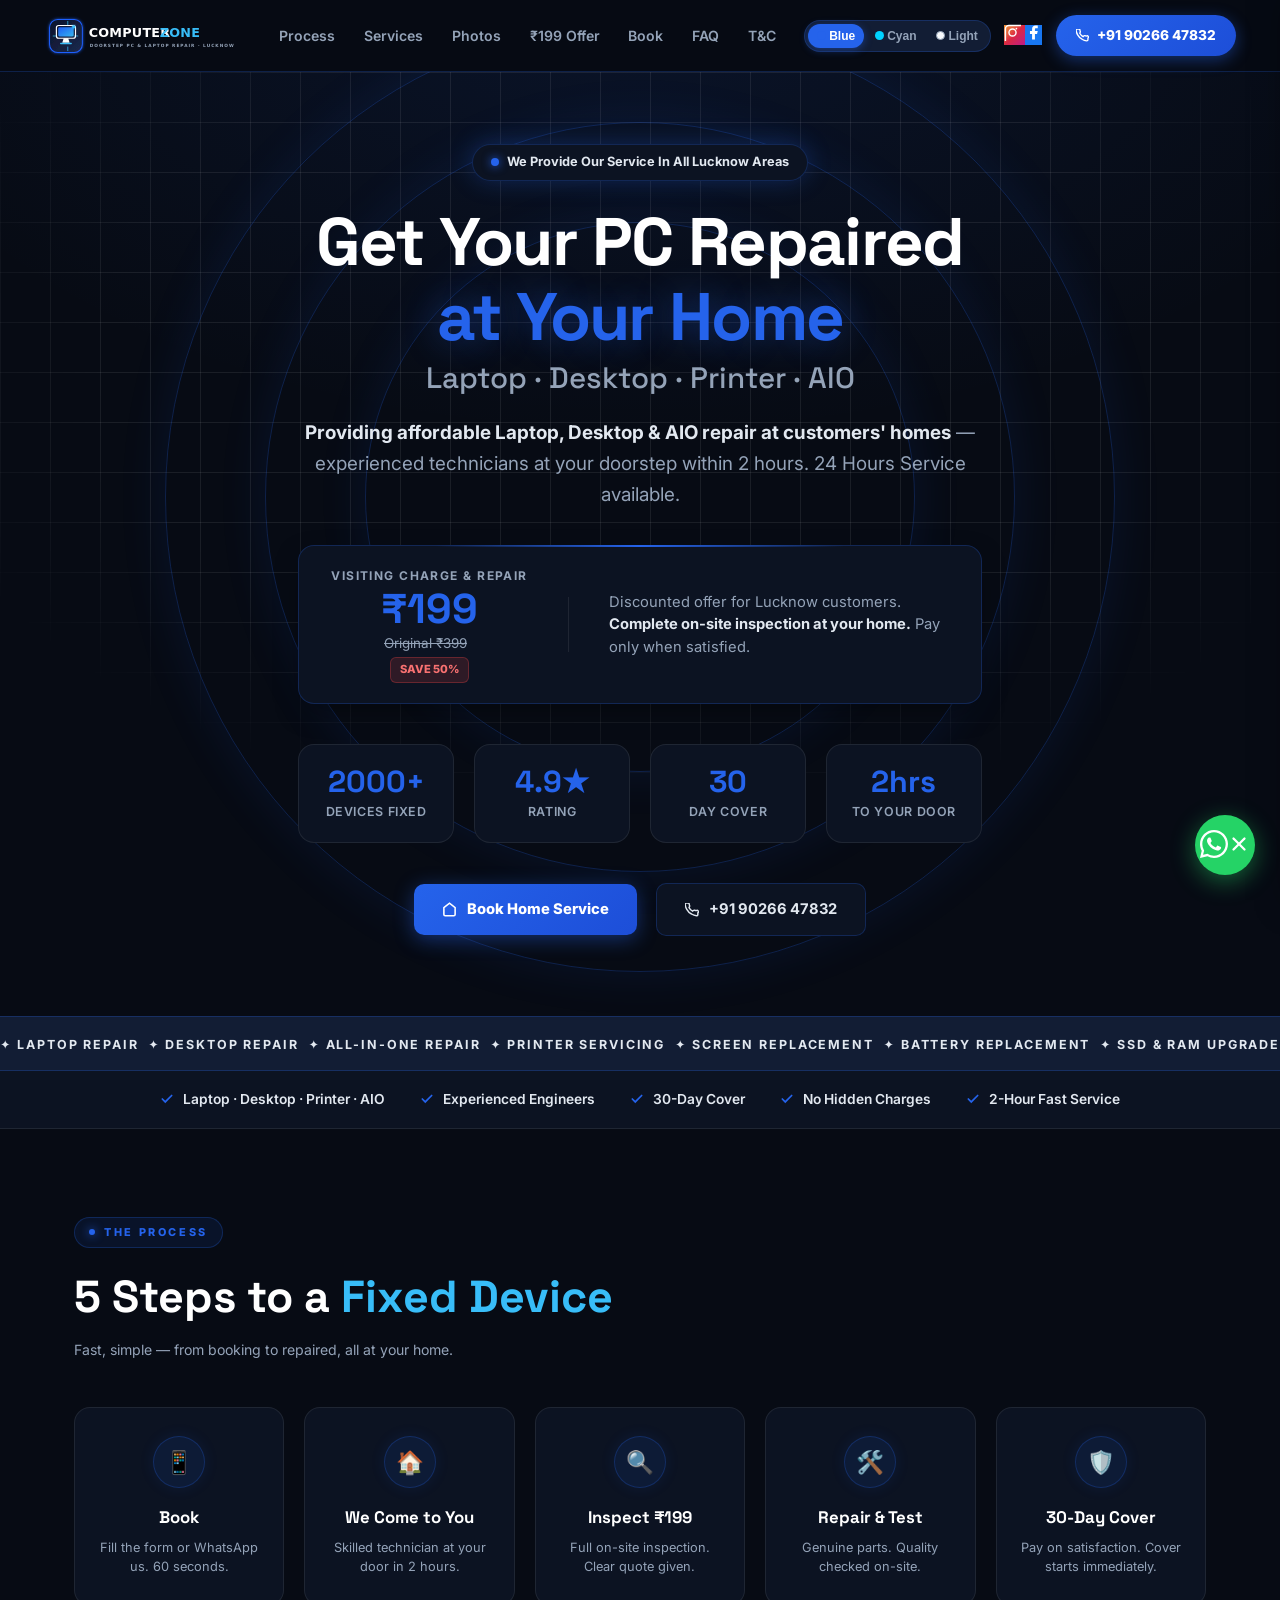
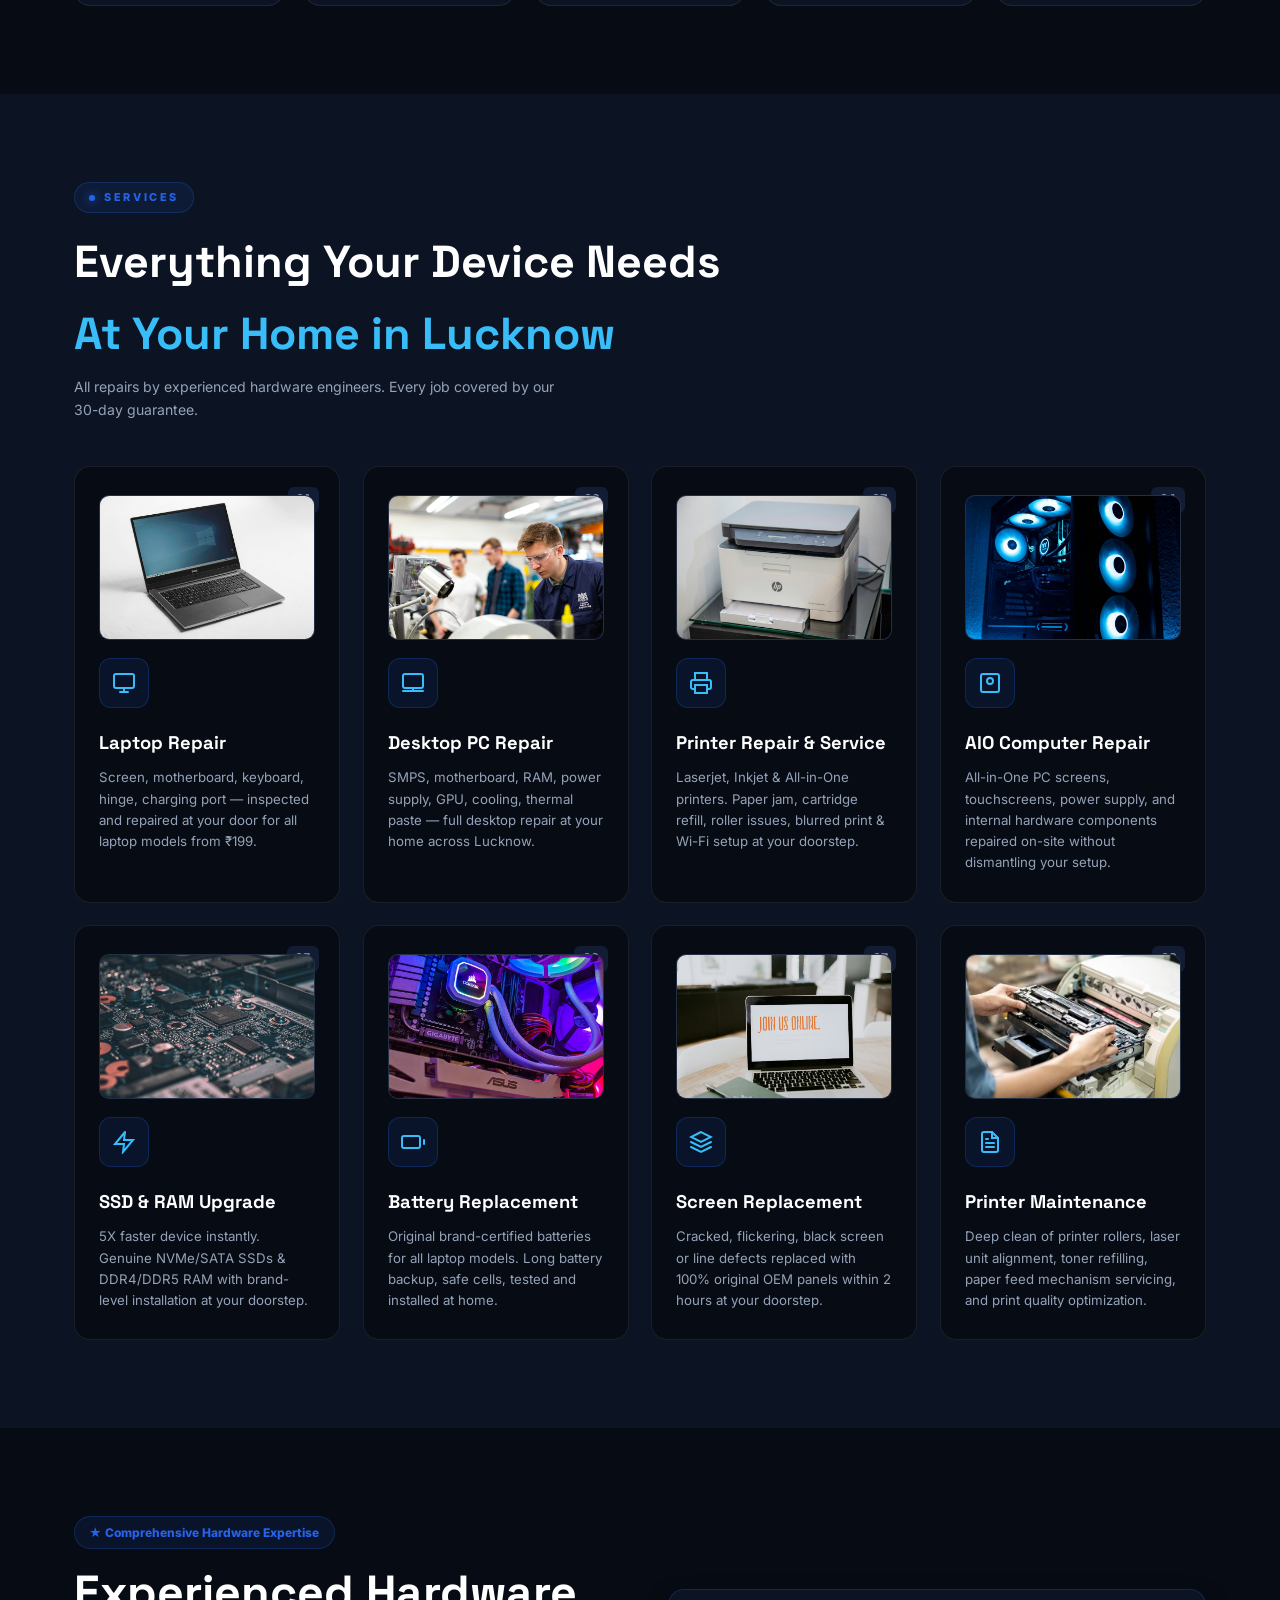
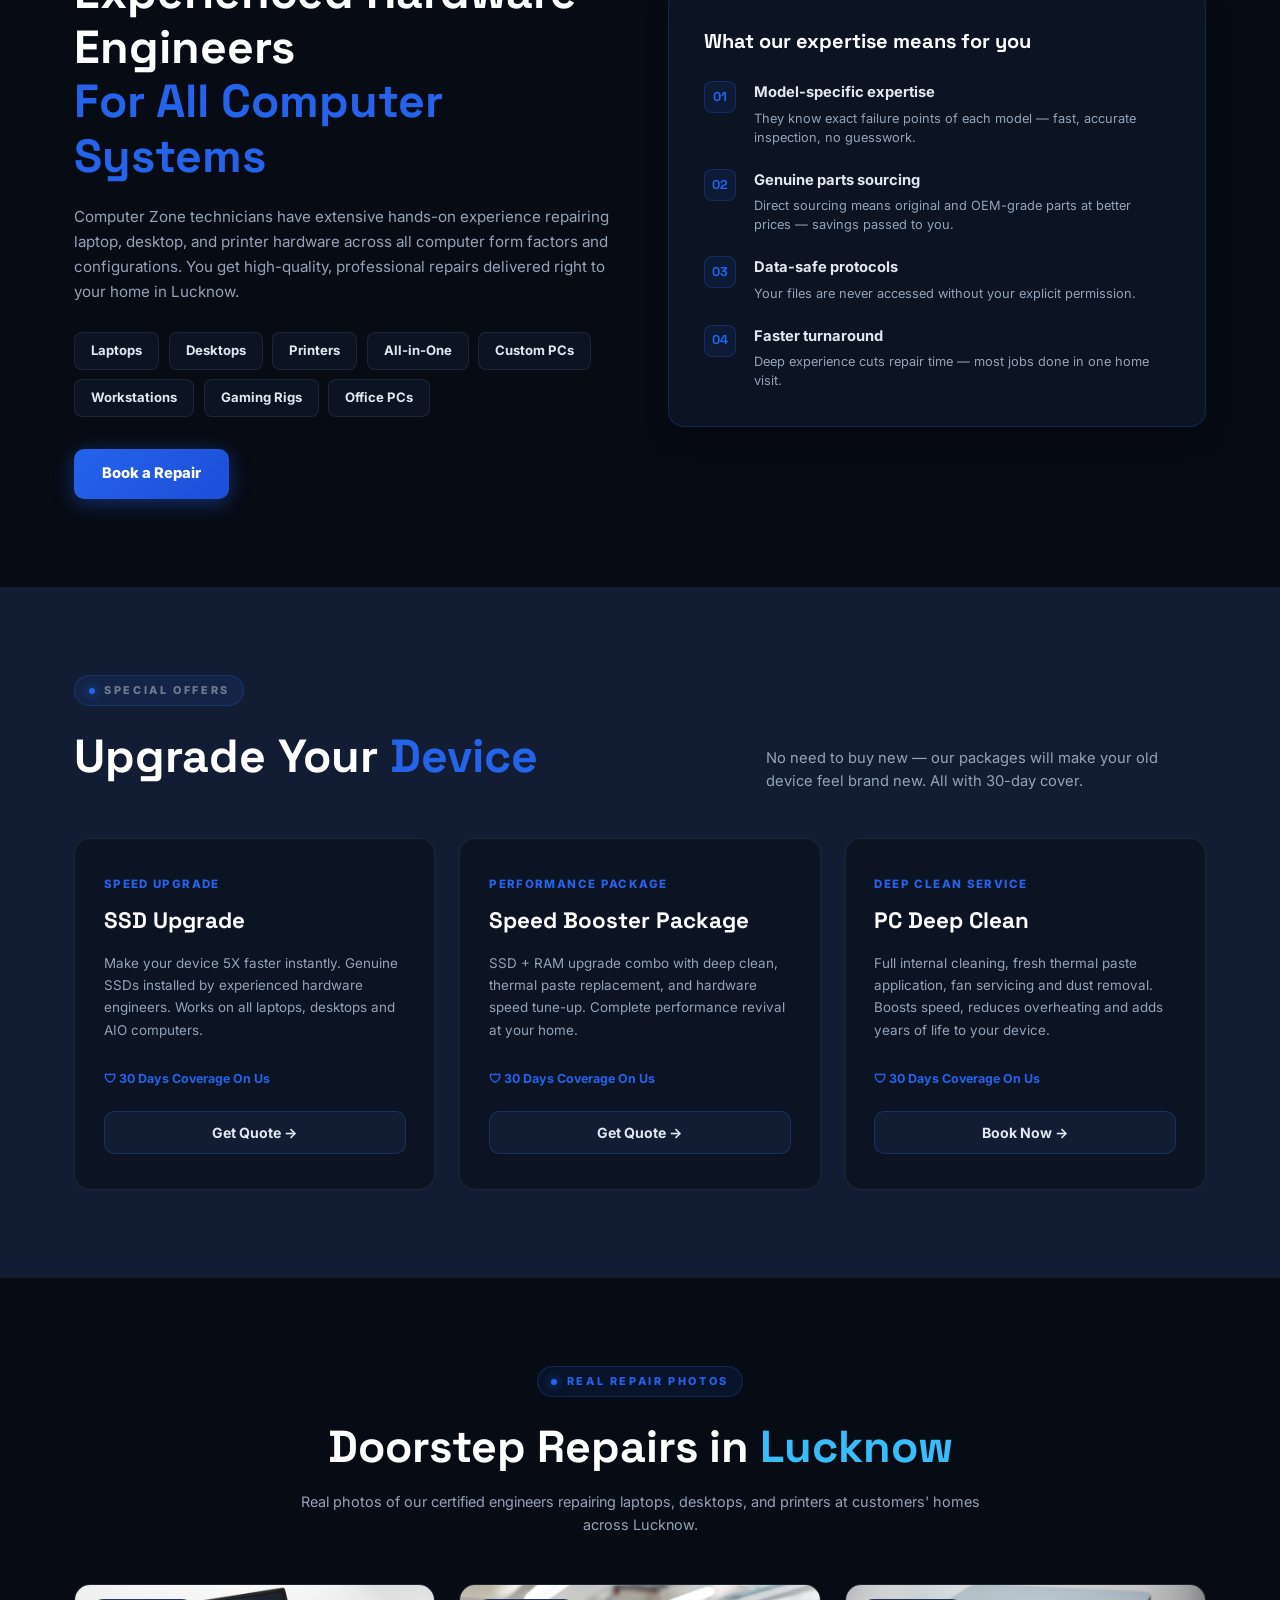
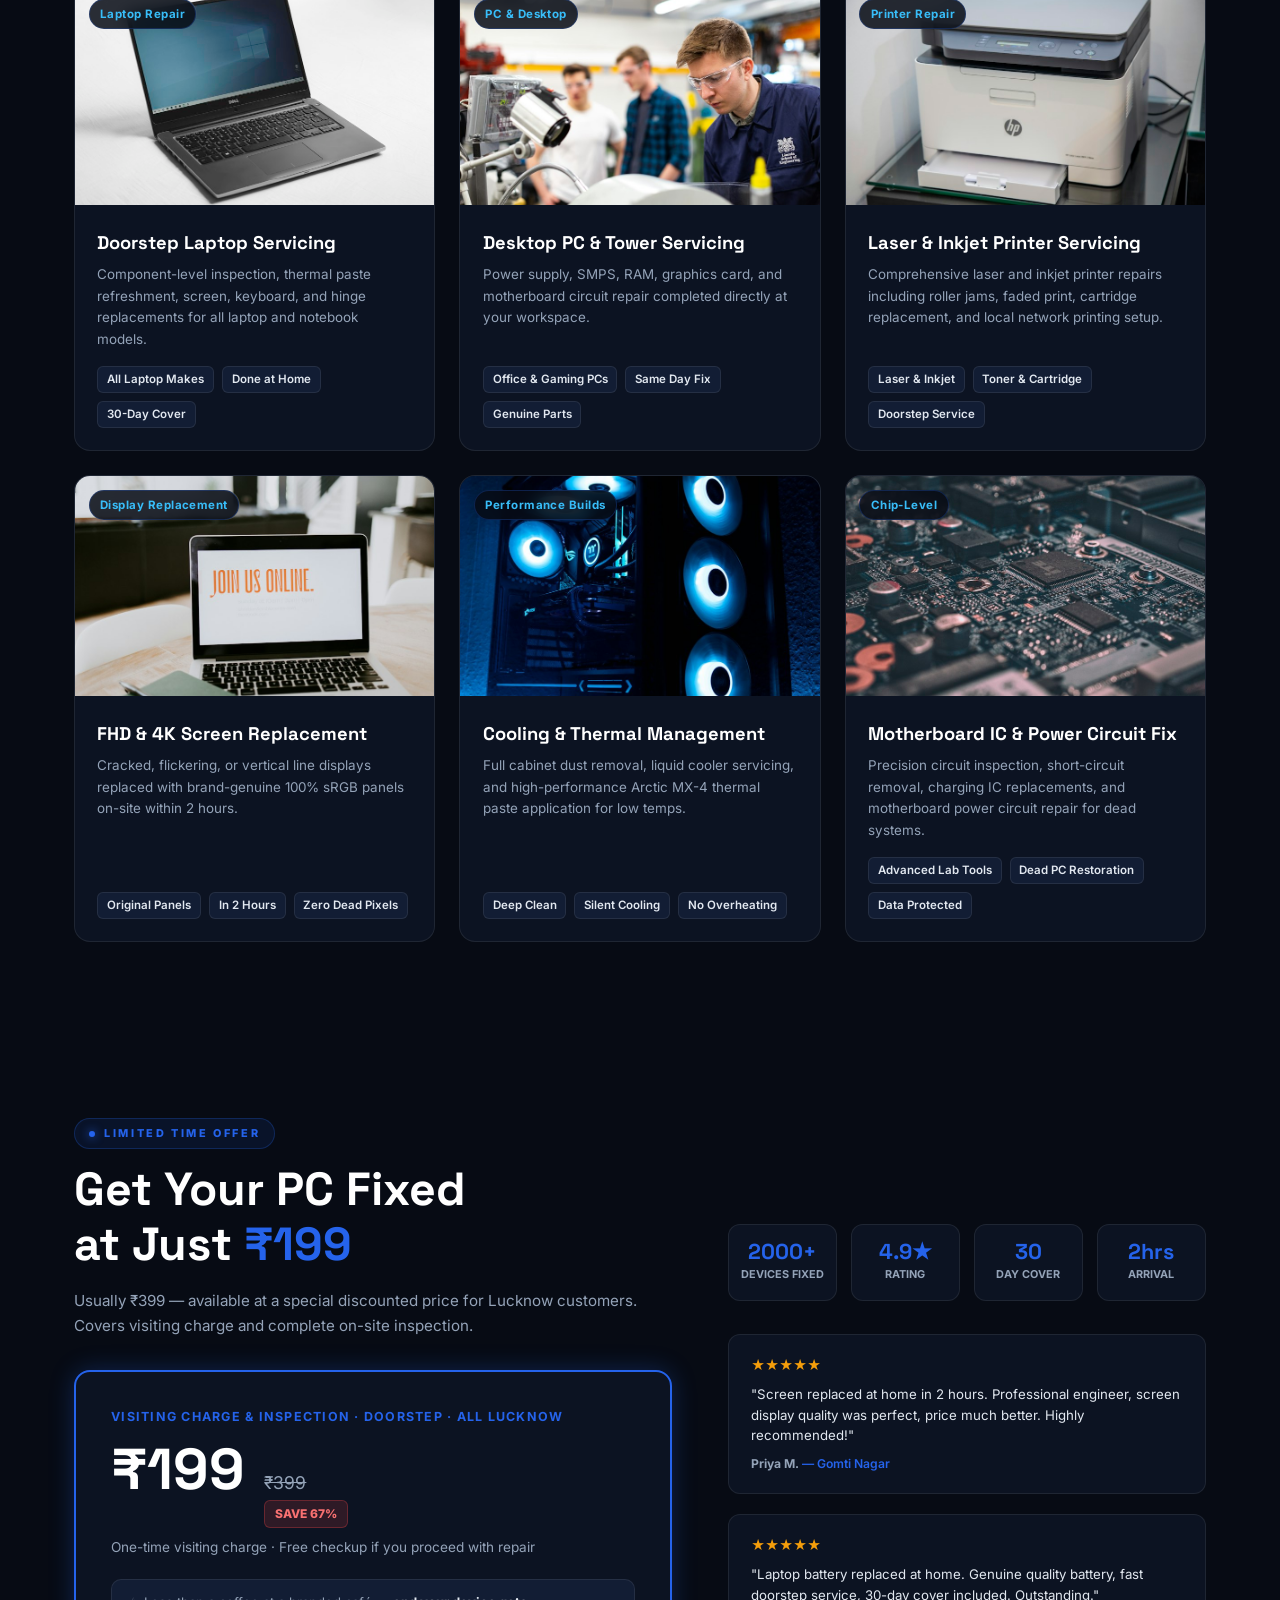
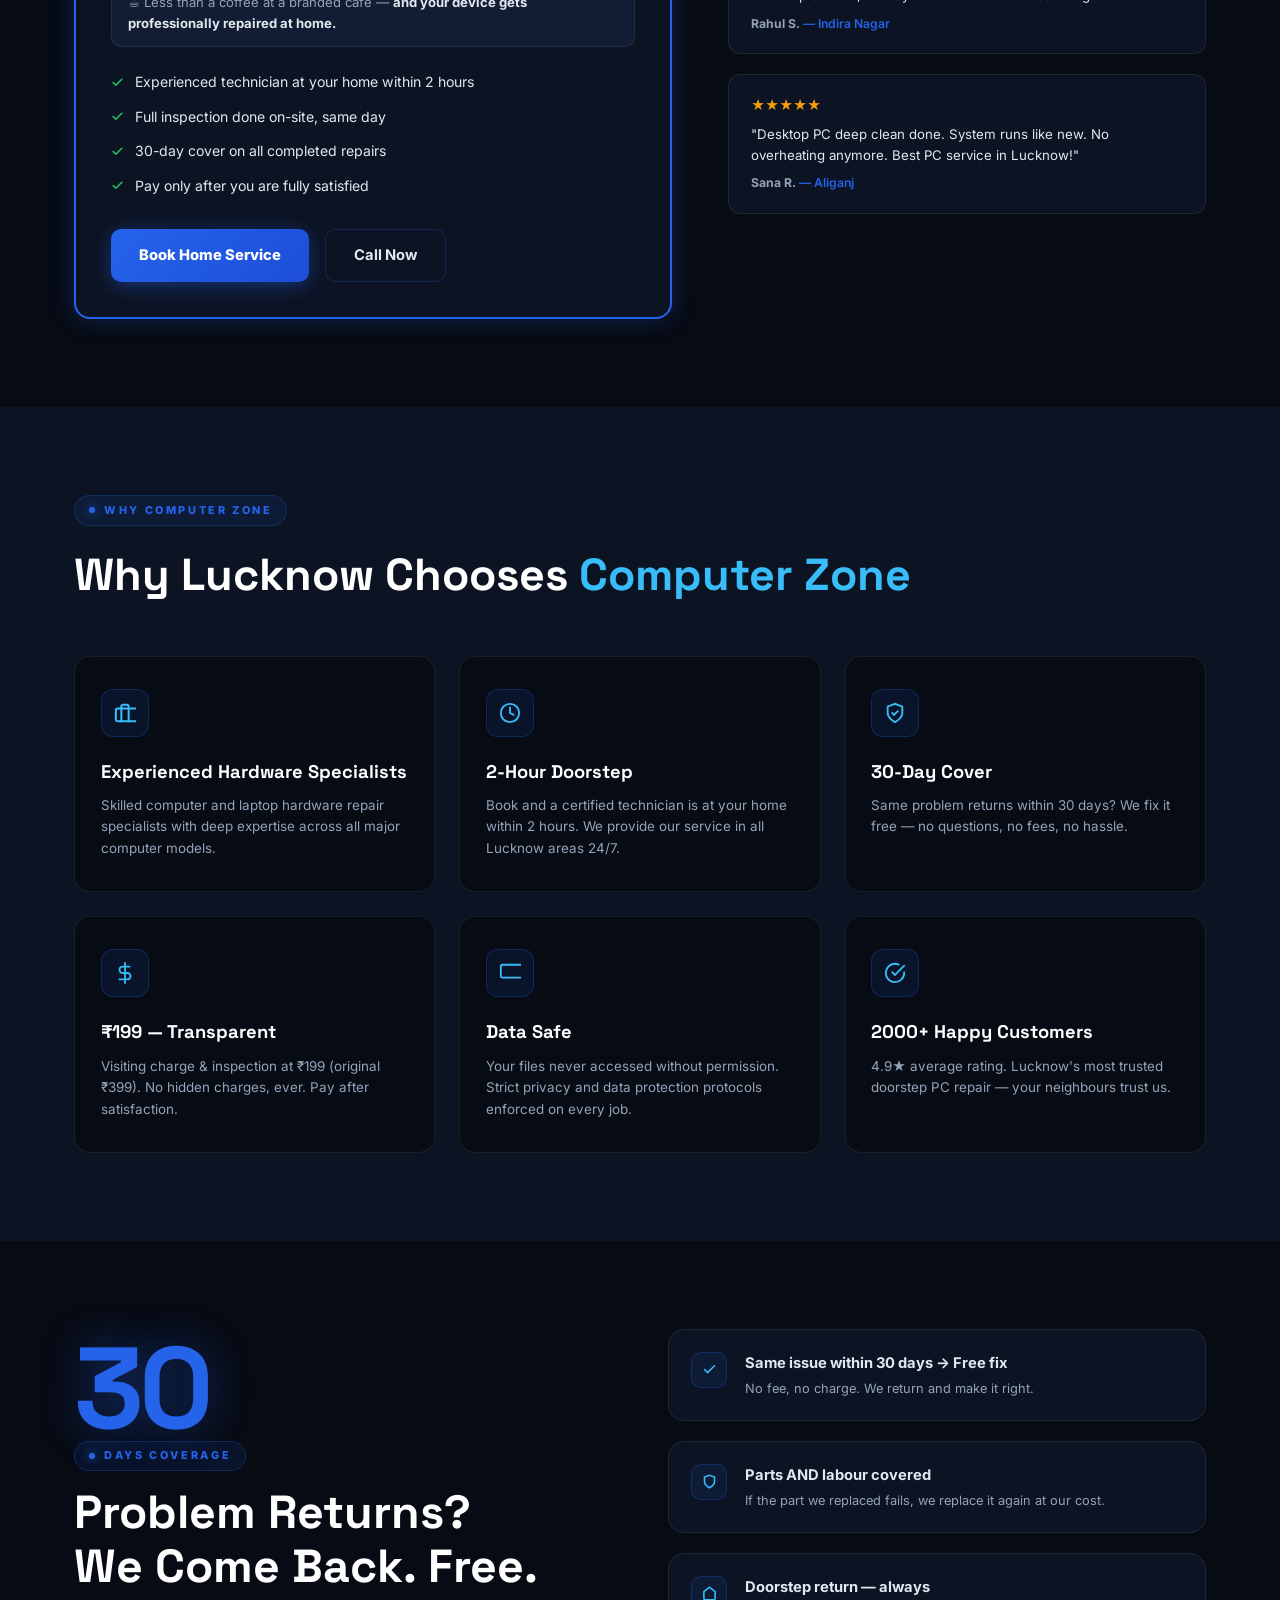
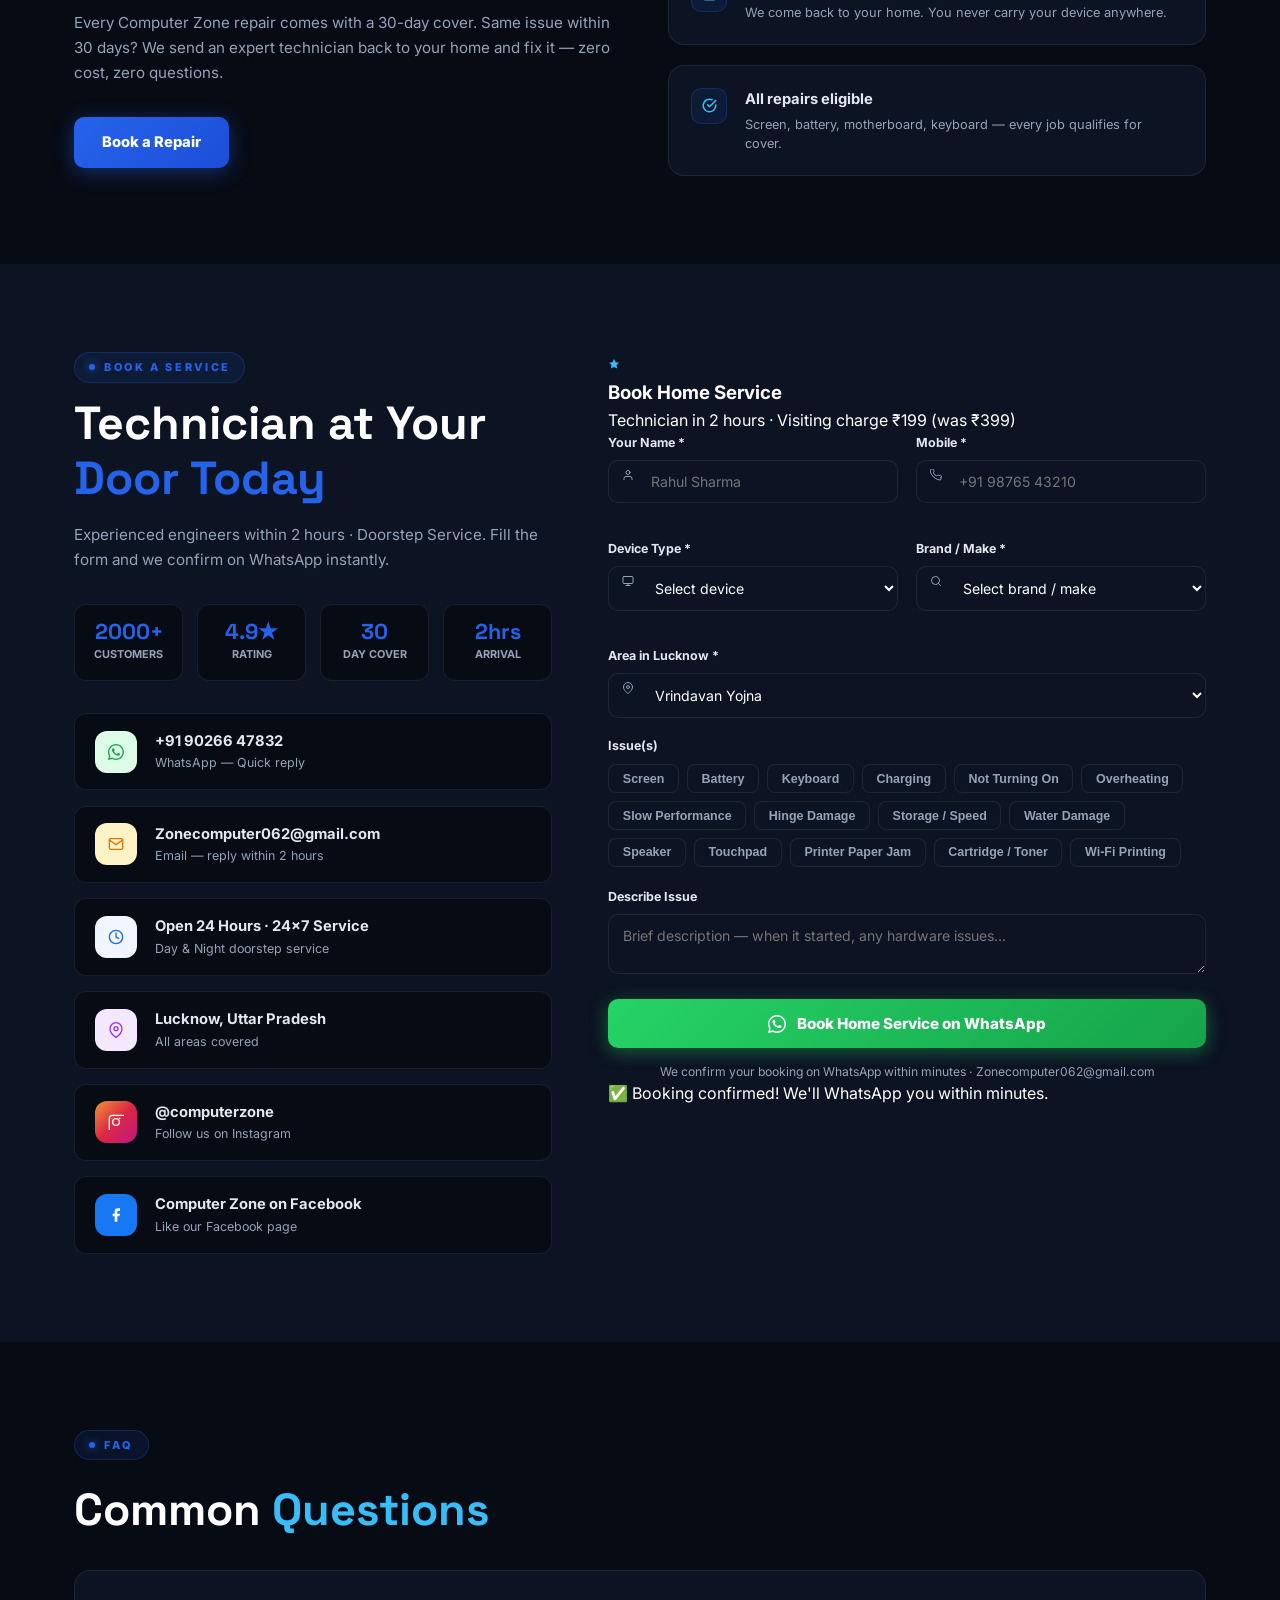
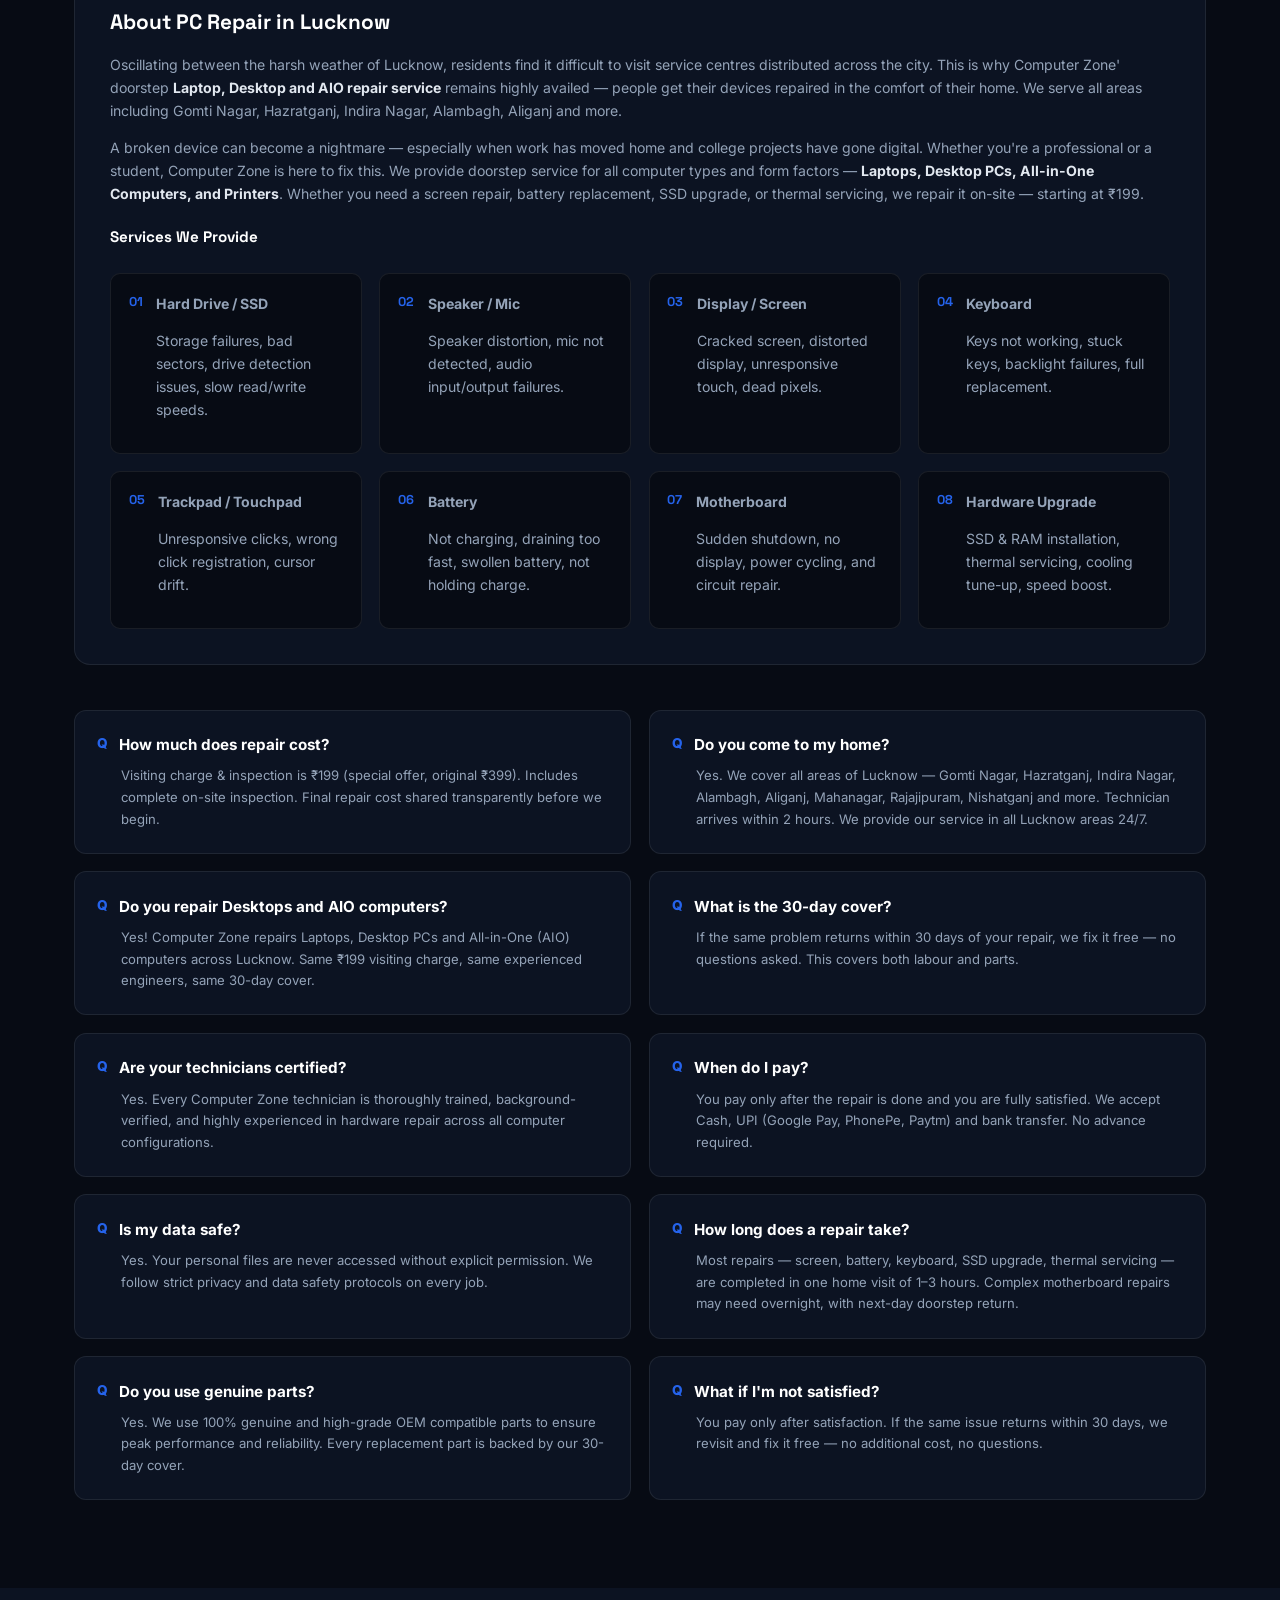
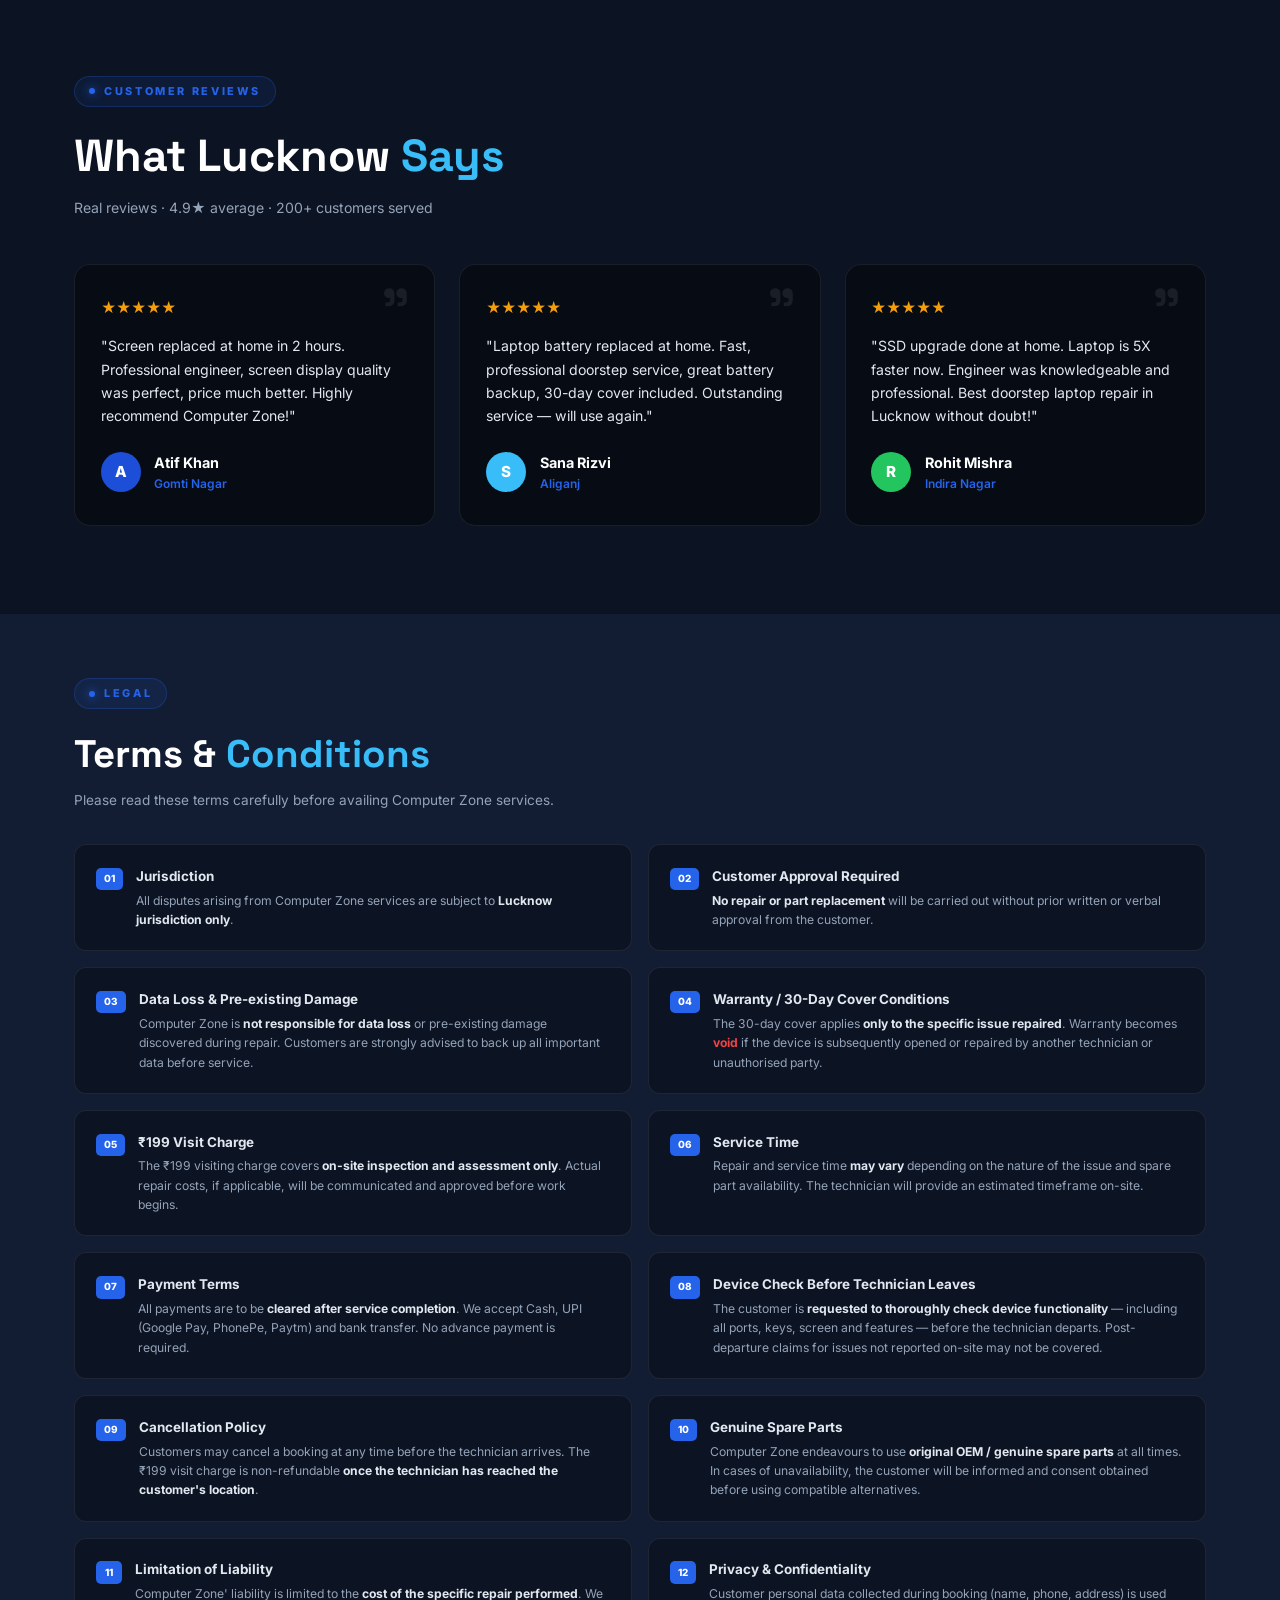
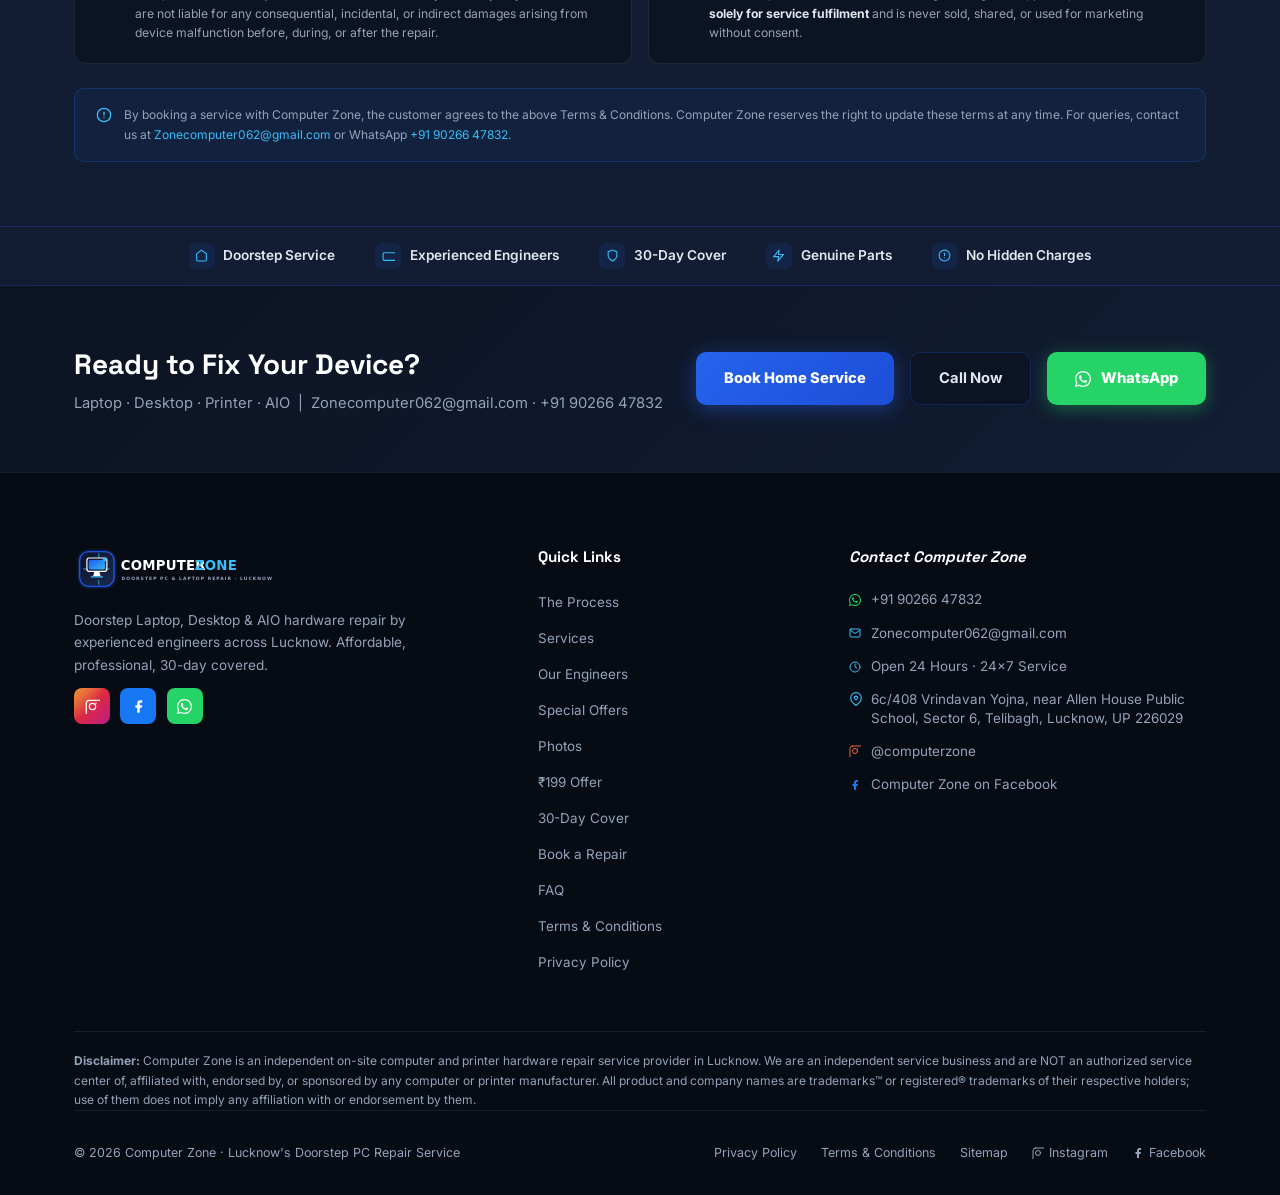
<file: index.html>
<!DOCTYPE html>
<html lang="en" itemscope itemtype="https://schema.org/LocalBusiness">
<head>
  <meta charset="UTF-8">
  <meta name="viewport" content="width=device-width, initial-scale=1.0">
  <title>Computer Zone — Doorstep Laptop, Desktop, Printer &amp; PC Repair Lucknow | ₹199</title>
  <meta name="description" content="Doorstep Laptop, Desktop, Printer &amp; PC repair in Lucknow starting at ₹199 (was ₹399). Experienced technicians at your home within 2 hours. 24 Hours Service. Call +91 90266 47832.">
  <meta name="keywords" content="laptop repair lucknow, desktop repair lucknow, printer repair lucknow, AIO repair lucknow, doorstep laptop repair lucknow, computer repair at home lucknow, computerzone, laptop repair service lucknow">
  <meta name="robots" content="index, follow">
  <link rel="canonical" href="https://thecomputerzone.in/">
  <meta name="geo.region" content="IN-UP">
  <meta name="geo.placename" content="Lucknow, Uttar Pradesh, India">
  <meta property="og:type" content="website">
  <meta property="og:url" content="https://thecomputerzone.in/">
  <meta property="og:title" content="Computer Zone — Doorstep Laptop, PC &amp; Printer Repair Lucknow | ₹199">
  <meta property="og:description" content="Laptop, Desktop, Printer &amp; PC repair at your home in Lucknow. Experienced technicians within 2 hours. 24 Hours Service. ₹199 (was ₹399). Call +91 90266 47832.">
  <meta property="og:see_also" content="https://www.instagram.com/computerzone.lucknow/">
  <meta property="og:see_also" content="https://www.facebook.com/computerzone.lucknow">
  <meta name="theme-color" content="#080B14">
  <link rel="preconnect" href="https://fonts.googleapis.com">
  <link rel="preconnect" href="https://fonts.gstatic.com" crossorigin>
  <link href="https://fonts.googleapis.com/css2?family=Inter:wght@300;400;500;600;700;800;900&family=Space+Grotesk:wght@400;500;600;700&display=swap" rel="stylesheet">

  <script type="application/ld+json">
  {
    "@context":"https://schema.org","@type":"LocalBusiness",
    "name":"Computer Zone","description":"Doorstep Laptop, Desktop, Printer and PC hardware repair in Lucknow. Experienced technicians within 2 hours. ₹199 inspection. 30-day cover.",
    "url":"https://thecomputerzone.in/","telephone":"+919026647832","email":"Zonecomputer062@gmail.com","priceRange":"₹199",
    "address":{"@type":"PostalAddress","streetAddress":"6c/408 Vrindavan Yojna, near Allen House Public School, Sector 6, Telibagh","addressLocality":"Lucknow","addressRegion":"Uttar Pradesh","postalCode":"226029","addressCountry":"IN"},
    "geo":{"@type":"GeoCoordinates","latitude":26.8467,"longitude":80.9462},
    "openingHoursSpecification":[{"@type":"OpeningHoursSpecification","dayOfWeek":["Monday","Tuesday","Wednesday","Thursday","Friday","Saturday","Sunday"],"opens":"00:00","closes":"23:59"}],
    "aggregateRating":{"@type":"AggregateRating","ratingValue":"4.9","reviewCount":"185","bestRating":"5"},
    "sameAs":["https://wa.me/919026647832","https://www.instagram.com/computerzone.lucknow/","https://www.facebook.com/computerzone.lucknow"]
  }
  </script>

  <script type="application/ld+json">
  {
    "@context":"https://schema.org","@type":"FAQPage",
    "mainEntity":[
      {"@type":"Question","name":"How much does PC repair cost at Computer Zone?","acceptedAnswer":{"@type":"Answer","text":"Computer Zone doorstep repair is ₹199 (special offer, original price ₹399). Includes visiting charge and complete on-site inspection."}},
      {"@type":"Question","name":"Do Computer Zone technicians come to my home?","acceptedAnswer":{"@type":"Answer","text":"Yes. We provide our service in all Lucknow areas. Technician arrives within 2 hours of booking with 24 Hours service."}},
      {"@type":"Question","name":"Do you repair Laptops, Desktops and Printers?","acceptedAnswer":{"@type":"Answer","text":"Yes. Computer Zone repairs Laptops, Desktop PCs, Printers (Laserjet/Inkjet) and All-in-One (AIO) computers at your doorstep across Lucknow."}},
      {"@type":"Question","name":"What is the 30-day cover?","acceptedAnswer":{"@type":"Answer","text":"If the same problem returns within 30 days, we fix it free. No questions asked."}}
    ]
  }
  </script>

  <link rel="stylesheet" href="style.css">

</head>
<body>
<a href="#main-content" class="sr-only">Skip to main content</a>

<!-- ═══ FLOATING WA WIDGET ═══ -->
<!-- ==================== FLOATING WHATSAPP QUICK BOOKING ==================== -->
<div class="wa-widget" role="complementary" aria-label="WhatsApp quick booking">
  <div class="wa-panel" id="waPanel" aria-hidden="true">
    <div class="wa-panel-head">
      <div class="wa-panel-head-icon">
        <svg width="30" height="30" viewBox="0 0 24 24" fill="white"><path d="M17.472 14.382c-.297-.149-1.758-.867-2.03-.967-.273-.099-.471-.148-.67.15-.197.297-.767.966-.94 1.164-.173.199-.347.223-.644.075-.297-.15-1.255-.463-2.39-1.475-.883-.788-1.48-1.761-1.653-2.059-.173-.297-.018-.458.13-.606.134-.133.298-.347.446-.52.149-.174.198-.298.298-.497.099-.198.05-.371-.025-.52-.075-.149-.669-1.612-.916-2.207-.242-.579-.487-.5-.669-.51-.173-.008-.371-.01-.57-.01-.198 0-.52.074-.792.372-.272.297-1.04 1.016-1.04 2.479 0 1.462 1.065 2.875 1.213 3.074.149.198 2.096 3.2 5.077 4.487.709.306 1.262.489 1.694.625.712.227 1.36.195 1.871.118.571-.085 1.758-.719 2.006-1.413.248-.694.248-1.289.173-1.413-.074-.124-.272-.198-.57-.347z"/><path d="M12 0C5.373 0 0 5.373 0 12c0 2.09.541 4.054 1.485 5.766L0 24l6.41-1.467A11.945 11.945 0 0012 24c6.627 0 12-5.373 12-12S18.627 0 12 0zm0 22c-1.885 0-3.656-.502-5.186-1.378l-.371-.22-3.805.871.908-3.71-.242-.383A9.944 9.944 0 012 12C2 6.477 6.477 2 12 2s10 4.477 10 10-4.477 10-10 10z"/></svg>
      </div>
      <div class="wa-panel-head-text"><h4>Book a Repair</h4><p>Usually replies in minutes</p></div>
      <button class="wa-panel-close" onclick="toggleWA()" aria-label="Close">
        <svg width="16" height="16" viewBox="0 0 24 24" fill="none" stroke="currentColor" stroke-width="2.5" stroke-linecap="round"><line x1="18" y1="6" x2="6" y2="18"/><line x1="6" y1="6" x2="18" y2="18"/></svg>
      </button>
    </div>
    <div class="wa-panel-body">
      <div class="wa-fg"><label for="wf-name">Your Name *</label><input type="text" id="wf-name" placeholder="e.g. Rahul Sharma" autocomplete="name"></div>
      <div class="wa-fg"><label for="wf-phone">Mobile Number *</label><input type="tel" id="wf-phone" placeholder="+91 98765 43210" autocomplete="tel"></div>
      <div class="wa-fg"><label for="wf-device">Device Type *</label>
        <select id="wf-device"><option value="">Select device</option><option>Laptop</option><option>Desktop / PC</option><option>Printer (Laserjet / Inkjet)</option><option>All-in-One (AIO)</option></select>
      </div>
      <div class="wa-fg"><label for="wf-brand">Brand / Make *</label>
        <select id="wf-brand"><option value="">Select brand / make</option><option>Standard Laptop</option><option>Desktop / PC</option><option>Laser / Inkjet Printer</option><option>All-in-One PC</option><option>Other Make</option></select>
      </div>
      <div class="wa-fg"><label for="wf-area">Area in Lucknow *</label>
        <select id="wf-area"><option value="">Select area</option><option selected>Vrindavan Yojna</option><option>Telibagh</option><option>Sector 6, Vrindavan</option><option>Hazratganj</option><option>Gomti Nagar</option><option>Indira Nagar</option><option>Alambagh</option><option>Aliganj</option><option>Mahanagar</option><option>Rajajipuram</option><option>Chinhat</option><option>Vibhuti Khand</option><option>Nishatganj</option><option>Charbagh</option><option>Aminabad</option><option>Lalbagh</option><option>Jankipuram</option><option>Other Area</option></select>
      </div>
      <div class="wa-fg"><label for="wf-issue">Issue</label><textarea id="wf-issue" placeholder="Briefly describe the problem..."></textarea></div>
      <button class="wa-submit" onclick="submitWA()">
        <svg width="18" height="18" viewBox="0 0 24 24" fill="white"><path d="M17.472 14.382c-.297-.149-1.758-.867-2.03-.967-.273-.099-.471-.148-.67.15-.197.297-.767.966-.94 1.164-.173.199-.347.223-.644.075-.297-.15-1.255-.463-2.39-1.475-.883-.788-1.48-1.761-1.653-2.059-.173-.297-.018-.458.13-.606.134-.133.298-.347.446-.52.149-.174.198-.298.298-.497.099-.198.05-.371-.025-.52-.075-.149-.669-1.612-.916-2.207-.242-.579-.487-.5-.669-.51-.173-.008-.371-.01-.57-.01-.198 0-.52.074-.792.372-.272.297-1.04 1.016-1.04 2.479 0 1.462 1.065 2.875 1.213 3.074.149.198 2.096 3.2 5.077 4.487.709.306 1.262.489 1.694.625.712.227 1.36.195 1.871.118.571-.085 1.758-.719 2.006-1.413.248-.694.248-1.289.173-1.413-.074-.124-.272-.198-.57-.347z"/><path d="M12 0C5.373 0 0 5.373 0 12c0 2.09.541 4.054 1.485 5.766L0 24l6.41-1.467A11.945 11.945 0 0012 24c6.627 0 12-5.373 12-12S18.627 0 12 0zm0 22c-1.885 0-3.656-.502-5.186-1.378l-.371-.22-3.805.871.908-3.71-.242-.383A9.944 9.944 0 012 12C2 6.477 6.477 2 12 2s10 4.477 10 10-4.477 10-10 10z"/></svg>
        Send on WhatsApp
      </button>
      <div class="wa-success" id="waSuccess">✅ Sent! We'll reply within minutes.</div>
    </div>
  </div>
  <button class="wa-trigger" id="waTrigger" onclick="toggleWA()" aria-label="Open WhatsApp booking">
    <span class="wa-icon-open"><svg width="28" height="28" viewBox="0 0 24 24" fill="white"><path d="M17.472 14.382c-.297-.149-1.758-.867-2.03-.967-.273-.099-.471-.148-.67.15-.197.297-.767.966-.94 1.164-.173.199-.347.223-.644.075-.297-.15-1.255-.463-2.39-1.475-.883-.788-1.48-1.761-1.653-2.059-.173-.297-.018-.458.13-.606.134-.133.298-.347.446-.52.149-.174.198-.298.298-.497.099-.198.05-.371-.025-.52-.075-.149-.669-1.612-.916-2.207-.242-.579-.487-.5-.669-.51-.173-.008-.371-.01-.57-.01-.198 0-.52.074-.792.372-.272.297-1.04 1.016-1.04 2.479 0 1.462 1.065 2.875 1.213 3.074.149.198 2.096 3.2 5.077 4.487.709.306 1.262.489 1.694.625.712.227 1.36.195 1.871.118.571-.085 1.758-.719 2.006-1.413.248-.694.248-1.289.173-1.413-.074-.124-.272-.198-.57-.347z"/><path d="M12 0C5.373 0 0 5.373 0 12c0 2.09.541 4.054 1.485 5.766L0 24l6.41-1.467A11.945 11.945 0 0012 24c6.627 0 12-5.373 12-12S18.627 0 12 0zm0 22c-1.885 0-3.656-.502-5.186-1.378l-.371-.22-3.805.871.908-3.71-.242-.383A9.944 9.944 0 012 12C2 6.477 6.477 2 12 2s10 4.477 10 10-4.477 10-10 10z"/></svg></span>
    <span class="wa-icon-close"><svg width="22" height="22" viewBox="0 0 24 24" fill="none" stroke="white" stroke-width="2.5" stroke-linecap="round"><line x1="18" y1="6" x2="6" y2="18"/><line x1="6" y1="6" x2="18" y2="18"/></svg></span>
  </button>
</div>

<!-- ═══ NAV ═══ -->
<!-- ==================== HEADER & NAVIGATION ==================== -->
<header role="banner">
  <nav class="nav" role="navigation" aria-label="Main navigation">
    <div class="container">
      <div class="nav-inner">
        <div class="nav-leading">
          <button type="button" class="nav-menu-btn" id="navMenuBtn" aria-controls="navDrawer" aria-expanded="false" aria-label="Open menu">
            <svg class="nav-menu-icon" width="22" height="22" viewBox="0 0 24 24" fill="none" stroke="currentColor" stroke-width="2" stroke-linecap="round" aria-hidden="true">
              <line class="nav-menu-line" x1="3" y1="6" x2="21" y2="6"/>
              <line class="nav-menu-line" x1="3" y1="12" x2="21" y2="12"/>
              <line class="nav-menu-line" x1="3" y1="18" x2="21" y2="18"/>
            </svg>
          </button>
          <a href="/" class="nav-logo" aria-label="Computer Zone" itemprop="url">
            <img src="logo.svg" onerror="this.onerror=null;this.src='logo.png'" alt="Computer Zone — Doorstep PC Repair Lucknow" height="46" style="height:46px;width:auto;display:block" itemprop="logo">
          </a>
        </div>
        <ul class="nav-links" role="list">
          <li><a href="#how">Process</a></li>
          <li><a href="#services">Services</a></li>
          <li><a href="#gallery">Photos</a></li>
          <li><a href="#pricing">₹199 Offer</a></li>
          <li><a href="#booking">Book</a></li>
          <li><a href="#faq">FAQ</a></li>
          <li><a href="#tnc">T&amp;C</a></li>
        </ul>
        <div class="nav-actions">
          <!-- Theme Switcher GUI -->
          <div class="theme-switch-wrap" role="group" aria-label="Theme options">
            <button type="button" class="theme-btn active" data-set-theme="blue" onclick="setTheme('blue')" title="Electric Royal Blue Theme">
              <span style="display:inline-block;width:9px;height:9px;border-radius:50%;background:#2563EB"></span>
              Blue
            </button>
            <button type="button" class="theme-btn" data-set-theme="cyan" onclick="setTheme('cyan')" title="Neon Cyan Theme">
              <span style="display:inline-block;width:9px;height:9px;border-radius:50%;background:#00D2FF"></span>
              Cyan
            </button>
            <button type="button" class="theme-btn" data-set-theme="light" onclick="setTheme('light')" title="Platinum Light Theme">
              <span style="display:inline-block;width:9px;height:9px;border-radius:50%;background:#F8FAFC;border:1px solid #94A3B8"></span>
              Light
            </button>
          </div>
          <div class="nav-actions-social">
            <a href="https://www.instagram.com/computerzone.lucknow/" target="_blank" rel="noopener" class="nav-icon-btn" aria-label="Computer Zone on Instagram" style="background:linear-gradient(135deg,#f09433,#e6683c,#dc2743,#cc2366,#bc1888)">
              <svg width="17" height="17" viewBox="0 0 24 24" fill="none" stroke="white" stroke-width="2" stroke-linecap="round"><rect x="2" y="2" width="30" height="30" rx="5"/><circle cx="12" cy="12" r="5"/><circle cx="17.5" cy="6.5" r="1.2" fill="white" stroke="none"/></svg>
            </a>
            <a href="https://www.facebook.com/computerzone.lucknow" target="_blank" rel="noopener" class="nav-icon-btn" aria-label="Computer Zone on Facebook" style="background:#1877F2">
              <svg width="17" height="17" viewBox="0 0 24 24" fill="white"><path d="M18 2h-3a5 5 0 00-5 5v3H7v4h3v8h4v-8h3l1-4h-4V7a1 1 0 011-1h3z"/></svg>
            </a>
          </div>
          <a href="tel:+919026647832" class="nav-cta">
            <svg width="13" height="13" viewBox="0 0 24 24" fill="none" stroke="currentColor" stroke-width="2.5" stroke-linecap="round"><path d="M22 16.92v3a2 2 0 01-2.18 2 19.79 19.79 0 01-8.63-3.07A19.5 19.5 0 013.07 10.8 19.79 19.79 0 01.22 2.18 2 2 0 012.18 0h3a2 2 0 012 1.72c.127.96.361 1.903.7 2.81a2 2 0 01-.45 2.11L6.91 7.91a16 16 0 006.16 6.16l1.27-1.27a2 2 0 012.11-.45c.907.339 1.85.573 2.81.7A2 2 0 0122 16.92z"/></svg>
            +91 90266 47832
          </a>
        </div>
      </div>
    </div>
  </nav>
  <div class="nav-overlay" id="navOverlay" hidden></div>
  <aside class="nav-drawer" id="navDrawer" aria-hidden="true" aria-label="Mobile navigation">
    <div class="nav-drawer-head">
      <span class="nav-drawer-title">Menu</span>
      <button type="button" class="nav-drawer-close" id="navDrawerClose" aria-label="Close menu">
        <svg width="18" height="18" viewBox="0 0 24 24" fill="none" stroke="currentColor" stroke-width="2.5" stroke-linecap="round" aria-hidden="true"><line x1="18" y1="6" x2="6" y2="18"/><line x1="6" y1="6" x2="18" y2="18"/></svg>
      </button>
    </div>
    <ul class="nav-drawer-links" role="list">
      <li><a href="#how">Process</a></li>
      <li><a href="#services">Services</a></li>
      <li><a href="#gallery">Photos</a></li>
          <li><a href="#pricing">₹199 Offer</a></li>
      <li><a href="#booking">Book</a></li>
      <li><a href="#faq">FAQ</a></li>
      <li><a href="#tnc">T&amp;C</a></li>
    </ul>
    <div style="padding-top:1rem;border-top:1px solid var(--border2)">
      <p style="font-size:.75rem;font-weight:700;color:var(--muted);text-transform:uppercase;letter-spacing:.08em;margin-bottom:.55rem">Select Theme</p>
      <div class="theme-switch-wrap" style="width:100%;justify-content:space-between">
        <button type="button" class="theme-btn active" data-set-theme="blue" onclick="setTheme('blue');setNavDrawer(false)">🔵 Blue</button>
        <button type="button" class="theme-btn" data-set-theme="cyan" onclick="setTheme('cyan');setNavDrawer(false)">⚡ Cyan</button>
        <button type="button" class="theme-btn" data-set-theme="light" onclick="setTheme('light');setNavDrawer(false)">☀️ Light</button>
      </div>
    </div>
    <div class="nav-drawer-social">
      <a href="https://www.instagram.com/computerzone.lucknow/" target="_blank" rel="noopener" class="nav-icon-btn" aria-label="Computer Zone on Instagram" style="background:linear-gradient(135deg,#f09433,#e6683c,#dc2743,#cc2366,#bc1888)">
        <svg width="17" height="17" viewBox="0 0 24 24" fill="none" stroke="white" stroke-width="2" stroke-linecap="round"><rect x="2" y="2" width="30" height="30" rx="5"/><circle cx="12" cy="12" r="5"/><circle cx="17.5" cy="6.5" r="1.2" fill="white" stroke="none"/></svg>
      </a>
      <a href="https://www.facebook.com/computerzone.lucknow" target="_blank" rel="noopener" class="nav-icon-btn" aria-label="Computer Zone on Facebook" style="background:#1877F2">
        <svg width="17" height="17" viewBox="0 0 24 24" fill="white"><path d="M18 2h-3a5 5 0 00-5 5v3H7v4h3v8h4v-8h3l1-4h-4V7a1 1 0 011-1h3z"/></svg>
      </a>
    </div>
  </aside>
</header>

<main id="main-content" role="main">

<!-- ═══ HERO ═══ -->
<!-- ==================== HERO SECTION ==================== -->
<section class="hero" id="home" aria-label="Computer Zone doorstep PC repair Lucknow">
  <div class="hero-bg" aria-hidden="true"></div>
  <div class="hero-grid" aria-hidden="true"></div>
  <div class="hero-ring" style="width:550px;height:550px" aria-hidden="true"></div>
  <div class="hero-ring" style="width:750px;height:750px;animation-delay:1.2s" aria-hidden="true"></div>
  <div class="hero-ring" style="width:950px;height:950px;animation-delay:2.4s" aria-hidden="true"></div>
  <div class="hero-content">
    <div class="hero-badge"><span class="hbdot"></span>We Provide Our Service In All Lucknow Areas</div>
    <h1>Get Your PC Repaired<br><span class="blue">at Your Home</span><br><span class="thin">Laptop · Desktop · Printer · AIO</span></h1>
    <p class="hero-mission"><strong>Providing affordable Laptop, Desktop &amp; AIO repair at customers' homes</strong> — experienced technicians at your doorstep within 2 hours. 24 Hours Service available.</p>

    <!-- Price strip -->
    <div class="hero-price-strip">
      <div>
        <div class="hps-label">Visiting Charge &amp; Repair</div>
        <div class="hps-price-now">₹199</div>
        <div class="hps-price-was">Original ₹399</div>
        <span class="hps-save">SAVE 50%</span>
      </div>
      <div class="hps-div"></div>
      <div class="hps-desc">Discounted offer for Lucknow customers. <strong>Complete on-site inspection at your home.</strong> Pay only when satisfied.</div>
    </div>

    <div class="hero-stats">
      <div class="hstat"><div class="hstat-num">2000+</div><div class="hstat-label">Devices Fixed</div></div>
      <div class="hstat"><div class="hstat-num">4.9★</div><div class="hstat-label">Rating</div></div>
      <div class="hstat"><div class="hstat-num">30</div><div class="hstat-label">Day Cover</div></div>
      <div class="hstat"><div class="hstat-num">2hrs</div><div class="hstat-label">To Your Door</div></div>
    </div>
    <div class="hero-btns">
      <a href="#booking" class="btn btn-blue">
        <svg width="15" height="15" viewBox="0 0 24 24" fill="none" stroke="white" stroke-width="2.5" stroke-linecap="round"><path d="M3 9l9-7 9 7v11a2 2 0 01-2 2H5a2 2 0 01-2-2z"/></svg>
        Book Home Service
      </a>
      <a href="tel:+919026647832" class="btn btn-ghost">
        <svg width="14" height="14" viewBox="0 0 24 24" fill="none" stroke="currentColor" stroke-width="2.5" stroke-linecap="round"><path d="M22 16.92v3a2 2 0 01-2.18 2 19.79 19.79 0 01-8.63-3.07A19.5 19.5 0 013.07 10.8 19.79 19.79 0 01.22 2.18 2 2 0 012.18 0h3a2 2 0 012 1.72c.127.96.361 1.903.7 2.81a2 2 0 01-.45 2.11L6.91 7.91a16 16 0 006.16 6.16l1.27-1.27a2 2 0 012.11-.45c.907.339 1.85.573 2.81.7A2 2 0 0122 16.92z"/></svg>
        +91 90266 47832
      </a>
    </div>
  </div>
</section>

<!-- MARQUEE -->
<!-- ==================== SERVICE CAPABILITIES STRIP ==================== -->
<div class="marquee"><span class="marquee-inner" aria-hidden="true">✦ LAPTOP REPAIR &nbsp;✦ DESKTOP REPAIR &nbsp;✦ ALL-IN-ONE REPAIR &nbsp;✦ PRINTER SERVICING &nbsp;✦ SCREEN REPLACEMENT &nbsp;✦ BATTERY REPLACEMENT &nbsp;✦ SSD &amp; RAM UPGRADE &nbsp;✦ MOTHERBOARD CIRCUIT REPAIR &nbsp;✦ PC DEEP CLEAN &nbsp;✦ DOORSTEP SERVICE &nbsp;&nbsp;&nbsp;✦ LAPTOP REPAIR &nbsp;✦ DESKTOP REPAIR &nbsp;✦ ALL-IN-ONE REPAIR &nbsp;✦ PRINTER SERVICING &nbsp;✦ SCREEN REPLACEMENT &nbsp;✦ BATTERY REPLACEMENT &nbsp;✦ SSD &amp; RAM UPGRADE &nbsp;✦ MOTHERBOARD CIRCUIT REPAIR &nbsp;✦ PC DEEP CLEAN &nbsp;✦ DOORSTEP SERVICE &nbsp;&nbsp;&nbsp;</span></div>

<!-- TRUST STRIP -->
<!-- ==================== TRUST BADGES STRIP ==================== -->
<div class="trust-strip"><div class="trust-inner">
  <div class="ti"><svg class="ti-check" width="14" height="14" viewBox="0 0 24 24" fill="none" stroke="currentColor" stroke-width="3" stroke-linecap="round"><polyline points="20 6 9 17 4 12"/></svg>Laptop · Desktop · Printer · AIO</div>
  <div class="ti"><svg class="ti-check" width="14" height="14" viewBox="0 0 24 24" fill="none" stroke="currentColor" stroke-width="3" stroke-linecap="round"><polyline points="20 6 9 17 4 12"/></svg>Experienced Engineers</div>
  <div class="ti"><svg class="ti-check" width="14" height="14" viewBox="0 0 24 24" fill="none" stroke="currentColor" stroke-width="3" stroke-linecap="round"><polyline points="20 6 9 17 4 12"/></svg>30-Day Cover</div>
  <div class="ti"><svg class="ti-check" width="14" height="14" viewBox="0 0 24 24" fill="none" stroke="currentColor" stroke-width="3" stroke-linecap="round"><polyline points="20 6 9 17 4 12"/></svg>No Hidden Charges</div>
  <div class="ti"><svg class="ti-check" width="14" height="14" viewBox="0 0 24 24" fill="none" stroke="currentColor" stroke-width="3" stroke-linecap="round"><polyline points="20 6 9 17 4 12"/></svg>2-Hour Fast Service</div>
</div></div>

<!-- ═══ HOW IT WORKS — 2nd position, larger icons ═══ -->
<!-- ==================== HOW IT WORKS (5 STEPS) ==================== -->
<section class="section how-section" id="how" aria-labelledby="how-h">
  <div class="container">
    <div class="eyebrow">The Process</div>
    <h2 id="how-h" style="font-family:'Space Grotesk',sans-serif;font-size:clamp(1.8rem,3.5vw,2.8rem);font-weight:700;color:var(--white);margin-bottom:.4rem">5 Steps to a <em style="color:var(--blue2);font-style:normal">Fixed Device</em></h2>
    <p style="font-size:.88rem;color:var(--muted);margin-bottom:0">Fast, simple — from booking to repaired, all at your home.</p>
    <ol class="steps-row" role="list">
      <li class="step"><div class="step-circle">📱</div><h4>Book</h4><p>Fill the form or WhatsApp us. 60 seconds.</p></li>
      <li class="step"><div class="step-circle">🏠</div><h4>We Come to You</h4><p>Skilled technician at your door in 2 hours.</p></li>
      <li class="step"><div class="step-circle">🔍</div><h4>Inspect ₹199</h4><p>Full on-site inspection. Clear quote given.</p></li>
      <li class="step"><div class="step-circle">🛠️</div><h4>Repair &amp; Test</h4><p>Genuine parts. Quality checked on-site.</p></li>
      <li class="step"><div class="step-circle">🛡️</div><h4>30-Day Cover</h4><p>Pay on satisfaction. Cover starts immediately.</p></li>
    </ol>
  </div>
</section>

<!-- ═══ SERVICES ═══ -->
<!-- ==================== SERVICES GRID ==================== -->
<section class="section services-section" id="services" aria-labelledby="svc-h">
  <div class="container">
    <div class="eyebrow">Services</div>
    <h2 id="svc-h" style="font-family:'Space Grotesk',sans-serif;font-size:clamp(1.8rem,3.5vw,2.8rem);font-weight:700;color:var(--white);margin-bottom:.4rem">Everything Your Device Needs<br><em style="color:var(--blue2);font-style:normal">At Your Home in Lucknow</em></h2>
    <p style="font-size:.88rem;color:var(--muted);max-width:500px">All repairs by experienced hardware engineers. Every job covered by our 30-day guarantee.</p>
    <div class="svc-grid" role="list">
      <!-- 01: Laptop Repair -->
      <article class="svc-card" role="listitem">
        <span class="svc-num">01</span>
        <div class="svc-card-img"><img src="images/laptop_repair.jpg" alt="Laptop repair technician working on motherboard in Lucknow" loading="lazy"></div>
        <div class="svc-icon"><svg width="24" height="24" viewBox="0 0 24 24" fill="none" stroke="var(--blue2)" stroke-width="2" stroke-linecap="round"><rect x="2" y="3" width="20" height="14" rx="2"/><line x1="8" y1="21" x2="16" y2="21"/><line x1="12" y1="17" x2="12" y2="21"/></svg></div>
        <h3>Laptop Repair</h3>
        <p>Screen, motherboard, keyboard, hinge, charging port — inspected and repaired at your door for all laptop models from ₹199.</p>
      </article>

      <!-- 02: Desktop PC Repair -->
      <article class="svc-card" role="listitem">
        <span class="svc-num">02</span>
        <div class="svc-card-img"><img src="images/pc_repair.jpg" alt="Desktop PC repair and motherboard diagnostic" loading="lazy"></div>
        <div class="svc-icon"><svg width="24" height="24" viewBox="0 0 24 24" fill="none" stroke="var(--blue2)" stroke-width="2" stroke-linecap="round"><rect x="2" y="3" width="20" height="14" rx="2"/><line x1="2" y1="20" x2="22" y2="20"/><line x1="12" y1="17" x2="12" y2="20"/></svg></div>
        <h3>Desktop PC Repair</h3>
        <p>SMPS, motherboard, RAM, power supply, GPU, cooling, thermal paste — full desktop repair at your home across Lucknow.</p>
      </article>

      <!-- 03: Printer Repair & Servicing -->
      <article class="svc-card" role="listitem">
        <span class="svc-num">03</span>
        <div class="svc-card-img"><img src="images/printer_repair.jpg" alt="Printer repair and laser printer servicing Lucknow" loading="lazy"></div>
        <div class="svc-icon"><svg width="24" height="24" viewBox="0 0 24 24" fill="none" stroke="var(--blue2)" stroke-width="2" stroke-linecap="round"><polyline points="6 9 6 2 18 2 18 9"/><path d="M6 18H4a2 2 0 0 1-2-2v-5a2 2 0 0 1 2-2h16a2 2 0 0 1 2 2v5a2 2 0 0 1-2 2h-2"/><rect x="6" y="14" width="12" height="8"/></svg></div>
        <h3>Printer Repair &amp; Service</h3>
        <p>Laserjet, Inkjet &amp; All-in-One printers. Paper jam, cartridge refill, roller issues, blurred print &amp; Wi-Fi setup at your doorstep.</p>
      </article>

      <!-- 04: AIO Computer Repair -->
      <article class="svc-card" role="listitem">
        <span class="svc-num">04</span>
        <div class="svc-card-img"><img src="images/desktop_gaming_pc.jpg" alt="All-in-one PC and custom PC build repair" loading="lazy"></div>
        <div class="svc-icon"><svg width="24" height="24" viewBox="0 0 24 24" fill="none" stroke="var(--blue2)" stroke-width="2" stroke-linecap="round"><rect x="3" y="3" width="18" height="18" rx="2"/><circle cx="12" cy="10" r="3"/><line x1="7" y1="21" x2="17" y2="21"/></svg></div>
        <h3>AIO Computer Repair</h3>
        <p>All-in-One PC screens, touchscreens, power supply, and internal hardware components repaired on-site without dismantling your setup.</p>
      </article>

      <!-- 05: SSD & RAM Upgrade -->
      <article class="svc-card" role="listitem">
        <span class="svc-num">05</span>
        <div class="svc-card-img"><img src="images/chip_level.jpg" alt="SSD RAM upgrade and chip level diagnostics" loading="lazy"></div>
        <div class="svc-icon"><svg width="24" height="24" viewBox="0 0 24 24" fill="none" stroke="var(--blue2)" stroke-width="2" stroke-linecap="round"><polyline points="13 2 3 14 12 14 11 22 21 10 12 10 13 2"/></svg></div>
        <h3>SSD &amp; RAM Upgrade</h3>
        <p>5X faster device instantly. Genuine NVMe/SATA SSDs &amp; DDR4/DDR5 RAM with brand-level installation at your doorstep.</p>
      </article>

      <!-- 06: Battery Replacement -->
      <article class="svc-card" role="listitem">
        <span class="svc-num">06</span>
        <div class="svc-card-img"><img src="images/laptop_repair_2.jpg" alt="Laptop battery replacement at home" loading="lazy"></div>
        <div class="svc-icon"><svg width="24" height="24" viewBox="0 0 24 24" fill="none" stroke="var(--blue2)" stroke-width="2" stroke-linecap="round"><rect x="1" y="6" width="18" height="12" rx="2"/><line x1="23" y1="10" x2="23" y2="14"/></svg></div>
        <h3>Battery Replacement</h3>
        <p>Original brand-certified batteries for all laptop models. Long battery backup, safe cells, tested and installed at home.</p>
      </article>

      <!-- 07: Screen Replacement -->
      <article class="svc-card" role="listitem">
        <span class="svc-num">07</span>
        <div class="svc-card-img"><img src="images/laptop_screen_repair.jpg" alt="Laptop screen replacement and display fix" loading="lazy"></div>
        <div class="svc-icon"><svg width="24" height="24" viewBox="0 0 24 24" fill="none" stroke="var(--blue2)" stroke-width="2" stroke-linecap="round"><path d="M12 2L2 7l10 5 10-5-10-5z"/><path d="M2 17l10 5 10-5"/><path d="M2 12l10 5 10-5"/></svg></div>
        <h3>Screen Replacement</h3>
        <p>Cracked, flickering, black screen or line defects replaced with 100% original OEM panels within 2 hours at your doorstep.</p>
      </article>

      <!-- 08: Printer Maintenance & Cartridge -->
      <article class="svc-card" role="listitem">
        <span class="svc-num">08</span>
        <div class="svc-card-img"><img src="images/printer_service_2.jpg" alt="Printer toner cartridge service and maintenance" loading="lazy"></div>
        <div class="svc-icon"><svg width="24" height="24" viewBox="0 0 24 24" fill="none" stroke="var(--blue2)" stroke-width="2" stroke-linecap="round"><path d="M14 2H6a2 2 0 0 0-2 2v16a2 2 0 0 0 2 2h12a2 2 0 0 0 2-2V8z"/><polyline points="14 2 14 8 20 8"/><line x1="16" y1="13" x2="8" y2="13"/><line x1="16" y1="17" x2="8" y2="17"/><polyline points="10 9 9 9 8 9"/></svg></div>
        <h3>Printer Maintenance</h3>
        <p>Deep clean of printer rollers, laser unit alignment, toner refilling, paper feed mechanism servicing, and print quality optimization.</p>
      </article>
    </div>
  </div>
</section>

<!-- ═══ EXPERIENCED HARDWARE ENGINEERS ═══ -->
<!-- ==================== EXPERIENCED HARDWARE ENGINEERS ==================== -->
<section class="section brand-section" id="brand" aria-labelledby="brand-h">
  <div class="container">
    <div class="brand-grid">
      <div>
        <div class="brand-pill">★ Comprehensive Hardware Expertise</div>
        <h2 id="brand-h" class="brand-h2">Experienced Hardware Engineers<br><em>For All Computer Systems</em></h2>
        <p class="brand-p">Computer Zone technicians have extensive hands-on experience repairing laptop, desktop, and printer hardware across all computer form factors and configurations. You get high-quality, professional repairs delivered right to your home in Lucknow.</p>
        <div class="brand-chips" role="list">
          <span class="brand-chip" role="listitem">Laptops</span><span class="brand-chip" role="listitem">Desktops</span><span class="brand-chip" role="listitem">Printers</span><span class="brand-chip" role="listitem">All-in-One</span><span class="brand-chip" role="listitem">Custom PCs</span><span class="brand-chip" role="listitem">Workstations</span><span class="brand-chip" role="listitem">Gaming Rigs</span><span class="brand-chip" role="listitem">Office PCs</span>
        </div>
        <a href="#booking" class="btn btn-blue">Book a Repair</a>
      </div>
      <div class="brand-card">
        <h3 class="bc-title">What our expertise means for you</h3>
        <div class="bc-item"><div class="bc-num">01</div><div><p class="bc-t">Model-specific expertise</p><p class="bc-p">They know exact failure points of each model — fast, accurate inspection, no guesswork.</p></div></div>
        <div class="bc-item"><div class="bc-num">02</div><div><p class="bc-t">Genuine parts sourcing</p><p class="bc-p">Direct sourcing means original and OEM-grade parts at better prices — savings passed to you.</p></div></div>
        <div class="bc-item"><div class="bc-num">03</div><div><p class="bc-t">Data-safe protocols</p><p class="bc-p">Your files are never accessed without your explicit permission.</p></div></div>
        <div class="bc-item"><div class="bc-num">04</div><div><p class="bc-t">Faster turnaround</p><p class="bc-p">Deep experience cuts repair time — most jobs done in one home visit.</p></div></div>
      </div>
    </div>
  </div>
</section>

<!-- ═══ SPECIAL UPGRADES (no refurbished, PC cleaning added) ═══ -->
<!-- ==================== UPGRADE PACKAGES ==================== -->
<section class="upgrades-section" id="upgrades" aria-labelledby="upg-h">
  <div class="container">
    <div class="upg-header">
      <div>
        <div class="eyebrow" style="color:rgba(255,255,255,.4)">Special Offers</div>
        <h2 id="upg-h">Upgrade Your <em>Device</em></h2>
      </div>
      <p>No need to buy new — our packages will make your old device feel brand new. All with 30-day cover.</p>
    </div>
    <div class="upg-grid" role="list">
      <article class="upg-card u1" role="listitem">
        <p class="upg-tag">Speed Upgrade</p>
        <h3 class="upg-name">SSD Upgrade</h3>
        <p class="upg-desc">Make your device 5X faster instantly. Genuine SSDs installed by experienced hardware engineers. Works on all laptops, desktops and AIO computers.</p>
        <div class="upg-cover">🛡 30 Days Coverage On Us</div>
        <button class="upg-cta" onclick="document.getElementById('booking').scrollIntoView({behavior:'smooth'})">Get Quote →</button>
      </article>
      <article class="upg-card u2" role="listitem">
        <p class="upg-tag">Performance Package</p>
        <h3 class="upg-name">Speed Booster Package</h3>
        <p class="upg-desc">SSD + RAM upgrade combo with deep clean, thermal paste replacement, and hardware speed tune-up. Complete performance revival at your home.</p>
        <div class="upg-cover">🛡 30 Days Coverage On Us</div>
        <button class="upg-cta" onclick="document.getElementById('booking').scrollIntoView({behavior:'smooth'})">Get Quote →</button>
      </article>
      <article class="upg-card u3" role="listitem">
        <p class="upg-tag">Deep Clean Service</p>
        <h3 class="upg-name">PC Deep Clean</h3>
        <p class="upg-desc">Full internal cleaning, fresh thermal paste application, fan servicing and dust removal. Boosts speed, reduces overheating and adds years of life to your device.</p>
        <div class="upg-cover">🛡 30 Days Coverage On Us</div>
        <button class="upg-cta" onclick="document.getElementById('booking').scrollIntoView({behavior:'smooth'})">Book Now →</button>
      </article>
    </div>
  </div>
</section>


<!-- ═══ LIVE REPAIR PHOTO SHOWCASE ═══ -->
<!-- ==================== REAL REPAIR PHOTOS & SHOWCASE ==================== -->
<section class="showcase-section" id="gallery" aria-labelledby="showcase-h">
  <div class="container">
    <div class="showcase-header">
      <div class="eyebrow">Real Repair Photos</div>
      <h2 id="showcase-h" style="font-family:'Space Grotesk',sans-serif;font-size:clamp(1.8rem,3.5vw,2.8rem);font-weight:700;color:var(--white);margin-bottom:.5rem">
        Doorstep Repairs in <em style="color:var(--blue2);font-style:normal">Lucknow</em>
      </h2>
      <p style="font-size:.9rem;color:var(--muted);line-height:1.6">
        Real photos of our certified engineers repairing laptops, desktops, and printers at customers' homes across Lucknow.
      </p>
    </div>

    <div class="showcase-grid" role="list">
      <!-- Card 1: Laptop Motherboard & Hardware Repair -->
      <article class="showcase-card" role="listitem">
        <div class="showcase-img-wrap">
          <img src="images/laptop_repair.jpg" alt="Laptop Repair Technician working on motherboard in Lucknow" loading="lazy">
          <span class="showcase-tag">Laptop Repair</span>
        </div>
        <div class="showcase-body">
          <h3 class="showcase-title">Doorstep Laptop Servicing</h3>
          <p class="showcase-desc">Component-level inspection, thermal paste refreshment, screen, keyboard, and hinge replacements for all laptop and notebook models.</p>
          <div class="showcase-badge-row">
            <span class="showcase-badge">All Laptop Makes</span>
            <span class="showcase-badge">Done at Home</span>
            <span class="showcase-badge">30-Day Cover</span>
          </div>
        </div>
      </article>

      <!-- Card 2: Desktop PC & Custom Rig Servicing -->
      <article class="showcase-card" role="listitem">
        <div class="showcase-img-wrap">
          <img src="images/pc_repair.jpg" alt="Desktop PC Repair and Hardware Inspection in Lucknow" loading="lazy">
          <span class="showcase-tag">PC &amp; Desktop</span>
        </div>
        <div class="showcase-body">
          <h3 class="showcase-title">Desktop PC &amp; Tower Servicing</h3>
          <p class="showcase-desc">Power supply, SMPS, RAM, graphics card, and motherboard circuit repair completed directly at your workspace.</p>
          <div class="showcase-badge-row">
            <span class="showcase-badge">Office &amp; Gaming PCs</span>
            <span class="showcase-badge">Same Day Fix</span>
            <span class="showcase-badge">Genuine Parts</span>
          </div>
        </div>
      </article>

      <!-- Card 3: Printer Repair & Maintenance -->
      <article class="showcase-card" role="listitem">
        <div class="showcase-img-wrap">
          <img src="images/printer_repair.jpg" alt="Printer Repair and Maintenance in Lucknow" loading="lazy">
          <span class="showcase-tag">Printer Repair</span>
        </div>
        <div class="showcase-body">
          <h3 class="showcase-title">Laser &amp; Inkjet Printer Servicing</h3>
          <p class="showcase-desc">Comprehensive laser and inkjet printer repairs including roller jams, faded print, cartridge replacement, and local network printing setup.</p>
          <div class="showcase-badge-row">
            <span class="showcase-badge">Laser &amp; Inkjet</span>
            <span class="showcase-badge">Toner &amp; Cartridge</span>
            <span class="showcase-badge">Doorstep Service</span>
          </div>
        </div>
      </article>

      <!-- Card 4: Precision Screen & Display Repair -->
      <article class="showcase-card" role="listitem">
        <div class="showcase-img-wrap">
          <img src="images/laptop_screen_repair.jpg" alt="Laptop Screen Replacement in Lucknow" loading="lazy">
          <span class="showcase-tag">Display Replacement</span>
        </div>
        <div class="showcase-body">
          <h3 class="showcase-title">FHD &amp; 4K Screen Replacement</h3>
          <p class="showcase-desc">Cracked, flickering, or vertical line displays replaced with brand-genuine 100% sRGB panels on-site within 2 hours.</p>
          <div class="showcase-badge-row">
            <span class="showcase-badge">Original Panels</span>
            <span class="showcase-badge">In 2 Hours</span>
            <span class="showcase-badge">Zero Dead Pixels</span>
          </div>
        </div>
      </article>

      <!-- Card 5: High-Performance PC Builds & Cooling -->
      <article class="showcase-card" role="listitem">
        <div class="showcase-img-wrap">
          <img src="images/desktop_gaming_pc.jpg" alt="Gaming PC and Desktop Custom Building Lucknow" loading="lazy">
          <span class="showcase-tag">Performance Builds</span>
        </div>
        <div class="showcase-body">
          <h3 class="showcase-title">Cooling &amp; Thermal Management</h3>
          <p class="showcase-desc">Full cabinet dust removal, liquid cooler servicing, and high-performance Arctic MX-4 thermal paste application for low temps.</p>
          <div class="showcase-badge-row">
            <span class="showcase-badge">Deep Clean</span>
            <span class="showcase-badge">Silent Cooling</span>
            <span class="showcase-badge">No Overheating</span>
          </div>
        </div>
      </article>

      <!-- Card 6: Chip-Level Micro-Soldering -->
      <article class="showcase-card" role="listitem">
        <div class="showcase-img-wrap">
          <img src="images/chip_level.jpg" alt="Chip Level Motherboard Repair Lucknow" loading="lazy">
          <span class="showcase-tag">Chip-Level</span>
        </div>
        <div class="showcase-body">
          <h3 class="showcase-title">Motherboard IC &amp; Power Circuit Fix</h3>
          <p class="showcase-desc">Precision circuit inspection, short-circuit removal, charging IC replacements, and motherboard power circuit repair for dead systems.</p>
          <div class="showcase-badge-row">
            <span class="showcase-badge">Advanced Lab Tools</span>
            <span class="showcase-badge">Dead PC Restoration</span>
            <span class="showcase-badge">Data Protected</span>
          </div>
        </div>
      </article>
    </div>
  </div>
</section>

<!-- ═══ PRICING ═══ -->
<!-- ==================== PRICING & OFFER ==================== -->
<section class="pricing-section" id="pricing" aria-labelledby="pr-h">
  <div class="container">
    <div class="pricing-inner">
      <div>
        <div class="eyebrow">Limited Time Offer</div>
        <h2 id="pr-h" class="pr-h2">Get Your PC Fixed<br>at Just <em>₹199</em></h2>
        <p class="pr-desc">Usually ₹399 — available at a special discounted price for Lucknow customers. Covers visiting charge and complete on-site inspection.</p>
        <div class="price-card" itemscope itemtype="https://schema.org/Offer">
          <p class="pc-label">Visiting Charge &amp; Inspection · Doorstep · All Lucknow</p>
          <div class="pc-prices">
            <div class="pc-now" itemprop="price" content="199">₹199</div>
            <div class="pc-was-col">
              <span class="pc-was">₹399</span>
              <span class="pc-save">SAVE 67%</span>
            </div>
          </div>
          <meta itemprop="priceCurrency" content="INR">
          <p class="pc-sub">One-time visiting charge · Free checkup if you proceed with repair</p>
          <div class="pc-coffee">☕ <span>Less than a coffee at a branded café — <strong>and your device gets professionally repaired at home.</strong></span></div>
          <ul class="pc-checks" role="list">
            <li class="pc-check"><svg width="13" height="13" viewBox="0 0 24 24" fill="none" stroke="#22C55E" stroke-width="3" stroke-linecap="round"><polyline points="20 6 9 17 4 12"/></svg>Experienced technician at your home within 2 hours</li>
            <li class="pc-check"><svg width="13" height="13" viewBox="0 0 24 24" fill="none" stroke="#22C55E" stroke-width="3" stroke-linecap="round"><polyline points="20 6 9 17 4 12"/></svg>Full inspection done on-site, same day</li>
            <li class="pc-check"><svg width="13" height="13" viewBox="0 0 24 24" fill="none" stroke="#22C55E" stroke-width="3" stroke-linecap="round"><polyline points="20 6 9 17 4 12"/></svg>30-day cover on all completed repairs</li>
            <li class="pc-check"><svg width="13" height="13" viewBox="0 0 24 24" fill="none" stroke="#22C55E" stroke-width="3" stroke-linecap="round"><polyline points="20 6 9 17 4 12"/></svg>Pay only after you are fully satisfied</li>
          </ul>
          <div class="pc-btns">
            <a href="#booking" class="btn btn-blue">Book Home Service</a>
            <a href="tel:+919026647832" class="btn btn-ghost">Call Now</a>
          </div>
        </div>
      </div>
      <aside class="pr-reviews" aria-label="Reviews and stats">
        <div class="mini-stat-row">
          <div class="mstat"><div class="mstat-num">2000+</div><div class="mstat-label">Devices Fixed</div></div>
          <div class="mstat"><div class="mstat-num">4.9★</div><div class="mstat-label">Rating</div></div>
          <div class="mstat"><div class="mstat-num">30</div><div class="mstat-label">Day Cover</div></div>
          <div class="mstat"><div class="mstat-num">2hrs</div><div class="mstat-label">Arrival</div></div>
        </div>
        <div class="mini-rev"><div class="mr-stars">★★★★★</div><p class="mr-text">"Screen replaced at home in 2 hours. Professional engineer, screen display quality was perfect, price much better. Highly recommended!"</p><p class="mr-author">Priya M. <span class="mr-loc">— Gomti Nagar</span></p></div>
        <div class="mini-rev"><div class="mr-stars">★★★★★</div><p class="mr-text">"Laptop battery replaced at home. Genuine quality battery, fast doorstep service, 30-day cover included. Outstanding."</p><p class="mr-author">Rahul S. <span class="mr-loc">— Indira Nagar</span></p></div>
        <div class="mini-rev"><div class="mr-stars">★★★★★</div><p class="mr-text">"Desktop PC deep clean done. System runs like new. No overheating anymore. Best PC service in Lucknow!"</p><p class="mr-author">Sana R. <span class="mr-loc">— Aliganj</span></p></div>
      </aside>
    </div>
  </div>
</section>

<!-- ═══ WHY US — ALL CARDS EVEN ═══ -->
<!-- ==================== WHY CHOOSE US ==================== -->
<section class="section why-section" id="why" aria-labelledby="why-h">
  <div class="container">
    <div class="eyebrow">Why Computer Zone</div>
    <h2 id="why-h" style="font-family:'Space Grotesk',sans-serif;font-size:clamp(1.8rem,3.5vw,2.8rem);font-weight:700;color:var(--white);margin-bottom:.4rem">Why Lucknow Chooses <em style="color:var(--blue2);font-style:normal">Computer Zone</em></h2>
    <div class="why-grid" role="list">
      <article class="why-card" role="listitem">
        <div class="wc-icon"><svg width="22" height="22" viewBox="0 0 24 24" fill="none" stroke="var(--blue2)" stroke-width="2.2" stroke-linecap="round"><rect x="2" y="7" width="30" height="14" rx="2"/><path d="M16 21V5a2 2 0 00-2-2h-4a2 2 0 00-2 2v16"/></svg></div>
        <h3>Experienced Hardware Specialists</h3>
        <p>Skilled computer and laptop hardware repair specialists with deep expertise across all major computer models.</p>
      </article>
      <article class="why-card" role="listitem">
        <div class="wc-icon"><svg width="22" height="22" viewBox="0 0 24 24" fill="none" stroke="var(--blue2)" stroke-width="2" stroke-linecap="round"><circle cx="12" cy="12" r="10"/><polyline points="12 6 12 12 16 14"/></svg></div>
        <h3>2-Hour Doorstep</h3>
        <p>Book and a certified technician is at your home within 2 hours. We provide our service in all Lucknow areas 24/7.</p>
      </article>
      <article class="why-card" role="listitem">
        <div class="wc-icon"><svg width="22" height="22" viewBox="0 0 24 24" fill="none" stroke="var(--blue2)" stroke-width="2" stroke-linecap="round"><path d="M12 22s8-4 8-10V5l-8-3-8 3v7c0 6 8 10 8 10z"/><polyline points="9 12 11 14 15 10"/></svg></div>
        <h3>30-Day Cover</h3>
        <p>Same problem returns within 30 days? We fix it free — no questions, no fees, no hassle.</p>
      </article>
      <article class="why-card" role="listitem">
        <div class="wc-icon"><svg width="22" height="22" viewBox="0 0 24 24" fill="none" stroke="var(--blue2)" stroke-width="2" stroke-linecap="round"><line x1="12" y1="1" x2="12" y2="23"/><path d="M17 5H9.5a3.5 3.5 0 000 7h5a3.5 3.5 0 010 7H6"/></svg></div>
        <h3>₹199 — Transparent</h3>
        <p>Visiting charge &amp; inspection at ₹199 (original ₹399). No hidden charges, ever. Pay after satisfaction.</p>
      </article>
      <article class="why-card" role="listitem">
        <div class="wc-icon"><svg width="22" height="22" viewBox="0 0 24 24" fill="none" stroke="var(--blue2)" stroke-width="2" stroke-linecap="round"><rect x="2" y="3" width="30" height="14" rx="2"/></svg></div>
        <h3>Data Safe</h3>
        <p>Your files never accessed without permission. Strict privacy and data protection protocols enforced on every job.</p>
      </article>
      <article class="why-card" role="listitem">
        <div class="wc-icon"><svg width="22" height="22" viewBox="0 0 24 24" fill="none" stroke="var(--blue2)" stroke-width="2" stroke-linecap="round"><path d="M22 11.08V12a10 10 0 11-5.93-9.14"/><polyline points="22 4 12 14.01 9 11.01"/></svg></div>
        <h3>2000+ Happy Customers</h3>
        <p>4.9★ average rating. Lucknow's most trusted doorstep PC repair — your neighbours trust us.</p>
      </article>
    </div>
  </div>
</section>

<!-- ═══ 20-DAY COVER ═══ -->
<!-- ==================== 30-DAY COVERAGE GUARANTEE ==================== -->
<section class="section cover-section" id="cover" aria-labelledby="cov-h">
  <div class="container">
    <div class="cover-grid">
      <div>
        <div class="cover-big"><span>30</span></div>
        <div class="eyebrow" style="margin-top:-.4rem">Days Coverage</div>
        <h2 id="cov-h" class="cover-h2">Problem Returns?<br>We Come Back. Free.</h2>
        <p class="cover-p">Every Computer Zone repair comes with a 30-day cover. Same issue within 30 days? We send an expert technician back to your home and fix it — zero cost, zero questions.</p>
        <a href="#booking" class="btn btn-blue">Book a Repair</a>
      </div>
      <div class="cover-items" role="list">
        <div class="cov-item" role="listitem"><div class="cov-icon"><svg width="15" height="15" viewBox="0 0 24 24" fill="none" stroke="var(--blue2)" stroke-width="2.5" stroke-linecap="round"><polyline points="20 6 9 17 4 12"/></svg></div><div><p class="cov-t">Same issue within 30 days → Free fix</p><p class="cov-p">No fee, no charge. We return and make it right.</p></div></div>
        <div class="cov-item" role="listitem"><div class="cov-icon"><svg width="15" height="15" viewBox="0 0 24 24" fill="none" stroke="var(--blue2)" stroke-width="2.5" stroke-linecap="round"><path d="M12 22s8-4 8-10V5l-8-3-8 3v7c0 6 8 10 8 10z"/></svg></div><div><p class="cov-t">Parts AND labour covered</p><p class="cov-p">If the part we replaced fails, we replace it again at our cost.</p></div></div>
        <div class="cov-item" role="listitem"><div class="cov-icon"><svg width="15" height="15" viewBox="0 0 24 24" fill="none" stroke="var(--blue2)" stroke-width="2.5" stroke-linecap="round"><path d="M3 9l9-7 9 7v11a2 2 0 01-2 2H5a2 2 0 01-2-2z"/></svg></div><div><p class="cov-t">Doorstep return — always</p><p class="cov-p">We come back to your home. You never carry your device anywhere.</p></div></div>
        <div class="cov-item" role="listitem"><div class="cov-icon"><svg width="15" height="15" viewBox="0 0 24 24" fill="none" stroke="var(--blue2)" stroke-width="2.5" stroke-linecap="round"><path d="M22 11.08V12a10 10 0 11-5.93-9.14"/><polyline points="22 4 12 14.01 9 11.01"/></svg></div><div><p class="cov-t">All repairs eligible</p><p class="cov-p">Screen, battery, motherboard, keyboard — every job qualifies for cover.</p></div></div>
      </div>
    </div>
  </div>
</section>

<!-- ═══ BOOKING — fixed layout ═══ -->
<!-- ==================== BOOKING FORM & CONTACT ==================== -->
<section class="section booking-section" id="booking" aria-labelledby="bk-h">
  <div class="container">
    <div class="booking-grid">
      <!-- LEFT: contact info -->
      <div class="bk-left">
        <div class="eyebrow">Book a Service</div>
        <h2 id="bk-h">Technician at Your<br><em>Door Today</em></h2>
        <p>Experienced engineers within 2 hours · Doorstep Service. Fill the form and we confirm on WhatsApp instantly.</p>
        <div class="stat-strip" role="list">
          <div class="ss-box"><div class="ss-num">2000+</div><div class="ss-label">Customers</div></div>
          <div class="ss-box"><div class="ss-num">4.9★</div><div class="ss-label">Rating</div></div>
          <div class="ss-box"><div class="ss-num">30</div><div class="ss-label">Day Cover</div></div>
          <div class="ss-box"><div class="ss-num">2hrs</div><div class="ss-label">Arrival</div></div>
        </div>
        <address class="contact-list" role="list">
          <a href="https://wa.me/919026647832" target="_blank" rel="noopener" class="cl-item" role="listitem">
            <div class="cl-dot" style="background:#DCFCE7">
              <svg width="16" height="16" viewBox="0 0 24 24" fill="#16A34A"><path d="M17.472 14.382c-.297-.149-1.758-.867-2.03-.967-.273-.099-.471-.148-.67.15-.197.297-.767.966-.94 1.164-.173.199-.347.223-.644.075-.297-.15-1.255-.463-2.39-1.475-.883-.788-1.48-1.761-1.653-2.059-.173-.297-.018-.458.13-.606.134-.133.298-.347.446-.52.149-.174.198-.298.298-.497.099-.198.05-.371-.025-.52-.075-.149-.669-1.612-.916-2.207-.242-.579-.487-.5-.669-.51-.173-.008-.371-.01-.57-.01-.198 0-.52.074-.792.372-.272.297-1.04 1.016-1.04 2.479 0 1.462 1.065 2.875 1.213 3.074.149.198 2.096 3.2 5.077 4.487.709.306 1.262.489 1.694.625.712.227 1.36.195 1.871.118.571-.085 1.758-.719 2.006-1.413.248-.694.248-1.289.173-1.413-.074-.124-.272-.198-.57-.347z"/><path d="M12 0C5.373 0 0 5.373 0 12c0 2.09.541 4.054 1.485 5.766L0 24l6.41-1.467A11.945 11.945 0 0012 24c6.627 0 12-5.373 12-12S18.627 0 12 0zm0 22c-1.885 0-3.656-.502-5.186-1.378l-.371-.22-3.805.871.908-3.71-.242-.383A9.944 9.944 0 012 12C2 6.477 6.477 2 12 2s10 4.477 10 10-4.477 10-10 10z"/></svg>
            </div>
            <div class="cl-texts"><span class="cl-label">+91 90266 47832</span><span class="cl-sub">WhatsApp — Quick reply</span></div>
          </a>
          <a href="mailto:Zonecomputer062@gmail.com" class="cl-item" role="listitem">
            <div class="cl-dot" style="background:#FEF3C7">
              <svg width="16" height="16" viewBox="0 0 24 24" fill="none" stroke="#D97706" stroke-width="2" stroke-linecap="round"><path d="M4 4h16c1.1 0 2 .9 2 2v12c0 1.1-.9 2-2 2H4c-1.1 0-2-.9-2-2V6c0-1.1.9-2 2-2z"/><polyline points="22,6 12,13 2,6"/></svg>
            </div>
            <div class="cl-texts"><span class="cl-label">Zonecomputer062@gmail.com</span><span class="cl-sub">Email — reply within 2 hours</span></div>
          </a>
          <div class="cl-item" role="listitem">
            <div class="cl-dot" style="background:#EFF6FF">
              <svg width="16" height="16" viewBox="0 0 24 24" fill="none" stroke="#2563EB" stroke-width="2" stroke-linecap="round"><circle cx="12" cy="12" r="10"/><polyline points="12 6 12 12 16 14"/></svg>
            </div>
            <div class="cl-texts"><span class="cl-label">Open 24 Hours · 24x7 Service</span><span class="cl-sub">Day & Night doorstep service</span></div>
          </div>
          <div class="cl-item" role="listitem" itemprop="address" itemscope itemtype="https://schema.org/PostalAddress">
            <div class="cl-dot" style="background:#F3E8FF">
              <svg width="16" height="16" viewBox="0 0 24 24" fill="none" stroke="#9333EA" stroke-width="2" stroke-linecap="round"><path d="M21 10c0 7-9 13-9 13s-9-6-9-13a9 9 0 0118 0z"/><circle cx="12" cy="10" r="3"/></svg>
            </div>
            <div class="cl-texts"><span class="cl-label" itemprop="addressLocality">Lucknow, Uttar Pradesh</span><span class="cl-sub">All areas covered</span></div>
          </div>
          <a href="https://www.instagram.com/computerzone.lucknow/" target="_blank" rel="noopener" class="cl-item" role="listitem">
            <div class="cl-dot" style="background:linear-gradient(135deg,#f09433,#dc2743,#bc1888)">
              <svg width="16" height="16" viewBox="0 0 24 24" fill="none" stroke="white" stroke-width="2" stroke-linecap="round"><rect x="2" y="2" width="30" height="30" rx="5"/><circle cx="12" cy="12" r="5"/><circle cx="17.5" cy="6.5" r="1.2" fill="white" stroke="none"/></svg>
            </div>
            <div class="cl-texts"><span class="cl-label">@computerzone</span><span class="cl-sub">Follow us on Instagram</span></div>
          </a>
          <a href="https://www.facebook.com/computerzone.lucknow" target="_blank" rel="noopener" class="cl-item" role="listitem">
            <div class="cl-dot" style="background:#1877F2">
              <svg width="16" height="16" viewBox="0 0 24 24" fill="white"><path d="M18 2h-3a5 5 0 00-5 5v3H7v4h3v8h4v-8h3l1-4h-4V7a1 1 0 011-1h3z"/></svg>
            </div>
            <div class="cl-texts"><span class="cl-label">Computer Zone on Facebook</span><span class="cl-sub">Like our Facebook page</span></div>
          </a>
        </address>
      </div>

      <!-- RIGHT: booking form -->
      <div class="form-card" role="form" aria-label="Book a repair">
        <div class="form-head">
          <div class="fhd"><span></span><svg width="12" height="12" viewBox="0 0 24 24" fill="var(--blue2)"><path d="M12 2L15.09 8.26L22 9.27L17 14.14L18.18 21.02L12 17.77L5.82 21.02L7 14.14L2 9.27L8.91 8.26L12 2Z"/></svg><span></span></div>
          <h3>Book Home Service</h3>
          <p>Technician in 2 hours · Visiting charge ₹199 (was ₹399)</p>
        </div>
        <div class="form-body">
          <div class="fg-row">
            <div class="fg"><label for="f-name">Your Name *</label>
              <svg class="fg-icon" width="12" height="12" viewBox="0 0 24 24" fill="none" stroke="currentColor" stroke-width="2" stroke-linecap="round"><path d="M20 21v-2a4 4 0 00-4-4H8a4 4 0 00-4 4v2"/><circle cx="12" cy="7" r="4"/></svg>
              <input type="text" id="f-name" placeholder="Rahul Sharma" autocomplete="name" required>
            </div>
            <div class="fg"><label for="f-phone">Mobile *</label>
              <svg class="fg-icon" width="12" height="12" viewBox="0 0 24 24" fill="none" stroke="currentColor" stroke-width="2" stroke-linecap="round"><path d="M22 16.92v3a2 2 0 01-2.18 2 19.79 19.79 0 01-8.63-3.07A19.5 19.5 0 013.07 10.8 19.79 19.79 0 01.22 2.18 2 2 0 012.18 0h3a2 2 0 012 1.72c.127.96.361 1.903.7 2.81a2 2 0 01-.45 2.11L6.91 7.91a16 16 0 006.16 6.16l1.27-1.27a2 2 0 012.11-.45c.907.339 1.85.573 2.81.7A2 2 0 0122 16.92z"/></svg>
              <input type="tel" id="f-phone" placeholder="+91 98765 43210" autocomplete="tel" required>
            </div>
          </div>
          <div class="fg-row">
            <div class="fg"><label for="f-device">Device Type *</label>
              <svg class="fg-icon" width="12" height="12" viewBox="0 0 24 24" fill="none" stroke="currentColor" stroke-width="2" stroke-linecap="round"><rect x="2" y="3" width="20" height="14" rx="2"/><line x1="8" y1="21" x2="16" y2="21"/><line x1="12" y1="17" x2="12" y2="21"/></svg>
              <select id="f-device" required><option value="">Select device</option><option>Laptop</option><option>Desktop / PC</option><option>Printer (Laserjet / Inkjet)</option><option>All-in-One (AIO)</option></select>
            </div>
            <div class="fg"><label for="f-brand">Brand / Make *</label>
              <svg class="fg-icon" width="12" height="12" viewBox="0 0 24 24" fill="none" stroke="currentColor" stroke-width="2" stroke-linecap="round"><circle cx="11" cy="11" r="8"/><line x1="21" y1="21" x2="16.65" y2="16.65"/></svg>
              <select id="f-brand" required><option value="">Select brand / make</option><option>Standard Laptop</option><option>Desktop / PC</option><option>Laser / Inkjet Printer</option><option>All-in-One PC</option><option>Other Make</option></select>
            </div>
          </div>
          <div class="fg"><label for="f-area">Area in Lucknow *</label>
            <svg class="fg-icon" width="12" height="12" viewBox="0 0 24 24" fill="none" stroke="currentColor" stroke-width="2" stroke-linecap="round"><path d="M21 10c0 7-9 13-9 13s-9-6-9-13a9 9 0 0118 0z"/><circle cx="12" cy="10" r="3"/></svg>
            <select id="f-area" required><option value="">Select area</option><option selected>Vrindavan Yojna</option><option>Telibagh</option><option>Sector 6, Vrindavan</option><option>Hazratganj</option><option>Gomti Nagar</option><option>Indira Nagar</option><option>Alambagh</option><option>Aliganj</option><option>Mahanagar</option><option>Rajajipuram</option><option>Chinhat</option><option>Vibhuti Khand</option><option>Nishatganj</option><option>Charbagh</option><option>Aminabad</option><option>Lalbagh</option><option>Jankipuram</option><option>Other Area</option></select>
          </div>
          <span class="ilabel">Issue(s)</span>
          <div class="itag-wrap">
            <button type="button" class="itag" onclick="this.classList.toggle('on')">Screen</button>
            <button type="button" class="itag" onclick="this.classList.toggle('on')">Battery</button>
            <button type="button" class="itag" onclick="this.classList.toggle('on')">Keyboard</button>
            <button type="button" class="itag" onclick="this.classList.toggle('on')">Charging</button>
            <button type="button" class="itag" onclick="this.classList.toggle('on')">Not Turning On</button>
            <button type="button" class="itag" onclick="this.classList.toggle('on')">Overheating</button>
            <button type="button" class="itag" onclick="this.classList.toggle('on')">Slow Performance</button>
            <button type="button" class="itag" onclick="this.classList.toggle('on')">Hinge Damage</button>
            <button type="button" class="itag" onclick="this.classList.toggle('on')">Storage / Speed</button>
            <button type="button" class="itag" onclick="this.classList.toggle('on')">Water Damage</button>
            <button type="button" class="itag" onclick="this.classList.toggle('on')">Speaker</button>
            <button type="button" class="itag" onclick="this.classList.toggle('on')">Touchpad</button>
            <button type="button" class="itag" onclick="this.classList.toggle('on')">Printer Paper Jam</button>
            <button type="button" class="itag" onclick="this.classList.toggle('on')">Cartridge / Toner</button>
            <button type="button" class="itag" onclick="this.classList.toggle('on')">Wi-Fi Printing</button>
          </div>
          <div class="fg"><label for="f-desc">Describe Issue</label>
            <textarea id="f-desc" placeholder="Brief description — when it started, any hardware issues..." style="padding-left:.85rem"></textarea>
          </div>
          <button type="button" class="btn-submit" onclick="submitPageForm()">
            <svg width="18" height="18" viewBox="0 0 24 24" fill="white"><path d="M17.472 14.382c-.297-.149-1.758-.867-2.03-.967-.273-.099-.471-.148-.67.15-.197.297-.767.966-.94 1.164-.173.199-.347.223-.644.075-.297-.15-1.255-.463-2.39-1.475-.883-.788-1.48-1.761-1.653-2.059-.173-.297-.018-.458.13-.606.134-.133.298-.347.446-.52.149-.174.198-.298.298-.497.099-.198.05-.371-.025-.52-.075-.149-.669-1.612-.916-2.207-.242-.579-.487-.5-.669-.51-.173-.008-.371-.01-.57-.01-.198 0-.52.074-.792.372-.272.297-1.04 1.016-1.04 2.479 0 1.462 1.065 2.875 1.213 3.074.149.198 2.096 3.2 5.077 4.487.709.306 1.262.489 1.694.625.712.227 1.36.195 1.871.118.571-.085 1.758-.719 2.006-1.413.248-.694.248-1.289.173-1.413-.074-.124-.272-.198-.57-.347z"/><path d="M12 0C5.373 0 0 5.373 0 12c0 2.09.541 4.054 1.485 5.766L0 24l6.41-1.467A11.945 11.945 0 0012 24c6.627 0 12-5.373 12-12S18.627 0 12 0zm0 22c-1.885 0-3.656-.502-5.186-1.378l-.371-.22-3.805.871.908-3.71-.242-.383A9.944 9.944 0 012 12C2 6.477 6.477 2 12 2s10 4.477 10 10-4.477 10-10 10z"/></svg>
            Book Home Service on WhatsApp
          </button>
          <p class="form-note">We confirm your booking on WhatsApp within minutes · Zonecomputer062@gmail.com</p>
          <div class="success-box" id="pageSuccess" role="alert">✅ Booking confirmed! We'll WhatsApp you within minutes.</div>
        </div>
      </div>
    </div>
  </div>
</section>

<!-- ═══ FAQ ═══ -->
<!-- ==================== FAQ ACCORDION & INFO ==================== -->
<section class="section faq-section" id="faq" aria-labelledby="faq-h">
  <div class="container">
    <div class="eyebrow">FAQ</div>
    <h2 id="faq-h" style="font-family:'Space Grotesk',sans-serif;font-size:clamp(1.8rem,3.5vw,2.8rem);font-weight:700;color:var(--white);margin-bottom:1.5rem">Common <em style="color:var(--blue2);font-style:normal">Questions</em></h2>

    <div class="about-box">
      <h3>About PC Repair in Lucknow</h3>
      <p>Oscillating between the harsh weather of Lucknow, residents find it difficult to visit service centres distributed across the city. This is why Computer Zone' doorstep <strong style="color:var(--off)">Laptop, Desktop and AIO repair service</strong> remains highly availed — people get their devices repaired in the comfort of their home. We serve all areas including Gomti Nagar, Hazratganj, Indira Nagar, Alambagh, Aliganj and more.</p>
      <p>A broken device can become a nightmare — especially when work has moved home and college projects have gone digital. Whether you're a professional or a student, Computer Zone is here to fix this. We provide doorstep service for all computer types and form factors — <strong style="color:var(--off)">Laptops, Desktop PCs, All-in-One Computers, and Printers</strong>. Whether you need a screen repair, battery replacement, SSD upgrade, or thermal servicing, we repair it on-site — starting at ₹199.</p>

      <h4 style="font-family:'Space Grotesk',sans-serif;font-size:.95rem;font-weight:700;color:var(--white);margin:1.2rem 0 .9rem">Services We Provide</h4>
      <div class="svc-detail-grid">
        <div class="svc-detail"><span class="svc-detail-num">01</span><div><p class="svc-detail-title">Hard Drive / SSD</p><p class="svc-detail-p">Storage failures, bad sectors, drive detection issues, slow read/write speeds.</p></div></div>
        <div class="svc-detail"><span class="svc-detail-num">02</span><div><p class="svc-detail-title">Speaker / Mic</p><p class="svc-detail-p">Speaker distortion, mic not detected, audio input/output failures.</p></div></div>
        <div class="svc-detail"><span class="svc-detail-num">03</span><div><p class="svc-detail-title">Display / Screen</p><p class="svc-detail-p">Cracked screen, distorted display, unresponsive touch, dead pixels.</p></div></div>
        <div class="svc-detail"><span class="svc-detail-num">04</span><div><p class="svc-detail-title">Keyboard</p><p class="svc-detail-p">Keys not working, stuck keys, backlight failures, full replacement.</p></div></div>
        <div class="svc-detail"><span class="svc-detail-num">05</span><div><p class="svc-detail-title">Trackpad / Touchpad</p><p class="svc-detail-p">Unresponsive clicks, wrong click registration, cursor drift.</p></div></div>
        <div class="svc-detail"><span class="svc-detail-num">06</span><div><p class="svc-detail-title">Battery</p><p class="svc-detail-p">Not charging, draining too fast, swollen battery, not holding charge.</p></div></div>
        <div class="svc-detail"><span class="svc-detail-num">07</span><div><p class="svc-detail-title">Motherboard</p><p class="svc-detail-p">Sudden shutdown, no display, power cycling, and circuit repair.</p></div></div>
        <div class="svc-detail"><span class="svc-detail-num">08</span><div><p class="svc-detail-title">Hardware Upgrade</p><p class="svc-detail-p">SSD &amp; RAM installation, thermal servicing, cooling tune-up, speed boost.</p></div></div>
      </div>
    </div>

    <div class="faq-grid" itemscope itemtype="https://schema.org/FAQPage">
      <div class="faq-item" itemscope itemprop="mainEntity" itemtype="https://schema.org/Question"><h3 itemprop="name"><span class="faq-q">Q</span>How much does repair cost?</h3><div itemprop="acceptedAnswer" itemscope itemtype="https://schema.org/Answer"><p itemprop="text">Visiting charge &amp; inspection is ₹199 (special offer, original ₹399). Includes complete on-site inspection. Final repair cost shared transparently before we begin.</p></div></div>
      <div class="faq-item" itemscope itemprop="mainEntity" itemtype="https://schema.org/Question"><h3 itemprop="name"><span class="faq-q">Q</span>Do you come to my home?</h3><div itemprop="acceptedAnswer" itemscope itemtype="https://schema.org/Answer"><p itemprop="text">Yes. We cover all areas of Lucknow — Gomti Nagar, Hazratganj, Indira Nagar, Alambagh, Aliganj, Mahanagar, Rajajipuram, Nishatganj and more. Technician arrives within 2 hours. We provide our service in all Lucknow areas 24/7.</p></div></div>
      <div class="faq-item" itemscope itemprop="mainEntity" itemtype="https://schema.org/Question"><h3 itemprop="name"><span class="faq-q">Q</span>Do you repair Desktops and AIO computers?</h3><div itemprop="acceptedAnswer" itemscope itemtype="https://schema.org/Answer"><p itemprop="text">Yes! Computer Zone repairs Laptops, Desktop PCs and All-in-One (AIO) computers across Lucknow. Same ₹199 visiting charge, same experienced engineers, same 30-day cover.</p></div></div>
      <div class="faq-item" itemscope itemprop="mainEntity" itemtype="https://schema.org/Question"><h3 itemprop="name"><span class="faq-q">Q</span>What is the 30-day cover?</h3><div itemprop="acceptedAnswer" itemscope itemtype="https://schema.org/Answer"><p itemprop="text">If the same problem returns within 30 days of your repair, we fix it free — no questions asked. This covers both labour and parts.</p></div></div>
      <div class="faq-item" itemscope itemprop="mainEntity" itemtype="https://schema.org/Question"><h3 itemprop="name"><span class="faq-q">Q</span>Are your technicians certified?</h3><div itemprop="acceptedAnswer" itemscope itemtype="https://schema.org/Answer"><p itemprop="text">Yes. Every Computer Zone technician is thoroughly trained, background-verified, and highly experienced in hardware repair across all computer configurations.</p></div></div>
      <div class="faq-item" itemscope itemprop="mainEntity" itemtype="https://schema.org/Question"><h3 itemprop="name"><span class="faq-q">Q</span>When do I pay?</h3><div itemprop="acceptedAnswer" itemscope itemtype="https://schema.org/Answer"><p itemprop="text">You pay only after the repair is done and you are fully satisfied. We accept Cash, UPI (Google Pay, PhonePe, Paytm) and bank transfer. No advance required.</p></div></div>
      <div class="faq-item" itemscope itemprop="mainEntity" itemtype="https://schema.org/Question"><h3 itemprop="name"><span class="faq-q">Q</span>Is my data safe?</h3><div itemprop="acceptedAnswer" itemscope itemtype="https://schema.org/Answer"><p itemprop="text">Yes. Your personal files are never accessed without explicit permission. We follow strict privacy and data safety protocols on every job.</p></div></div>
      <div class="faq-item" itemscope itemprop="mainEntity" itemtype="https://schema.org/Question"><h3 itemprop="name"><span class="faq-q">Q</span>How long does a repair take?</h3><div itemprop="acceptedAnswer" itemscope itemtype="https://schema.org/Answer"><p itemprop="text">Most repairs — screen, battery, keyboard, SSD upgrade, thermal servicing — are completed in one home visit of 1–3 hours. Complex motherboard repairs may need overnight, with next-day doorstep return.</p></div></div>
      <div class="faq-item" itemscope itemprop="mainEntity" itemtype="https://schema.org/Question"><h3 itemprop="name"><span class="faq-q">Q</span>Do you use genuine parts?</h3><div itemprop="acceptedAnswer" itemscope itemtype="https://schema.org/Answer"><p itemprop="text">Yes. We use 100% genuine and high-grade OEM compatible parts to ensure peak performance and reliability. Every replacement part is backed by our 30-day cover.</p></div></div>
      <div class="faq-item" itemscope itemprop="mainEntity" itemtype="https://schema.org/Question"><h3 itemprop="name"><span class="faq-q">Q</span>What if I'm not satisfied?</h3><div itemprop="acceptedAnswer" itemscope itemtype="https://schema.org/Answer"><p itemprop="text">You pay only after satisfaction. If the same issue returns within 30 days, we revisit and fix it free — no additional cost, no questions.</p></div></div>
    </div>
  </div>
</section>

<!-- ═══ REVIEWS ═══ -->
<!-- ==================== CUSTOMER REVIEWS ==================== -->
<section class="section reviews-section" id="reviews" aria-labelledby="rev-h">
  <div class="container">
    <div class="eyebrow">Customer Reviews</div>
    <h2 id="rev-h" style="font-family:'Space Grotesk',sans-serif;font-size:clamp(1.8rem,3.5vw,2.8rem);font-weight:700;color:var(--white);margin-bottom:.3rem">What Lucknow <em style="color:var(--blue2);font-style:normal">Says</em></h2>
    <p style="font-size:.88rem;color:var(--muted)">Real reviews · 4.9★ average · 200+ customers served</p>
    <div class="rev-grid" role="list">
      <article class="rev-card" role="listitem" itemscope itemtype="https://schema.org/Review"><span class="rev-qmark">"</span><div class="rev-stars">★★★★★</div><p class="rev-text" itemprop="reviewBody">"Screen replaced at home in 2 hours. Professional engineer, screen display quality was perfect, price much better. Highly recommend Computer Zone!"</p><div class="rev-author"><div class="rev-av" style="background:var(--blue3)">A</div><div><p class="rev-name" itemprop="author">Atif Khan</p><p class="rev-loc">Gomti Nagar</p></div></div></article>
      <article class="rev-card" role="listitem" itemscope itemtype="https://schema.org/Review"><span class="rev-qmark">"</span><div class="rev-stars">★★★★★</div><p class="rev-text" itemprop="reviewBody">"Laptop battery replaced at home. Fast, professional doorstep service, great battery backup, 30-day cover included. Outstanding service — will use again."</p><div class="rev-author"><div class="rev-av" style="background:var(--blue2)">S</div><div><p class="rev-name" itemprop="author">Sana Rizvi</p><p class="rev-loc">Aliganj</p></div></div></article>
      <article class="rev-card" role="listitem" itemscope itemtype="https://schema.org/Review"><span class="rev-qmark">"</span><div class="rev-stars">★★★★★</div><p class="rev-text" itemprop="reviewBody">"SSD upgrade done at home. Laptop is 5X faster now. Engineer was knowledgeable and professional. Best doorstep laptop repair in Lucknow without doubt!"</p><div class="rev-author"><div class="rev-av" style="background:var(--green)">R</div><div><p class="rev-name" itemprop="author">Rohit Mishra</p><p class="rev-loc">Indira Nagar</p></div></div></article>
    </div>
  </div>
</section>

</main>


<!-- ═══ TERMS & CONDITIONS ═══ -->
<!-- ==================== TERMS & CONDITIONS ==================== -->
<section class="section" id="tnc" aria-labelledby="tnc-h" style="background:var(--dark3);padding:4rem 0">
  <div class="container">
    <div class="eyebrow">Legal</div>
    <h2 id="tnc-h" style="font-family:'Space Grotesk',sans-serif;font-size:clamp(1.6rem,3vw,2.4rem);font-weight:700;color:var(--white);margin-bottom:.4rem">
      Terms &amp; <em style="color:var(--blue2);font-style:normal">Conditions</em>
    </h2>
    <p style="font-size:.85rem;color:var(--muted);margin-bottom:2rem">Please read these terms carefully before availing Computer Zone services.</p>

    <div style="display:grid;grid-template-columns:1fr 1fr;gap:1rem">

      <div style="background:var(--dark2);border:1px solid var(--border2);border-radius:12px;padding:1.3rem;display:flex;align-items:flex-start;gap:.85rem">
        <span style="background:var(--blue);color:#fff;font-size:.62rem;font-weight:800;padding:.2rem .5rem;border-radius:5px;flex-shrink:0;margin-top:2px;font-family:'Inter',sans-serif;min-width:26px;text-align:center">01</span>
        <div>
          <p style="font-size:.84rem;font-weight:700;color:var(--off);margin-bottom:.2rem">Jurisdiction</p>
          <p style="font-size:.76rem;color:var(--muted);line-height:1.6">All disputes arising from Computer Zone services are subject to <strong style="color:var(--off)">Lucknow jurisdiction only</strong>.</p>
        </div>
      </div>

      <div style="background:var(--dark2);border:1px solid var(--border2);border-radius:12px;padding:1.3rem;display:flex;align-items:flex-start;gap:.85rem">
        <span style="background:var(--blue);color:#fff;font-size:.62rem;font-weight:800;padding:.2rem .5rem;border-radius:5px;flex-shrink:0;margin-top:2px;font-family:'Inter',sans-serif;min-width:26px;text-align:center">02</span>
        <div>
          <p style="font-size:.84rem;font-weight:700;color:var(--off);margin-bottom:.2rem">Customer Approval Required</p>
          <p style="font-size:.76rem;color:var(--muted);line-height:1.6"><strong style="color:var(--off)">No repair or part replacement</strong> will be carried out without prior written or verbal approval from the customer.</p>
        </div>
      </div>

      <div style="background:var(--dark2);border:1px solid var(--border2);border-radius:12px;padding:1.3rem;display:flex;align-items:flex-start;gap:.85rem">
        <span style="background:var(--blue);color:#fff;font-size:.62rem;font-weight:800;padding:.2rem .5rem;border-radius:5px;flex-shrink:0;margin-top:2px;font-family:'Inter',sans-serif;min-width:26px;text-align:center">03</span>
        <div>
          <p style="font-size:.84rem;font-weight:700;color:var(--off);margin-bottom:.2rem">Data Loss &amp; Pre-existing Damage</p>
          <p style="font-size:.76rem;color:var(--muted);line-height:1.6">Computer Zone is <strong style="color:var(--off)">not responsible for data loss</strong> or pre-existing damage discovered during repair. Customers are strongly advised to back up all important data before service.</p>
        </div>
      </div>

      <div style="background:var(--dark2);border:1px solid var(--border2);border-radius:12px;padding:1.3rem;display:flex;align-items:flex-start;gap:.85rem">
        <span style="background:var(--blue);color:#fff;font-size:.62rem;font-weight:800;padding:.2rem .5rem;border-radius:5px;flex-shrink:0;margin-top:2px;font-family:'Inter',sans-serif;min-width:26px;text-align:center">04</span>
        <div>
          <p style="font-size:.84rem;font-weight:700;color:var(--off);margin-bottom:.2rem">Warranty / 30-Day Cover Conditions</p>
          <p style="font-size:.76rem;color:var(--muted);line-height:1.6">The 30-day cover applies <strong style="color:var(--off)">only to the specific issue repaired</strong>. Warranty becomes <strong style="color:var(--red,#EF4444)">void</strong> if the device is subsequently opened or repaired by another technician or unauthorised party.</p>
        </div>
      </div>

      <div style="background:var(--dark2);border:1px solid var(--border2);border-radius:12px;padding:1.3rem;display:flex;align-items:flex-start;gap:.85rem">
        <span style="background:var(--blue);color:#fff;font-size:.62rem;font-weight:800;padding:.2rem .5rem;border-radius:5px;flex-shrink:0;margin-top:2px;font-family:'Inter',sans-serif;min-width:26px;text-align:center">05</span>
        <div>
          <p style="font-size:.84rem;font-weight:700;color:var(--off);margin-bottom:.2rem">₹199 Visit Charge</p>
          <p style="font-size:.76rem;color:var(--muted);line-height:1.6">The ₹199 visiting charge covers <strong style="color:var(--off)">on-site inspection and assessment only</strong>. Actual repair costs, if applicable, will be communicated and approved before work begins.</p>
        </div>
      </div>

      <div style="background:var(--dark2);border:1px solid var(--border2);border-radius:12px;padding:1.3rem;display:flex;align-items:flex-start;gap:.85rem">
        <span style="background:var(--blue);color:#fff;font-size:.62rem;font-weight:800;padding:.2rem .5rem;border-radius:5px;flex-shrink:0;margin-top:2px;font-family:'Inter',sans-serif;min-width:26px;text-align:center">06</span>
        <div>
          <p style="font-size:.84rem;font-weight:700;color:var(--off);margin-bottom:.2rem">Service Time</p>
          <p style="font-size:.76rem;color:var(--muted);line-height:1.6">Repair and service time <strong style="color:var(--off)">may vary</strong> depending on the nature of the issue and spare part availability. The technician will provide an estimated timeframe on-site.</p>
        </div>
      </div>

      <div style="background:var(--dark2);border:1px solid var(--border2);border-radius:12px;padding:1.3rem;display:flex;align-items:flex-start;gap:.85rem">
        <span style="background:var(--blue);color:#fff;font-size:.62rem;font-weight:800;padding:.2rem .5rem;border-radius:5px;flex-shrink:0;margin-top:2px;font-family:'Inter',sans-serif;min-width:26px;text-align:center">07</span>
        <div>
          <p style="font-size:.84rem;font-weight:700;color:var(--off);margin-bottom:.2rem">Payment Terms</p>
          <p style="font-size:.76rem;color:var(--muted);line-height:1.6">All payments are to be <strong style="color:var(--off)">cleared after service completion</strong>. We accept Cash, UPI (Google Pay, PhonePe, Paytm) and bank transfer. No advance payment is required.</p>
        </div>
      </div>

      <div style="background:var(--dark2);border:1px solid var(--border2);border-radius:12px;padding:1.3rem;display:flex;align-items:flex-start;gap:.85rem">
        <span style="background:var(--blue);color:#fff;font-size:.62rem;font-weight:800;padding:.2rem .5rem;border-radius:5px;flex-shrink:0;margin-top:2px;font-family:'Inter',sans-serif;min-width:26px;text-align:center">08</span>
        <div>
          <p style="font-size:.84rem;font-weight:700;color:var(--off);margin-bottom:.2rem">Device Check Before Technician Leaves</p>
          <p style="font-size:.76rem;color:var(--muted);line-height:1.6">The customer is <strong style="color:var(--off)">requested to thoroughly check device functionality</strong> — including all ports, keys, screen and features — before the technician departs. Post-departure claims for issues not reported on-site may not be covered.</p>
        </div>
      </div>

      <div style="background:var(--dark2);border:1px solid var(--border2);border-radius:12px;padding:1.3rem;display:flex;align-items:flex-start;gap:.85rem">
        <span style="background:var(--blue);color:#fff;font-size:.62rem;font-weight:800;padding:.2rem .5rem;border-radius:5px;flex-shrink:0;margin-top:2px;font-family:'Inter',sans-serif;min-width:26px;text-align:center">09</span>
        <div>
          <p style="font-size:.84rem;font-weight:700;color:var(--off);margin-bottom:.2rem">Cancellation Policy</p>
          <p style="font-size:.76rem;color:var(--muted);line-height:1.6">Customers may cancel a booking at any time before the technician arrives. The ₹199 visit charge is non-refundable <strong style="color:var(--off)">once the technician has reached the customer's location</strong>.</p>
        </div>
      </div>

      <div style="background:var(--dark2);border:1px solid var(--border2);border-radius:12px;padding:1.3rem;display:flex;align-items:flex-start;gap:.85rem">
        <span style="background:var(--blue);color:#fff;font-size:.62rem;font-weight:800;padding:.2rem .5rem;border-radius:5px;flex-shrink:0;margin-top:2px;font-family:'Inter',sans-serif;min-width:26px;text-align:center">10</span>
        <div>
          <p style="font-size:.84rem;font-weight:700;color:var(--off);margin-bottom:.2rem">Genuine Spare Parts</p>
          <p style="font-size:.76rem;color:var(--muted);line-height:1.6">Computer Zone endeavours to use <strong style="color:var(--off)">original OEM / genuine spare parts</strong> at all times. In cases of unavailability, the customer will be informed and consent obtained before using compatible alternatives.</p>
        </div>
      </div>

      <div style="background:var(--dark2);border:1px solid var(--border2);border-radius:12px;padding:1.3rem;display:flex;align-items:flex-start;gap:.85rem">
        <span style="background:var(--blue);color:#fff;font-size:.62rem;font-weight:800;padding:.2rem .5rem;border-radius:5px;flex-shrink:0;margin-top:2px;font-family:'Inter',sans-serif;min-width:26px;text-align:center">11</span>
        <div>
          <p style="font-size:.84rem;font-weight:700;color:var(--off);margin-bottom:.2rem">Limitation of Liability</p>
          <p style="font-size:.76rem;color:var(--muted);line-height:1.6">Computer Zone' liability is limited to the <strong style="color:var(--off)">cost of the specific repair performed</strong>. We are not liable for any consequential, incidental, or indirect damages arising from device malfunction before, during, or after the repair.</p>
        </div>
      </div>

      <div style="background:var(--dark2);border:1px solid var(--border2);border-radius:12px;padding:1.3rem;display:flex;align-items:flex-start;gap:.85rem">
        <span style="background:var(--blue);color:#fff;font-size:.62rem;font-weight:800;padding:.2rem .5rem;border-radius:5px;flex-shrink:0;margin-top:2px;font-family:'Inter',sans-serif;min-width:26px;text-align:center">12</span>
        <div>
          <p style="font-size:.84rem;font-weight:700;color:var(--off);margin-bottom:.2rem">Privacy &amp; Confidentiality</p>
          <p style="font-size:.76rem;color:var(--muted);line-height:1.6">Customer personal data collected during booking (name, phone, address) is used <strong style="color:var(--off)">solely for service fulfilment</strong> and is never sold, shared, or used for marketing without consent.</p>
        </div>
      </div>

    </div>

    <!-- Disclaimer note -->
    <div style="margin-top:1.5rem;background:rgba(46,127,232,.06);border:1px solid var(--border);border-radius:10px;padding:1rem 1.3rem;display:flex;align-items:flex-start;gap:.75rem">
      <svg width="16" height="16" viewBox="0 0 24 24" fill="none" stroke="var(--blue2)" stroke-width="2" stroke-linecap="round" style="flex-shrink:0;margin-top:2px"><circle cx="12" cy="12" r="10"/><line x1="12" y1="8" x2="12" y2="12"/><line x1="12" y1="16" x2="12.01" y2="16"/></svg>
      <p style="font-size:.75rem;color:var(--muted);line-height:1.65">By booking a service with Computer Zone, the customer agrees to the above Terms &amp; Conditions. Computer Zone reserves the right to update these terms at any time. For queries, contact us at <a href="mailto:Zonecomputer062@gmail.com" style="color:var(--blue2)">Zonecomputer062@gmail.com</a> or WhatsApp <a href="https://wa.me/919026647832" style="color:var(--blue2)">+91 90266 47832</a>.</p>
    </div>
  </div>
</section>

<!-- BOTTOM BAR -->
<div class="bottom-bar"><div class="bottom-bar-inner">
  <div class="bbi"><div class="bbi-icon"><svg width="13" height="13" viewBox="0 0 24 24" fill="none" stroke="var(--blue2)" stroke-width="2" stroke-linecap="round"><path d="M3 9l9-7 9 7v11a2 2 0 01-2 2H5a2 2 0 01-2-2z"/></svg></div>Doorstep Service</div>
  <div class="bbi"><div class="bbi-icon"><svg width="13" height="13" viewBox="0 0 24 24" fill="none" stroke="var(--blue2)" stroke-width="2" stroke-linecap="round"><rect x="2" y="7" width="30" height="14" rx="2"/></svg></div>Experienced Engineers</div>
  <div class="bbi"><div class="bbi-icon"><svg width="13" height="13" viewBox="0 0 24 24" fill="none" stroke="var(--blue2)" stroke-width="2" stroke-linecap="round"><path d="M12 22s8-4 8-10V5l-8-3-8 3v7c0 6 8 10 8 10z"/></svg></div>30-Day Cover</div>
  <div class="bbi"><div class="bbi-icon"><svg width="13" height="13" viewBox="0 0 24 24" fill="none" stroke="var(--blue2)" stroke-width="2" stroke-linecap="round"><polyline points="13 2 3 14 12 14 11 22 21 10 12 10 13 2"/></svg></div>Genuine Parts</div>
  <div class="bbi"><div class="bbi-icon"><svg width="13" height="13" viewBox="0 0 24 24" fill="none" stroke="var(--blue2)" stroke-width="2" stroke-linecap="round"><circle cx="12" cy="12" r="10"/><line x1="12" y1="8" x2="12" y2="12"/><line x1="12" y1="16" x2="12.01" y2="16"/></svg></div>No Hidden Charges</div>
</div></div>

<!-- ==================== FOOTER ==================== -->
<footer role="contentinfo">
  <!-- CTA BAR -->
  <div class="footer-cta">
    <div class="container">
      <div class="fctb-inner">
        <div class="fctb-text">
          <h3>Ready to Fix Your Device?</h3>
          <p>Laptop · Desktop · Printer · AIO &nbsp;|&nbsp; Zonecomputer062@gmail.com · +91 90266 47832</p>
        </div>
        <div class="fctb-btns">
          <a href="#booking" class="btn btn-blue">Book Home Service</a>
          <a href="tel:+919026647832" class="btn btn-ghost">Call Now</a>
          <a href="https://wa.me/919026647832" target="_blank" rel="noopener" class="btn btn-wa">
            <svg width="16" height="16" viewBox="0 0 24 24" fill="white"><path d="M17.472 14.382c-.297-.149-1.758-.867-2.03-.967-.273-.099-.471-.148-.67.15-.197.297-.767.966-.94 1.164-.173.199-.347.223-.644.075-.297-.15-1.255-.463-2.39-1.475-.883-.788-1.48-1.761-1.653-2.059-.173-.297-.018-.458.13-.606.134-.133.298-.347.446-.52.149-.174.198-.298.298-.497.099-.198.05-.371-.025-.52-.075-.149-.669-1.612-.916-2.207-.242-.579-.487-.5-.669-.51-.173-.008-.371-.01-.57-.01-.198 0-.52.074-.792.372-.272.297-1.04 1.016-1.04 2.479 0 1.462 1.065 2.875 1.213 3.074.149.198 2.096 3.2 5.077 4.487.709.306 1.262.489 1.694.625.712.227 1.36.195 1.871.118.571-.085 1.758-.719 2.006-1.413.248-.694.248-1.289.173-1.413-.074-.124-.272-.198-.57-.347z"/><path d="M12 0C5.373 0 0 5.373 0 12c0 2.09.541 4.054 1.485 5.766L0 24l6.41-1.467A11.945 11.945 0 0012 24c6.627 0 12-5.373 12-12S18.627 0 12 0zm0 22c-1.885 0-3.656-.502-5.186-1.378l-.371-.22-3.805.871.908-3.71-.242-.383A9.944 9.944 0 012 12C2 6.477 6.477 2 12 2s10 4.477 10 10-4.477 10-10 10z"/></svg>
            WhatsApp
          </a>
        </div>
      </div>
    </div>
  </div>

  <!-- FOOTER -->
  <div class="footer">
    <div class="container">
      <div class="footer-inner">
        <div>
          <img src="logo.svg" onerror="this.onerror=null;this.src='logo.png'" alt="Computer Zone" class="f-logo-img" style="height:48px;width:auto;display:block;margin-bottom:1rem">
          <p class="f-desc">Doorstep Laptop, Desktop &amp; AIO hardware repair by experienced engineers across Lucknow. Affordable, professional, 30-day covered.</p>
          <!-- Social icons in footer -->
          <div class="social-row" style="margin-top:.75rem">
            <a href="https://www.instagram.com/computerzone.lucknow/" target="_blank" rel="noopener" class="social-btn" aria-label="Instagram" style="background:linear-gradient(135deg,#f09433,#e6683c,#dc2743,#cc2366,#bc1888)">
              <svg width="15" height="15" viewBox="0 0 24 24" fill="none" stroke="white" stroke-width="2" stroke-linecap="round"><rect x="2" y="2" width="30" height="30" rx="5"/><circle cx="12" cy="12" r="5"/><circle cx="17.5" cy="6.5" r="1.2" fill="white" stroke="none"/></svg>
            </a>
            <a href="https://www.facebook.com/computerzone.lucknow" target="_blank" rel="noopener" class="social-btn" aria-label="Facebook" style="background:#1877F2">
              <svg width="15" height="15" viewBox="0 0 24 24" fill="white"><path d="M18 2h-3a5 5 0 00-5 5v3H7v4h3v8h4v-8h3l1-4h-4V7a1 1 0 011-1h3z"/></svg>
            </a>
            <a href="https://wa.me/919026647832" target="_blank" rel="noopener" class="social-btn" aria-label="WhatsApp" style="background:#25D366">
              <svg width="15" height="15" viewBox="0 0 24 24" fill="white"><path d="M17.472 14.382c-.297-.149-1.758-.867-2.03-.967-.273-.099-.471-.148-.67.15-.197.297-.767.966-.94 1.164-.173.199-.347.223-.644.075-.297-.15-1.255-.463-2.39-1.475-.883-.788-1.48-1.761-1.653-2.059-.173-.297-.018-.458.13-.606.134-.133.298-.347.446-.52.149-.174.198-.298.298-.497.099-.198.05-.371-.025-.52-.075-.149-.669-1.612-.916-2.207-.242-.579-.487-.5-.669-.51-.173-.008-.371-.01-.57-.01-.198 0-.52.074-.792.372-.272.297-1.04 1.016-1.04 2.479 0 1.462 1.065 2.875 1.213 3.074.149.198 2.096 3.2 5.077 4.487.709.306 1.262.489 1.694.625.712.227 1.36.195 1.871.118.571-.085 1.758-.719 2.006-1.413.248-.694.248-1.289.173-1.413-.074-.124-.272-.198-.57-.347z"/><path d="M12 0C5.373 0 0 5.373 0 12c0 2.09.541 4.054 1.485 5.766L0 24l6.41-1.467A11.945 11.945 0 0012 24c6.627 0 12-5.373 12-12S18.627 0 12 0zm0 22c-1.885 0-3.656-.502-5.186-1.378l-.371-.22-3.805.871.908-3.71-.242-.383A9.944 9.944 0 012 12C2 6.477 6.477 2 12 2s10 4.477 10 10-4.477 10-10 10z"/></svg>
            </a>
          </div>
        </div>
        <nav class="f-col" aria-label="Footer navigation">
          <p class="f-col-title">Quick Links</p>
          <ul role="list">
            <li><a href="#how">The Process</a></li>
            <li><a href="#services">Services</a></li>
            <li><a href="#brand">Our Engineers</a></li>
            <li><a href="#upgrades">Special Offers</a></li>
            <li><a href="#gallery">Photos</a></li>
            <li><a href="#pricing">₹199 Offer</a></li>
            <li><a href="#cover">30-Day Cover</a></li>
            <li><a href="#booking">Book a Repair</a></li>
            <li><a href="#faq">FAQ</a></li>
            <li><a href="/terms.html">Terms &amp; Conditions</a></li>
            <li><a href="/privacy.html">Privacy Policy</a></li>
          </ul>
        </nav>
        <address>
          <p class="f-col-title">Contact Computer Zone</p>
          <a href="https://wa.me/919026647832" target="_blank" rel="noopener" class="f-contact">
            <svg width="12" height="12" viewBox="0 0 24 24" fill="#25D366"><path d="M17.472 14.382c-.297-.149-1.758-.867-2.03-.967-.273-.099-.471-.148-.67.15-.197.297-.767.966-.94 1.164-.173.199-.347.223-.644.075-.297-.15-1.255-.463-2.39-1.475-.883-.788-1.48-1.761-1.653-2.059-.173-.297-.018-.458.13-.606.134-.133.298-.347.446-.52.149-.174.198-.298.298-.497.099-.198.05-.371-.025-.52-.075-.149-.669-1.612-.916-2.207-.242-.579-.487-.5-.669-.51-.173-.008-.371-.01-.57-.01-.198 0-.52.074-.792.372-.272.297-1.04 1.016-1.04 2.479 0 1.462 1.065 2.875 1.213 3.074.149.198 2.096 3.2 5.077 4.487.709.306 1.262.489 1.694.625.712.227 1.36.195 1.871.118.571-.085 1.758-.719 2.006-1.413.248-.694.248-1.289.173-1.413-.074-.124-.272-.198-.57-.347z"/><path d="M12 0C5.373 0 0 5.373 0 12c0 2.09.541 4.054 1.485 5.766L0 24l6.41-1.467A11.945 11.945 0 0012 24c6.627 0 12-5.373 12-12S18.627 0 12 0zm0 22c-1.885 0-3.656-.502-5.186-1.378l-.371-.22-3.805.871.908-3.71-.242-.383A9.944 9.944 0 012 12C2 6.477 6.477 2 12 2s10 4.477 10 10-4.477 10-10 10z"/></svg>
            +91 90266 47832
          </a>
          <a href="mailto:Zonecomputer062@gmail.com" class="f-contact">
            <svg width="12" height="12" viewBox="0 0 24 24" fill="none" stroke="var(--blue2)" stroke-width="2" stroke-linecap="round"><path d="M4 4h16c1.1 0 2 .9 2 2v12c0 1.1-.9 2-2 2H4c-1.1 0-2-.9-2-2V6c0-1.1.9-2 2-2z"/><polyline points="22,6 12,13 2,6"/></svg>
            Zonecomputer062@gmail.com
          </a>
          <p class="f-contact"><svg width="12" height="12" viewBox="0 0 24 24" fill="none" stroke="var(--blue2)" stroke-width="2" stroke-linecap="round"><circle cx="12" cy="12" r="10"/><polyline points="12 6 12 12 16 14"/></svg>Open 24 Hours · 24x7 Service</p>
          <div class="f-contact" style="display:flex;align-items:flex-start;gap:.5rem;line-height:1.45">
            <svg style="flex-shrink:0;margin-top:2px" width="14" height="14" viewBox="0 0 24 24" fill="none" stroke="var(--blue2)" stroke-width="2" stroke-linecap="round"><path d="M21 10c0 7-9 13-9 13s-9-6-9-13a9 9 0 0118 0z"/><circle cx="12" cy="10" r="3"/></svg>
            <span>6c/408 Vrindavan Yojna, near Allen House Public School, Sector 6, Telibagh, Lucknow, UP 226029</span>
          </div>
          <a href="https://www.instagram.com/computerzone.lucknow/" target="_blank" rel="noopener" class="f-contact">
            <svg width="12" height="12" viewBox="0 0 24 24" fill="none" stroke="#e6683c" stroke-width="2" stroke-linecap="round"><rect x="2" y="2" width="30" height="30" rx="5"/><circle cx="12" cy="12" r="5"/><circle cx="17.5" cy="6.5" r="1.2" fill="#e6683c" stroke="none"/></svg>
            @computerzone
          </a>
          <a href="https://www.facebook.com/computerzone.lucknow" target="_blank" rel="noopener" class="f-contact">
            <svg width="12" height="12" viewBox="0 0 24 24" fill="#1877F2"><path d="M18 2h-3a5 5 0 00-5 5v3H7v4h3v8h4v-8h3l1-4h-4V7a1 1 0 011-1h3z"/></svg>
            Computer Zone on Facebook
          </a>
        </address>
      </div>

      <!-- Independent Service Provider & Trademark Disclaimer -->
      <div class="footer-disclaimer" style="margin-top:2rem;padding-top:1.2rem;border-top:1px solid rgba(255,255,255,0.08);color:var(--muted);font-size:0.75rem;line-height:1.65">
        <p><strong>Disclaimer:</strong> Computer Zone is an independent on-site computer and printer hardware repair service provider in Lucknow. We are an independent service business and are NOT an authorized service center of, affiliated with, endorsed by, or sponsored by any computer or printer manufacturer. All product and company names are trademarks™ or registered® trademarks of their respective holders; use of them does not imply any affiliation with or endorsement by them.</p>
      </div>

      <div class="footer-bottom">
        <p>© 2026 Computer Zone · Lucknow's Doorstep PC Repair Service</p>
        <div class="footer-bottom-links">
          <a href="/privacy.html">Privacy Policy</a>
          <a href="/terms.html">Terms &amp; Conditions</a>
          <a href="/sitemap.xml">Sitemap</a>
          <a href="https://www.instagram.com/computerzone.lucknow/" target="_blank" rel="noopener" style="display:flex;align-items:center;gap:.3rem">
            <svg width="12" height="12" viewBox="0 0 24 24" fill="none" stroke="currentColor" stroke-width="2" stroke-linecap="round"><rect x="2" y="2" width="30" height="30" rx="5"/><circle cx="12" cy="12" r="5"/></svg>
            Instagram
          </a>
          <a href="https://www.facebook.com/computerzone.lucknow" target="_blank" rel="noopener" style="display:flex;align-items:center;gap:.3rem">
            <svg width="12" height="12" viewBox="0 0 24 24" fill="currentColor"><path d="M18 2h-3a5 5 0 00-5 5v3H7v4h3v8h4v-8h3l1-4h-4V7a1 1 0 011-1h3z"/></svg>
            Facebook
          </a>
        </div>
      </div>
    </div>
  </div>
</footer>

  <!-- STICKY MOBILE BOTTOM BAR -->
  <aside class="mobile-action-bar" aria-label="Mobile quick actions">
    <div class="mobile-action-bar-inner">
      <a href="tel:+919026647832" class="m-act-btn m-act-call">
        <svg width="15" height="15" viewBox="0 0 24 24" fill="none" stroke="currentColor" stroke-width="2.5" stroke-linecap="round"><path d="M22 16.92v3a2 2 0 01-2.18 2 19.79 19.79 0 01-8.63-3.07A19.5 19.5 0 013.07 10.8 19.79 19.79 0 01.22 2.18 2 2 0 012.18 0h3a2 2 0 012 1.72c.127.96.361 1.903.7 2.81a2 2 0 01-.45 2.11L6.91 7.91a16 16 0 006.16 6.16l1.27-1.27a2 2 0 012.11-.45c.907.339 1.85.573 2.81.7A2 2 0 0122 16.92z"/></svg>
        Call Us
      </a>
      <a href="https://wa.me/919026647832?text=Hi%20Computer%20Zone!%20I%20would%20like%20to%20book%20a%20doorstep%20repair%20service." target="_blank" rel="noopener" class="m-act-btn m-act-wa">
        <svg width="15" height="15" viewBox="0 0 24 24" fill="white"><path d="M17.472 14.382c-.297-.149-1.758-.867-2.03-.967-.273-.099-.471-.148-.67.15-.197.297-.767.966-.94 1.164-.173.199-.347.223-.644.075-.297-.15-1.255-.463-2.39-1.475-.883-.788-1.48-1.761-1.653-2.059-.173-.297-.018-.458.13-.606.134-.133.298-.347.446-.52.149-.174.198-.298.298-.497.099-.198.05-.371-.025-.52-.075-.149-.669-1.612-.916-2.207-.242-.579-.487-.5-.669-.51-.173-.008-.371-.01-.57-.01-.198 0-.52.074-.792.372-.272.297-1.04 1.016-1.04 2.479 0 1.462 1.065 2.875 1.213 3.074.149.198 2.096 3.2 5.077 4.487.709.306 1.262.489 1.694.625.712.227 1.36.195 1.871.118.571-.085 1.758-.719 2.006-1.413.248-.694.248-1.289.173-1.413-.074-.124-.272-.198-.57-.347z"/><path d="M12 0C5.373 0 0 5.373 0 12c0 2.09.541 4.054 1.485 5.766L0 24l6.41-1.467A11.945 11.945 0 0012 24c6.627 0 12-5.373 12-12S18.627 0 12 0zm0 22c-1.885 0-3.656-.502-5.186-1.378l-.371-.22-3.805.871.908-3.71-.242-.383A9.944 9.944 0 012 12C2 6.477 6.477 2 12 2s10 4.477 10 10-4.477 10-10 10z"/></svg>
        WhatsApp
      </a>
    </div>
  </aside>

  <script src="script.js" defer></script>
</body>
</html>
</file>
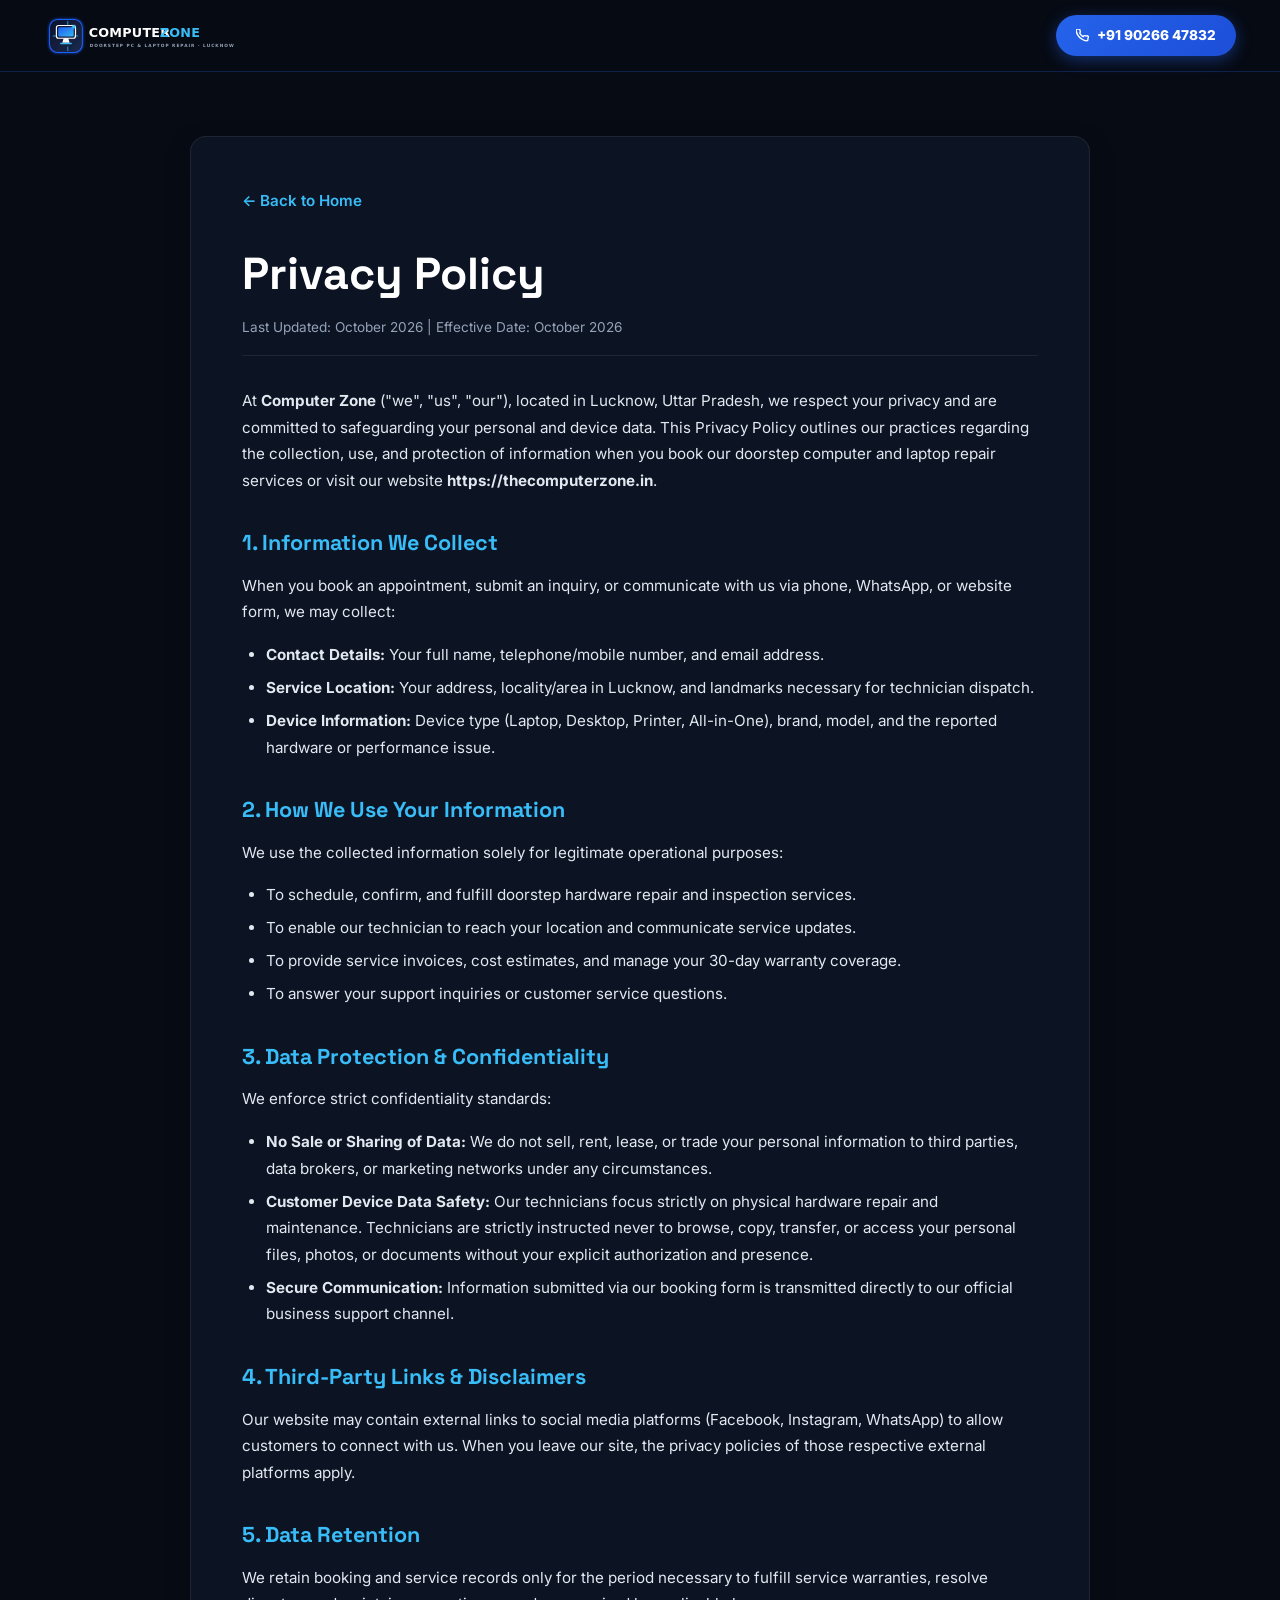
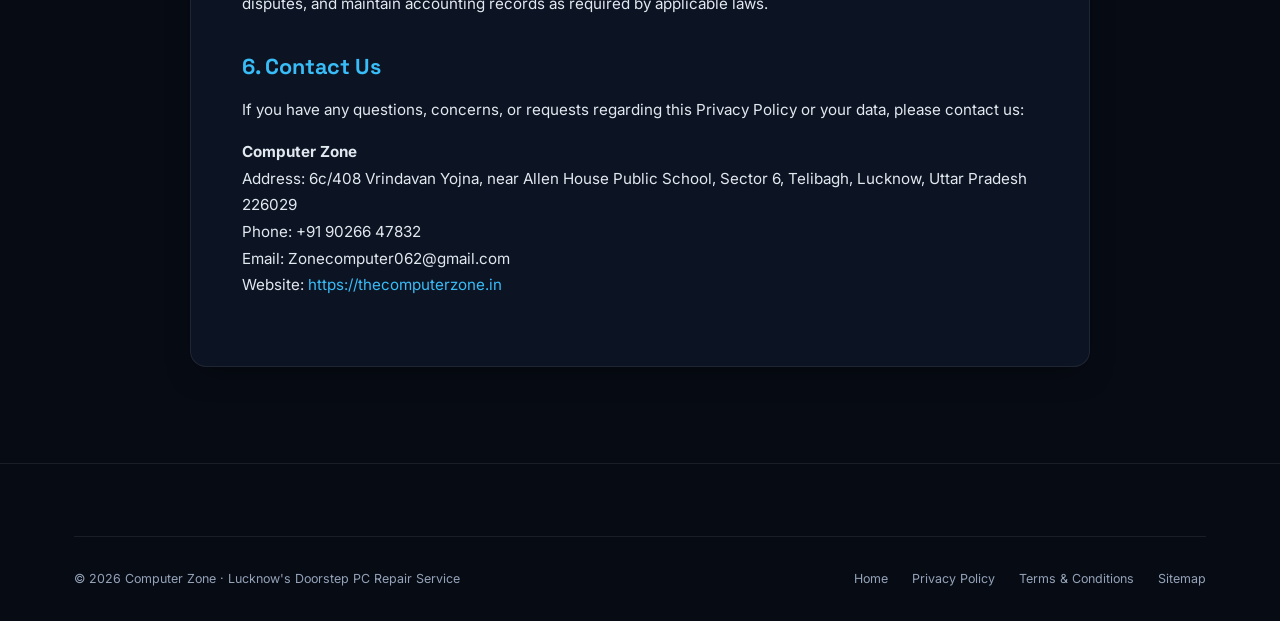
<file: privacy.html>
<!DOCTYPE html>
<html lang="en">
<head>
  <meta charset="UTF-8">
  <meta name="viewport" content="width=device-width, initial-scale=1.0">
  <title>Privacy Policy — Computer Zone Lucknow</title>
  <meta name="description" content="Privacy Policy for Computer Zone Lucknow doorstep computer and laptop repair services. Learn how we protect your personal and device data.">
  <meta name="robots" content="index, follow">
  <link rel="canonical" href="https://thecomputerzone.in/privacy.html">
  <link rel="preconnect" href="https://fonts.googleapis.com">
  <link rel="preconnect" href="https://fonts.gstatic.com" crossorigin>
  <link href="https://fonts.googleapis.com/css2?family=Inter:wght@300;400;500;600;700;800&family=Space+Grotesk:wght@500;600;700&display=swap" rel="stylesheet">
  <link rel="stylesheet" href="style.css">
  <style>
    .legal-page {
      padding: 4rem 0 6rem;
      min-height: 80vh;
    }
    .legal-card {
      background: var(--dark2);
      border: 1px solid var(--border2);
      border-radius: var(--card-radius);
      padding: clamp(1.8rem, 4vw, 3.5rem);
      box-shadow: var(--card-shadow);
      max-width: 900px;
      margin: 0 auto;
    }
    .legal-card h1 {
      font-family: 'Space Grotesk', sans-serif;
      font-size: clamp(2rem, 4vw, 2.8rem);
      color: var(--white);
      margin-bottom: .5rem;
    }
    .legal-date {
      font-size: .85rem;
      color: var(--muted);
      margin-bottom: 2rem;
      padding-bottom: 1rem;
      border-bottom: 1px solid var(--border2);
    }
    .legal-card h2 {
      font-family: 'Space Grotesk', sans-serif;
      font-size: 1.35rem;
      color: var(--blue2);
      margin: 2rem 0 .75rem;
    }
    .legal-card p, .legal-card li {
      font-size: .95rem;
      color: var(--off);
      line-height: 1.75;
      margin-bottom: 1rem;
    }
    .legal-card ul {
      padding-left: 1.5rem;
      margin-bottom: 1.25rem;
    }
    .legal-card li {
      margin-bottom: .4rem;
    }
    .back-home-link {
      display: inline-flex;
      align-items: center;
      gap: .5rem;
      color: var(--blue2);
      text-decoration: none;
      font-weight: 600;
      font-size: .95rem;
      margin-bottom: 1.5rem;
    }
    .back-home-link:hover {
      text-decoration: underline;
    }
  </style>
</head>
<body>
  <header role="banner">
    <nav class="nav" role="navigation" aria-label="Main navigation">
      <div class="container">
        <div class="nav-inner">
          <div class="nav-brand">
            <a href="/" class="nav-logo" aria-label="Computer Zone">
              <img src="logo.svg" onerror="this.onerror=null;this.src='logo.png'" alt="Computer Zone" height="46" style="height:46px;width:auto;display:block">
            </a>
          </div>
          <a href="tel:+919026647832" class="nav-cta">
            <svg width="13" height="13" viewBox="0 0 24 24" fill="none" stroke="currentColor" stroke-width="2.5" stroke-linecap="round"><path d="M22 16.92v3a2 2 0 01-2.18 2 19.79 19.79 0 01-8.63-3.07A19.5 19.5 0 013.07 10.8 19.79 19.79 0 01.22 2.18 2 2 0 012.18 0h3a2 2 0 012 1.72c.127.96.361 1.903.7 2.81a2 2 0 01-.45 2.11L6.91 7.91a16 16 0 006.16 6.16l1.27-1.27a2 2 0 012.11-.45c.907.339 1.85.573 2.81.7A2 2 0 0122 16.92z"/></svg>
            +91 90266 47832
          </a>
        </div>
      </div>
    </nav>
  </header>

  <main class="legal-page">
    <div class="container">
      <div class="legal-card">
        <a href="/" class="back-home-link">← Back to Home</a>
        <h1>Privacy Policy</h1>
        <div class="legal-date">Last Updated: October 2026 | Effective Date: October 2026</div>

        <p>At <strong>Computer Zone</strong> ("we", "us", "our"), located in Lucknow, Uttar Pradesh, we respect your privacy and are committed to safeguarding your personal and device data. This Privacy Policy outlines our practices regarding the collection, use, and protection of information when you book our doorstep computer and laptop repair services or visit our website <strong>https://thecomputerzone.in</strong>.</p>

        <h2>1. Information We Collect</h2>
        <p>When you book an appointment, submit an inquiry, or communicate with us via phone, WhatsApp, or website form, we may collect:</p>
        <ul>
          <li><strong>Contact Details:</strong> Your full name, telephone/mobile number, and email address.</li>
          <li><strong>Service Location:</strong> Your address, locality/area in Lucknow, and landmarks necessary for technician dispatch.</li>
          <li><strong>Device Information:</strong> Device type (Laptop, Desktop, Printer, All-in-One), brand, model, and the reported hardware or performance issue.</li>
        </ul>

        <h2>2. How We Use Your Information</h2>
        <p>We use the collected information solely for legitimate operational purposes:</p>
        <ul>
          <li>To schedule, confirm, and fulfill doorstep hardware repair and inspection services.</li>
          <li>To enable our technician to reach your location and communicate service updates.</li>
          <li>To provide service invoices, cost estimates, and manage your 30-day warranty coverage.</li>
          <li>To answer your support inquiries or customer service questions.</li>
        </ul>

        <h2>3. Data Protection & Confidentiality</h2>
        <p>We enforce strict confidentiality standards:</p>
        <ul>
          <li><strong>No Sale or Sharing of Data:</strong> We do not sell, rent, lease, or trade your personal information to third parties, data brokers, or marketing networks under any circumstances.</li>
          <li><strong>Customer Device Data Safety:</strong> Our technicians focus strictly on physical hardware repair and maintenance. Technicians are strictly instructed never to browse, copy, transfer, or access your personal files, photos, or documents without your explicit authorization and presence.</li>
          <li><strong>Secure Communication:</strong> Information submitted via our booking form is transmitted directly to our official business support channel.</li>
        </ul>

        <h2>4. Third-Party Links & Disclaimers</h2>
        <p>Our website may contain external links to social media platforms (Facebook, Instagram, WhatsApp) to allow customers to connect with us. When you leave our site, the privacy policies of those respective external platforms apply.</p>

        <h2>5. Data Retention</h2>
        <p>We retain booking and service records only for the period necessary to fulfill service warranties, resolve disputes, and maintain accounting records as required by applicable laws.</p>

        <h2>6. Contact Us</h2>
        <p>If you have any questions, concerns, or requests regarding this Privacy Policy or your data, please contact us:</p>
        <p>
          <strong>Computer Zone</strong><br>
          Address: 6c/408 Vrindavan Yojna, near Allen House Public School, Sector 6, Telibagh, Lucknow, Uttar Pradesh 226029<br>
          Phone: +91 90266 47832<br>
          Email: Zonecomputer062@gmail.com<br>
          Website: <a href="https://thecomputerzone.in" style="color:var(--blue2)">https://thecomputerzone.in</a>
        </p>
      </div>
    </div>
  </main>

  <footer role="contentinfo">
    <div class="footer">
      <div class="container">
        <div class="footer-bottom">
          <p>© 2026 Computer Zone · Lucknow's Doorstep PC Repair Service</p>
          <div class="footer-bottom-links">
            <a href="/">Home</a>
            <a href="/privacy.html">Privacy Policy</a>
            <a href="/terms.html">Terms &amp; Conditions</a>
            <a href="/sitemap.xml">Sitemap</a>
          </div>
        </div>
      </div>
    </div>
  </footer>
</body>
</html>
</file>
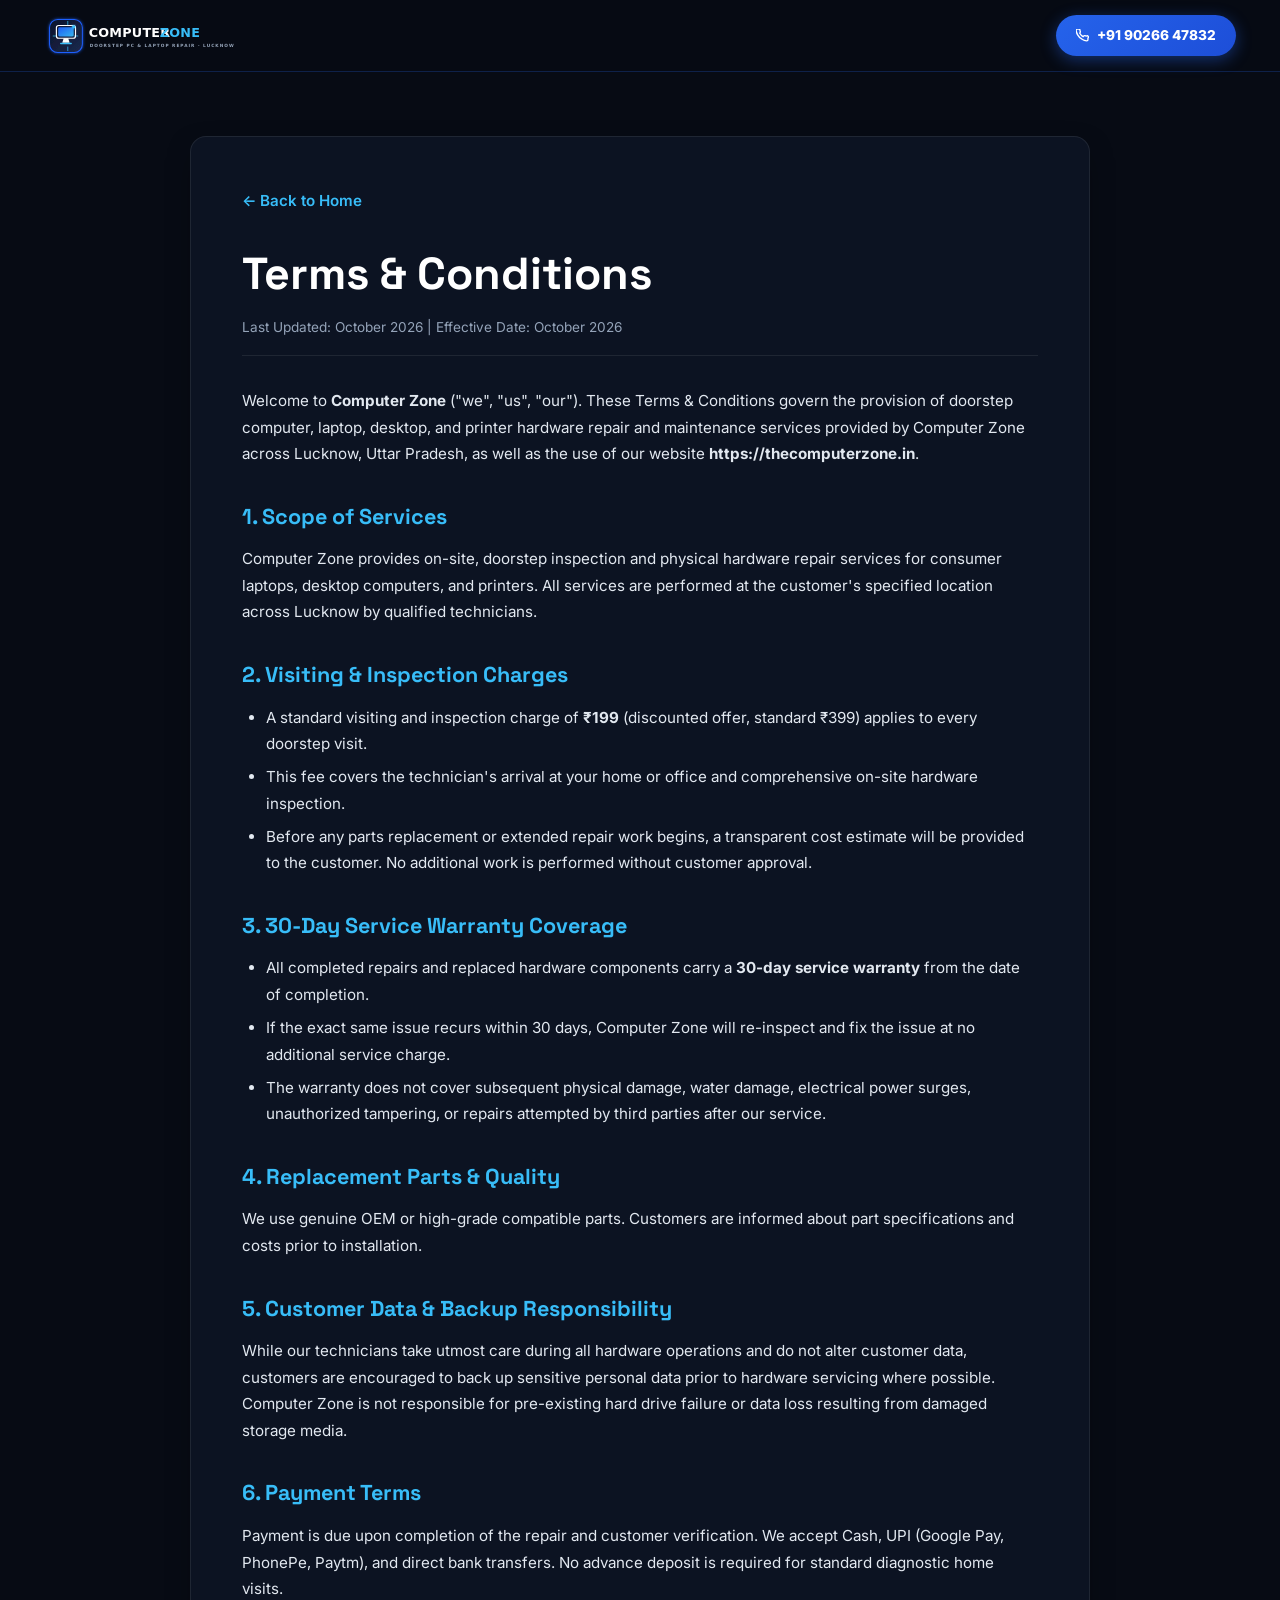
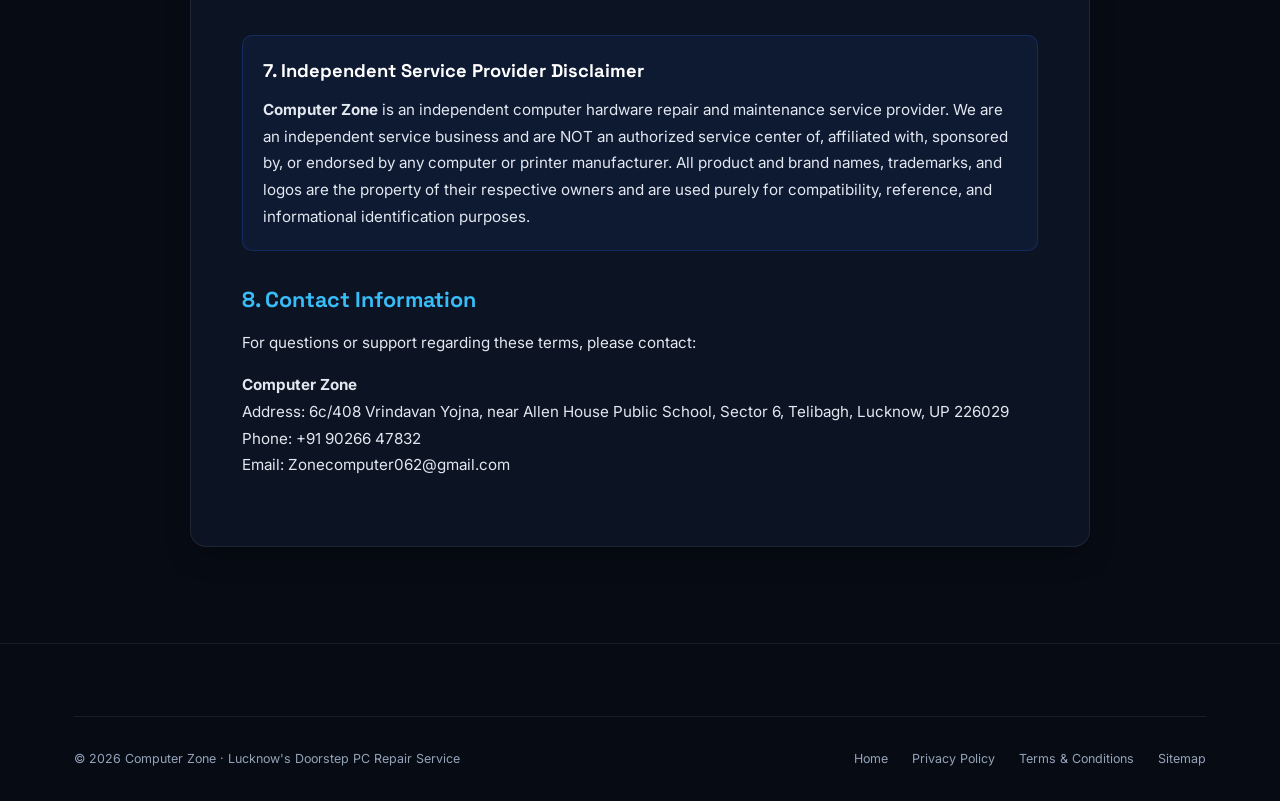
<file: terms.html>
<!DOCTYPE html>
<html lang="en">
<head>
  <meta charset="UTF-8">
  <meta name="viewport" content="width=device-width, initial-scale=1.0">
  <title>Terms &amp; Conditions — Computer Zone Lucknow</title>
  <meta name="description" content="Terms and Conditions for Computer Zone doorstep computer, laptop, and printer repair services in Lucknow.">
  <meta name="robots" content="index, follow">
  <link rel="canonical" href="https://thecomputerzone.in/terms.html">
  <link rel="preconnect" href="https://fonts.googleapis.com">
  <link rel="preconnect" href="https://fonts.gstatic.com" crossorigin>
  <link href="https://fonts.googleapis.com/css2?family=Inter:wght@300;400;500;600;700;800&family=Space+Grotesk:wght@500;600;700&display=swap" rel="stylesheet">
  <link rel="stylesheet" href="style.css">
  <style>
    .legal-page {
      padding: 4rem 0 6rem;
      min-height: 80vh;
    }
    .legal-card {
      background: var(--dark2);
      border: 1px solid var(--border2);
      border-radius: var(--card-radius);
      padding: clamp(1.8rem, 4vw, 3.5rem);
      box-shadow: var(--card-shadow);
      max-width: 900px;
      margin: 0 auto;
    }
    .legal-card h1 {
      font-family: 'Space Grotesk', sans-serif;
      font-size: clamp(2rem, 4vw, 2.8rem);
      color: var(--white);
      margin-bottom: .5rem;
    }
    .legal-date {
      font-size: .85rem;
      color: var(--muted);
      margin-bottom: 2rem;
      padding-bottom: 1rem;
      border-bottom: 1px solid var(--border2);
    }
    .legal-card h2 {
      font-family: 'Space Grotesk', sans-serif;
      font-size: 1.35rem;
      color: var(--blue2);
      margin: 2rem 0 .75rem;
    }
    .legal-card p, .legal-card li {
      font-size: .95rem;
      color: var(--off);
      line-height: 1.75;
      margin-bottom: 1rem;
    }
    .legal-card ul {
      padding-left: 1.5rem;
      margin-bottom: 1.25rem;
    }
    .legal-card li {
      margin-bottom: .4rem;
    }
    .back-home-link {
      display: inline-flex;
      align-items: center;
      gap: .5rem;
      color: var(--blue2);
      text-decoration: none;
      font-weight: 600;
      font-size: .95rem;
      margin-bottom: 1.5rem;
    }
    .back-home-link:hover {
      text-decoration: underline;
    }
    .disclaimer-box {
      background: rgba(37, 99, 235, 0.08);
      border: 1px solid var(--border);
      border-radius: 10px;
      padding: 1.25rem;
      margin-top: 2rem;
    }
  </style>
</head>
<body>
  <header role="banner">
    <nav class="nav" role="navigation" aria-label="Main navigation">
      <div class="container">
        <div class="nav-inner">
          <div class="nav-brand">
            <a href="/" class="nav-logo" aria-label="Computer Zone">
              <img src="logo.svg" onerror="this.onerror=null;this.src='logo.png'" alt="Computer Zone" height="46" style="height:46px;width:auto;display:block">
            </a>
          </div>
          <a href="tel:+919026647832" class="nav-cta">
            <svg width="13" height="13" viewBox="0 0 24 24" fill="none" stroke="currentColor" stroke-width="2.5" stroke-linecap="round"><path d="M22 16.92v3a2 2 0 01-2.18 2 19.79 19.79 0 01-8.63-3.07A19.5 19.5 0 013.07 10.8 19.79 19.79 0 01.22 2.18 2 2 0 012.18 0h3a2 2 0 012 1.72c.127.96.361 1.903.7 2.81a2 2 0 01-.45 2.11L6.91 7.91a16 16 0 006.16 6.16l1.27-1.27a2 2 0 012.11-.45c.907.339 1.85.573 2.81.7A2 2 0 0122 16.92z"/></svg>
            +91 90266 47832
          </a>
        </div>
      </div>
    </nav>
  </header>

  <main class="legal-page">
    <div class="container">
      <div class="legal-card">
        <a href="/" class="back-home-link">← Back to Home</a>
        <h1>Terms &amp; Conditions</h1>
        <div class="legal-date">Last Updated: October 2026 | Effective Date: October 2026</div>

        <p>Welcome to <strong>Computer Zone</strong> ("we", "us", "our"). These Terms &amp; Conditions govern the provision of doorstep computer, laptop, desktop, and printer hardware repair and maintenance services provided by Computer Zone across Lucknow, Uttar Pradesh, as well as the use of our website <strong>https://thecomputerzone.in</strong>.</p>

        <h2>1. Scope of Services</h2>
        <p>Computer Zone provides on-site, doorstep inspection and physical hardware repair services for consumer laptops, desktop computers, and printers. All services are performed at the customer's specified location across Lucknow by qualified technicians.</p>

        <h2>2. Visiting &amp; Inspection Charges</h2>
        <ul>
          <li>A standard visiting and inspection charge of <strong>₹199</strong> (discounted offer, standard ₹399) applies to every doorstep visit.</li>
          <li>This fee covers the technician's arrival at your home or office and comprehensive on-site hardware inspection.</li>
          <li>Before any parts replacement or extended repair work begins, a transparent cost estimate will be provided to the customer. No additional work is performed without customer approval.</li>
        </ul>

        <h2>3. 30-Day Service Warranty Coverage</h2>
        <ul>
          <li>All completed repairs and replaced hardware components carry a <strong>30-day service warranty</strong> from the date of completion.</li>
          <li>If the exact same issue recurs within 30 days, Computer Zone will re-inspect and fix the issue at no additional service charge.</li>
          <li>The warranty does not cover subsequent physical damage, water damage, electrical power surges, unauthorized tampering, or repairs attempted by third parties after our service.</li>
        </ul>

        <h2>4. Replacement Parts &amp; Quality</h2>
        <p>We use genuine OEM or high-grade compatible parts. Customers are informed about part specifications and costs prior to installation.</p>

        <h2>5. Customer Data &amp; Backup Responsibility</h2>
        <p>While our technicians take utmost care during all hardware operations and do not alter customer data, customers are encouraged to back up sensitive personal data prior to hardware servicing where possible. Computer Zone is not responsible for pre-existing hard drive failure or data loss resulting from damaged storage media.</p>

        <h2>6. Payment Terms</h2>
        <p>Payment is due upon completion of the repair and customer verification. We accept Cash, UPI (Google Pay, PhonePe, Paytm), and direct bank transfers. No advance deposit is required for standard diagnostic home visits.</p>

        <div class="disclaimer-box">
          <h2 style="margin-top:0;font-size:1.15rem;color:var(--white)">7. Independent Service Provider Disclaimer</h2>
          <p style="margin-bottom:0"><strong>Computer Zone</strong> is an independent computer hardware repair and maintenance service provider. We are an independent service business and are NOT an authorized service center of, affiliated with, sponsored by, or endorsed by any computer or printer manufacturer. All product and brand names, trademarks, and logos are the property of their respective owners and are used purely for compatibility, reference, and informational identification purposes.</p>
        </div>

        <h2>8. Contact Information</h2>
        <p>For questions or support regarding these terms, please contact:</p>
        <p>
          <strong>Computer Zone</strong><br>
          Address: 6c/408 Vrindavan Yojna, near Allen House Public School, Sector 6, Telibagh, Lucknow, UP 226029<br>
          Phone: +91 90266 47832<br>
          Email: Zonecomputer062@gmail.com
        </p>
      </div>
    </div>
  </main>

  <footer role="contentinfo">
    <div class="footer">
      <div class="container">
        <div class="footer-bottom">
          <p>© 2026 Computer Zone · Lucknow's Doorstep PC Repair Service</p>
          <div class="footer-bottom-links">
            <a href="/">Home</a>
            <a href="/privacy.html">Privacy Policy</a>
            <a href="/terms.html">Terms &amp; Conditions</a>
            <a href="/sitemap.xml">Sitemap</a>
          </div>
        </div>
      </div>
    </div>
  </footer>
</body>
</html>
</file>
<file: style.css>
/* ==========================================================================
   COMPUTER ZONE - MODERN HIGH-PERFORMANCE TECH THEME & GUI
   Color Schemes: Electric Royal Blue (Default) | Electric Cyan | Clean Platinum Light
   ========================================================================== */

:root {
  /* Default: High-Tech Electric & Royal Blue */
  --primary:        #2563EB;
  --primary-hover:  #1D4ED8;
  --primary-glow:   rgba(37, 99, 235, 0.42);
  --primary-pale:   rgba(37, 99, 235, 0.10);
  --primary-border: rgba(37, 99, 235, 0.28);

  --blue:           #2563EB;
  --blue2:          #38BDF8; /* Electric Sky Cyan accent */
  --blue3:          #1D4ED8; /* Deep Blue accent */
  --blue-glow:      rgba(37, 99, 235, 0.42);
  --blue-pale:      rgba(37, 99, 235, 0.10);

  --black:          #000000;
  --dark1:          #070B14; /* Deep Obsidian-Navy Page Background */
  --dark2:          #0C1322; /* Rich Dark Card Surface */
  --dark3:          #121D34; /* Elevated Section */
  --dark4:          #182644; /* Input / Hover */

  --white:          #FFFFFF;
  --off:            #E2E8F0;
  --muted:          #94A3B8;
  --border:         rgba(37, 99, 235, 0.25);
  --border2:        rgba(255, 255, 255, 0.08);

  --green:          #22C55E;
  --wa:             #25D366;
  --amber:          #F59E0B;
  --red:            #EF4444;

  --card-radius:    16px;
  --btn-radius:     10px;
  --card-shadow:    0 10px 30px -10px rgba(0, 0, 0, 0.5);
  --glow-shadow:    0 0 25px rgba(37, 99, 235, 0.28);
  --nav-bg:         rgba(7, 11, 20, 0.94);
}

/* ── Electric Cyan Theme Variant ── */
[data-theme="cyan"] {
  --primary:        #00D2FF;
  --primary-hover:  #00B4D8;
  --primary-glow:   rgba(0, 210, 255, 0.45);
  --primary-pale:   rgba(0, 210, 255, 0.09);
  --primary-border: rgba(0, 210, 255, 0.25);

  --blue:           #0066FF;
  --blue2:          #00D2FF;
  --blue3:          #0047BA;
  --blue-glow:      rgba(0, 210, 255, 0.45);
  --blue-pale:      rgba(0, 210, 255, 0.09);

  --dark1:          #060813;
  --dark2:          #0B1021;
  --dark3:          #101730;
  --dark4:          #172142;
  --border:         rgba(0, 210, 255, 0.24);
  --nav-bg:         rgba(6, 8, 19, 0.94);
  --glow-shadow:    0 0 25px rgba(0, 210, 255, 0.25);
}

/* ── Platinum Clean Light Theme Variant ── */
[data-theme="light"] {
  --primary:        #2563EB;
  --primary-hover:  #1D4ED8;
  --primary-glow:   rgba(37, 99, 235, 0.25);
  --primary-pale:   rgba(37, 99, 235, 0.08);
  --primary-border: rgba(37, 99, 235, 0.25);

  --blue:           #2563EB;
  --blue2:          #0284C7;
  --blue3:          #1E40AF;
  --blue-glow:      rgba(37, 99, 235, 0.25);
  --blue-pale:      rgba(37, 99, 235, 0.08);

  --black:          #FFFFFF;
  --dark1:          #F8FAFC; /* Page Background */
  --dark2:          #FFFFFF; /* Card Surface */
  --dark3:          #F1F5F9; /* Section Surface */
  --dark4:          #E2E8F0; /* Inputs & Hover */

  --white:          #0F172A; /* Text Main */
  --off:            #1E293B; /* Text Strong */
  --muted:          #64748B; /* Text Muted */
  --border:         rgba(37, 99, 235, 0.18);
  --border2:        rgba(15, 23, 42, 0.08);

  --card-shadow:    0 10px 30px -10px rgba(0, 0, 0, 0.08);
  --glow-shadow:    0 0 20px rgba(37, 99, 235, 0.18);
  --nav-bg:         rgba(255, 255, 255, 0.96);
}

*, *::before, *::after {
  box-sizing: border-box;
  margin: 0;
  padding: 0;
}

html {
  scroll-behavior: smooth;
  font-size: 16px;
}

body {
  font-family: 'Inter', system-ui, -apple-system, sans-serif;
  background: var(--dark1);
  color: var(--white);
  overflow-x: hidden;
  -webkit-font-smoothing: antialiased;
  line-height: 1.6;
  transition: background-color .3s ease, color .3s ease;
}

img {
  max-width: 100%;
  height: auto;
  display: block;
}

a {
  color: inherit;
  text-decoration: none;
}

.container {
  max-width: 1180px;
  margin: 0 auto;
  padding: 0 1.5rem;
}

.section {
  padding: 5.5rem 0;
  position: relative;
}

.sr-only {
  position: absolute;
  width: 1px;
  height: 1px;
  overflow: hidden;
  clip: rect(0, 0, 0, 0);
}

.eyebrow {
  font-size: .68rem;
  font-weight: 800;
  letter-spacing: .24em;
  text-transform: uppercase;
  color: var(--primary);
  display: inline-flex;
  align-items: center;
  gap: .6rem;
  margin-bottom: .85rem;
  background: var(--primary-pale);
  padding: .35rem .85rem;
  border-radius: 999px;
  border: 1px solid var(--border);
}

.eyebrow::before {
  content: '';
  width: 6px;
  height: 6px;
  border-radius: 50%;
  background: var(--primary);
  box-shadow: 0 0 10px var(--primary);
}

/* ── BUTTONS ── */
.btn {
  display: inline-flex;
  align-items: center;
  justify-content: center;
  gap: .6rem;
  font-family: 'Inter', sans-serif;
  font-weight: 700;
  font-size: .92rem;
  padding: .85rem 1.75rem;
  border-radius: var(--btn-radius);
  border: none;
  cursor: pointer;
  text-decoration: none;
  transition: all .22s cubic-bezier(0.16, 1, 0.3, 1);
  white-space: nowrap;
}

.btn:hover {
  transform: translateY(-2px);
}

.btn-blue {
  background: linear-gradient(135deg, #2563EB 0%, #1D4ED8 100%);
  color: #FFFFFF;
  box-shadow: 0 4px 20px var(--primary-glow);
  font-weight: 800;
}

[data-theme="cyan"] .btn-blue,
[data-theme="blue"] .btn-blue {
  background: linear-gradient(135deg, #0066FF 0%, #00D2FF 100%);
  color: #FFFFFF;
}

[data-theme="light"] .btn-blue {
  background: linear-gradient(135deg, #2563EB 0%, #1D4ED8 100%);
  color: #FFFFFF;
}

.btn-blue:hover {
  filter: brightness(1.1);
  box-shadow: 0 8px 30px var(--primary-glow);
}

.btn-wa {
  background: var(--wa);
  color: #FFFFFF;
  box-shadow: 0 4px 18px rgba(37, 211, 102, 0.38);
  font-weight: 800;
}

.btn-wa:hover {
  box-shadow: 0 8px 26px rgba(37, 211, 102, 0.55);
  filter: brightness(1.05);
}

.btn-ghost {
  background: var(--dark2);
  border: 1.5px solid var(--border);
  color: var(--off);
  backdrop-filter: blur(8px);
}

.btn-ghost:hover {
  border-color: var(--primary);
  color: var(--primary);
  background: var(--primary-pale);
}

/* ── NAV ── */
.nav {
  position: sticky;
  top: 0;
  z-index: 300;
  background: var(--nav-bg);
  backdrop-filter: blur(20px);
  -webkit-backdrop-filter: blur(20px);
  border-bottom: 1px solid var(--border);
  height: 72px;
  display: flex;
  align-items: center;
  transition: all .25s ease;
}

.nav .container {
  width: 100%;
  max-width: 1240px;
  padding: 0 1.5rem;
}

.nav-inner {
  display: flex;
  align-items: center;
  justify-content: space-between;
  width: 100%;
  gap: 1.2rem;
}

.nav-leading {
  display: flex;
  align-items: center;
  gap: 1rem;
}

.nav-logo {
  display: flex;
  align-items: center;
  text-decoration: none;
  flex-shrink: 0;
}

.nav-logo img {
  height: 44px;
  max-width: 250px;
  object-fit: contain;
  display: block;
}

.nav-links {
  display: flex;
  align-items: center;
  gap: 1.8rem;
  list-style: none;
}

.nav-links a {
  font-size: .88rem;
  font-weight: 600;
  color: var(--muted);
  transition: color .2s ease;
  position: relative;
  padding: .3rem 0;
}

.nav-links a:hover {
  color: var(--primary);
}

.nav-links a::after {
  content: '';
  position: absolute;
  bottom: 0;
  left: 0;
  width: 0;
  height: 2px;
  background: var(--primary);
  transition: width .2s ease;
  border-radius: 2px;
}

.nav-links a:hover::after {
  width: 100%;
}

.nav-actions {
  display: flex;
  align-items: center;
  gap: .85rem;
}

/* Theme Switcher in Nav */
.theme-switch-wrap {
  display: flex;
  align-items: center;
  background: var(--dark3);
  border: 1px solid var(--border);
  border-radius: 999px;
  padding: 3px;
  gap: 2px;
}

.theme-btn {
  background: transparent;
  border: none;
  cursor: pointer;
  padding: 5px 9px;
  border-radius: 999px;
  font-size: .75rem;
  font-weight: 700;
  color: var(--muted);
  transition: all .2s ease;
  display: flex;
  align-items: center;
  gap: 3px;
}

.theme-btn:hover {
  color: var(--white);
}

.theme-btn.active {
  background: var(--primary);
  color: #FFFFFF;
  box-shadow: 0 2px 8px var(--primary-glow);
}

[data-theme="cyan"] .theme-btn.active,
[data-theme="blue"] .theme-btn.active,
[data-theme="light"] .theme-btn.active {
  color: #FFFFFF;
}

.nav-cta {
  display: inline-flex;
  align-items: center;
  gap: .5rem;
  background: linear-gradient(135deg, #2563EB 0%, #1D4ED8 100%);
  color: #FFFFFF;
  font-weight: 800;
  font-size: .85rem;
  padding: .62rem 1.25rem;
  border-radius: 999px;
  box-shadow: 0 4px 16px var(--primary-glow);
  transition: all .2s ease;
}

[data-theme="cyan"] .nav-cta,
[data-theme="blue"] .nav-cta {
  background: linear-gradient(135deg, #0066FF 0%, #00D2FF 100%);
  color: #FFFFFF;
}

[data-theme="light"] .nav-cta {
  background: linear-gradient(135deg, #2563EB 0%, #1D4ED8 100%);
  color: #FFFFFF;
}

.nav-cta:hover {
  transform: translateY(-1px);
  filter: brightness(1.1);
  box-shadow: 0 6px 20px var(--primary-glow);
}

.nav-menu-btn {
  display: none;
  background: transparent;
  border: 1px solid var(--border);
  border-radius: 8px;
  color: var(--off);
  padding: .45rem;
  cursor: pointer;
}

/* ── MOBILE NAV DRAWER ── */
.nav-overlay {
  position: fixed;
  inset: 0;
  background: rgba(0, 0, 0, 0.7);
  backdrop-filter: blur(4px);
  z-index: 400;
  opacity: 0;
  pointer-events: none;
  transition: opacity .3s ease;
}

.nav-overlay.open {
  opacity: 1;
  pointer-events: auto;
}

.nav-drawer {
  position: fixed;
  top: 0;
  right: -320px;
  width: 300px;
  height: 100%;
  background: var(--dark2);
  border-left: 1px solid var(--border);
  z-index: 500;
  padding: 1.5rem;
  display: flex;
  flex-direction: column;
  gap: 1.5rem;
  transition: right .3s cubic-bezier(0.16, 1, 0.3, 1);
  box-shadow: -10px 0 30px rgba(0, 0, 0, 0.5);
}

.nav-drawer.open {
  right: 0;
}

.nav-drawer-head {
  display: flex;
  align-items: center;
  justify-content: space-between;
  padding-bottom: 1rem;
  border-bottom: 1px solid var(--border2);
}

.nav-drawer-title {
  font-family: 'Space Grotesk', sans-serif;
  font-weight: 700;
  font-size: 1.15rem;
  color: var(--white);
}

.nav-drawer-close {
  background: transparent;
  border: none;
  color: var(--muted);
  cursor: pointer;
  padding: .4rem;
}

.nav-drawer-links {
  list-style: none;
  display: flex;
  flex-direction: column;
  gap: 1rem;
}

.nav-drawer-links a {
  font-size: 1rem;
  font-weight: 600;
  color: var(--off);
  display: block;
  padding: .5rem 0;
  border-bottom: 1px solid var(--border2);
}

/* ── HERO SECTION ── */
.hero {
  position: relative;
  min-height: calc(100vh - 72px);
  display: flex;
  align-items: center;
  padding: 4.5rem 0 5rem;
  overflow: hidden;
}

.hero-bg {
  position: absolute;
  inset: 0;
  background: radial-gradient(ellipse 85% 65% at 50% -10%, var(--primary-pale) 0%, transparent 75%);
  pointer-events: none;
}

.hero-grid {
  position: absolute;
  inset: 0;
  background-image:
    linear-gradient(to right, var(--border2) 1px, transparent 1px),
    linear-gradient(to bottom, var(--border2) 1px, transparent 1px);
  background-size: 50px 50px;
  mask-image: radial-gradient(ellipse 60% 50% at 50% 30%, #000 70%, transparent 100%);
  -webkit-mask-image: radial-gradient(ellipse 60% 50% at 50% 30%, #000 70%, transparent 100%);
  pointer-events: none;
}

.hero-ring {
  position: absolute;
  top: 45%;
  left: 50%;
  transform: translate(-50%, -50%);
  border-radius: 50%;
  border: 1px solid var(--border);
  box-shadow: 0 0 50px var(--primary-pale);
  pointer-events: none;
  animation: ringPulse 4s ease-out infinite;
}

@keyframes ringPulse {
  0% { transform: translate(-50%, -50%) scale(0.85); opacity: 0.8; }
  100% { transform: translate(-50%, -50%) scale(1.35); opacity: 0; }
}

.hero-content {
  position: relative;
  z-index: 10;
  max-width: 900px;
  margin: 0 auto;
  text-align: center;
}

.hero-badge {
  display: inline-flex;
  align-items: center;
  gap: .55rem;
  background: var(--dark2);
  border: 1.5px solid var(--border);
  padding: .45rem 1.1rem;
  border-radius: 999px;
  font-size: .8rem;
  font-weight: 700;
  color: var(--off);
  margin-bottom: 1.5rem;
  box-shadow: var(--glow-shadow);
}

.hbdot {
  width: 8px;
  height: 8px;
  border-radius: 50%;
  background: var(--primary);
  box-shadow: 0 0 10px var(--primary);
  animation: blink 2s infinite;
}

@keyframes blink {
  0%, 100% { opacity: 1; transform: scale(1); }
  50% { opacity: 0.4; transform: scale(0.85); }
}

.hero h1 {
  font-family: 'Space Grotesk', sans-serif;
  font-size: clamp(2.4rem, 5.5vw, 4.2rem);
  font-weight: 800;
  line-height: 1.12;
  letter-spacing: -0.025em;
  color: var(--white);
  margin-bottom: 1.35rem;
}

.hero h1 .blue {
  color: var(--primary);
  text-shadow: 0 0 35px var(--primary-glow);
}

.hero h1 .thin {
  display: block;
  font-size: clamp(1.15rem, 2.5vw, 1.85rem);
  font-weight: 500;
  color: var(--muted);
  margin-top: .4rem;
  letter-spacing: 0;
}

.hero-mission {
  font-size: clamp(1rem, 2vw, 1.18rem);
  color: var(--muted);
  max-width: 680px;
  margin: 0 auto 2.2rem;
  line-height: 1.65;
}

.hero-mission strong {
  color: var(--off);
}

/* Price Strip */
.hero-price-strip {
  background: var(--dark2);
  border: 1.5px solid var(--border);
  border-radius: var(--card-radius);
  padding: 1.25rem 2rem;
  display: flex;
  align-items: center;
  justify-content: center;
  gap: 2.5rem;
  max-width: 760px;
  margin: 0 auto 2.5rem;
  box-shadow: var(--card-shadow);
  backdrop-filter: blur(12px);
  position: relative;
}

.hero-price-strip::before {
  content: '';
  position: absolute;
  top: -1px;
  left: 20%;
  right: 20%;
  height: 2px;
  background: linear-gradient(90deg, transparent, var(--primary), transparent);
}

.hps-label {
  font-size: .75rem;
  font-weight: 700;
  text-transform: uppercase;
  letter-spacing: .12em;
  color: var(--muted);
}

.hps-price-now {
  font-family: 'Space Grotesk', sans-serif;
  font-size: 2.6rem;
  font-weight: 800;
  color: var(--primary);
  line-height: 1;
  margin: .2rem 0;
}

.hps-price-was {
  font-size: .84rem;
  color: var(--muted);
  text-decoration: line-through;
  margin-right: .5rem;
}

.hps-save {
  background: rgba(239, 68, 68, 0.15);
  color: #F87171;
  border: 1px solid rgba(239, 68, 68, 0.3);
  font-size: .7rem;
  font-weight: 800;
  padding: .2rem .55rem;
  border-radius: 6px;
  display: inline-block;
}

.hps-div {
  width: 1px;
  height: 55px;
  background: var(--border2);
}

.hps-desc {
  font-size: .92rem;
  color: var(--muted);
  text-align: left;
  max-width: 340px;
  line-height: 1.5;
}

.hps-desc strong {
  color: var(--off);
}

/* Stats */
.hero-stats {
  display: grid;
  grid-template-columns: repeat(4, 1fr);
  gap: 1.25rem;
  max-width: 820px;
  margin: 0 auto 2.5rem;
}

.hstat {
  background: var(--dark2);
  border: 1px solid var(--border2);
  border-radius: var(--card-radius);
  padding: 1.25rem 1rem;
  transition: all .25s ease;
}

.hstat:hover {
  border-color: var(--primary);
  transform: translateY(-3px);
  box-shadow: var(--glow-shadow);
}

.hstat-num {
  font-family: 'Space Grotesk', sans-serif;
  font-size: 1.9rem;
  font-weight: 800;
  color: var(--primary);
  line-height: 1.1;
  margin-bottom: .25rem;
}

.hstat-label {
  font-size: .78rem;
  font-weight: 600;
  color: var(--muted);
  text-transform: uppercase;
  letter-spacing: .05em;
}

.hero-btns {
  display: flex;
  align-items: center;
  justify-content: center;
  gap: 1.2rem;
  flex-wrap: wrap;
}

/* ── MARQUEE ── */
.marquee {
  background: var(--dark3);
  border-top: 1px solid var(--border);
  border-bottom: 1px solid var(--border);
  overflow: hidden;
  white-space: nowrap;
  padding: .85rem 0;
}

.marquee-inner {
  display: inline-block;
  animation: marq 35s linear infinite;
  font-size: .78rem;
  font-weight: 700;
  color: var(--off);
  letter-spacing: .15em;
}

@keyframes marq {
  0% { transform: translateX(0); }
  100% { transform: translateX(-50%); }
}

/* ── TRUST STRIP ── */
.trust-strip {
  background: var(--dark2);
  border-bottom: 1px solid var(--border2);
  padding: 1.1rem 0;
}

.trust-inner {
  display: flex;
  align-items: center;
  justify-content: center;
  gap: 2.2rem;
  flex-wrap: wrap;
}

.ti {
  display: flex;
  align-items: center;
  gap: .55rem;
  font-size: .86rem;
  font-weight: 600;
  color: var(--off);
}

.ti-check {
  color: var(--primary);
  flex-shrink: 0;
}

/* ── 5 STEPS / PROCESS ── */
.how-section {
  background: var(--dark1);
}

.steps-row {
  display: grid;
  grid-template-columns: repeat(5, 1fr);
  gap: 1.25rem;
  list-style: none;
  margin-top: 2.8rem;
  position: relative;
}

.step {
  background: var(--dark2);
  border: 1px solid var(--border2);
  border-radius: var(--card-radius);
  padding: 1.75rem 1.25rem;
  text-align: center;
  transition: all .25s ease;
  position: relative;
  display: flex;
  flex-direction: column;
  align-items: center;
}

.step:hover {
  border-color: var(--primary);
  transform: translateY(-4px);
  box-shadow: var(--glow-shadow);
}

.step-circle {
  width: 52px;
  height: 52px;
  border-radius: 50%;
  background: var(--primary-pale);
  border: 1.5px solid var(--border);
  display: flex;
  align-items: center;
  justify-content: center;
  font-size: 1.4rem;
  margin-bottom: 1rem;
  box-shadow: 0 0 15px var(--primary-pale);
}

.step h4 {
  font-family: 'Space Grotesk', sans-serif;
  font-size: 1.05rem;
  font-weight: 700;
  color: var(--white);
  margin-bottom: .45rem;
}

.step p {
  font-size: .8rem;
  color: var(--muted);
  line-height: 1.55;
}

/* ── SERVICES ── */
.services-section {
  background: var(--dark2);
}

.svc-grid {
  display: grid;
  grid-template-columns: repeat(4, 1fr);
  gap: 1.4rem;
  margin-top: 2.8rem;
}

.svc-card {
  background: var(--dark1);
  border: 1px solid var(--border2);
  border-radius: var(--card-radius);
  padding: 1.75rem 1.5rem;
  position: relative;
  transition: all .25s ease;
  display: flex;
  flex-direction: column;
}

.svc-card:hover {
  border-color: var(--primary);
  transform: translateY(-4px);
  box-shadow: var(--card-shadow), var(--glow-shadow);
}

.svc-num {
  position: absolute;
  top: 1.25rem;
  right: 1.25rem;
  font-family: 'Space Grotesk', sans-serif;
  font-size: .78rem;
  font-weight: 800;
  color: var(--muted);
  background: var(--dark3);
  padding: .2rem .55rem;
  border-radius: 6px;
}

.svc-icon {
  width: 50px;
  height: 50px;
  border-radius: 12px;
  background: var(--primary-pale);
  border: 1px solid var(--border);
  display: flex;
  align-items: center;
  justify-content: center;
  margin-bottom: 1.25rem;
  color: var(--primary);
}

.svc-card h3 {
  font-family: 'Space Grotesk', sans-serif;
  font-size: 1.15rem;
  font-weight: 700;
  color: var(--white);
  margin-bottom: .6rem;
}

.svc-card p {
  font-size: .83rem;
  color: var(--muted);
  line-height: 1.6;
}

/* ── BRAND DIFFERENTIATOR ── */
.brand-section {
  background: var(--dark1);
}

.brand-grid {
  display: grid;
  grid-template-columns: 1fr 1fr;
  gap: 3.5rem;
  align-items: center;
}

.brand-pill {
  display: inline-block;
  background: var(--primary-pale);
  border: 1px solid var(--border);
  color: var(--primary);
  font-size: .75rem;
  font-weight: 800;
  padding: .35rem .9rem;
  border-radius: 999px;
  margin-bottom: 1rem;
}

.brand-h2 {
  font-family: 'Space Grotesk', sans-serif;
  font-size: clamp(2rem, 3.8vw, 2.9rem);
  font-weight: 800;
  line-height: 1.18;
  margin-bottom: 1.25rem;
  color: var(--white);
}

.brand-h2 em {
  color: var(--primary);
  font-style: normal;
}

.brand-p {
  font-size: .95rem;
  color: var(--muted);
  margin-bottom: 1.75rem;
  line-height: 1.65;
}

.brand-chips {
  display: flex;
  flex-wrap: wrap;
  gap: .6rem;
  margin-bottom: 2rem;
}

.brand-chip {
  background: var(--dark2);
  border: 1px solid var(--border2);
  color: var(--off);
  font-size: .82rem;
  font-weight: 700;
  padding: .45rem 1rem;
  border-radius: 8px;
}

.brand-card {
  background: var(--dark2);
  border: 1.5px solid var(--border);
  border-radius: var(--card-radius);
  padding: 2.2rem;
  box-shadow: var(--card-shadow);
}

.bc-title {
  font-family: 'Space Grotesk', sans-serif;
  font-size: 1.25rem;
  font-weight: 700;
  color: var(--white);
  margin-bottom: 1.5rem;
}

.bc-item {
  display: flex;
  align-items: flex-start;
  gap: 1.1rem;
  margin-bottom: 1.35rem;
}

.bc-item:last-child {
  margin-bottom: 0;
}

.bc-num {
  font-family: 'Space Grotesk', sans-serif;
  font-size: .8rem;
  font-weight: 800;
  color: var(--primary);
  background: var(--primary-pale);
  border: 1px solid var(--border);
  width: 32px;
  height: 32px;
  border-radius: 8px;
  display: flex;
  align-items: center;
  justify-content: center;
  flex-shrink: 0;
}

.bc-t {
  font-size: .92rem;
  font-weight: 700;
  color: var(--off);
  margin-bottom: .25rem;
}

.bc-p {
  font-size: .8rem;
  color: var(--muted);
  line-height: 1.5;
}

/* ── UPGRADE PACKAGES ── */
.upgrades-section {
  background: var(--dark3);
  padding: 5.5rem 0;
}

.upg-header {
  display: flex;
  align-items: flex-end;
  justify-content: space-between;
  margin-bottom: 2.8rem;
  gap: 2rem;
  flex-wrap: wrap;
}

.upg-header h2 {
  font-family: 'Space Grotesk', sans-serif;
  font-size: clamp(2rem, 3.8vw, 2.9rem);
  font-weight: 800;
  color: var(--white);
}

.upg-header h2 em {
  color: var(--primary);
  font-style: normal;
}

.upg-header p {
  font-size: .92rem;
  color: var(--muted);
  max-width: 440px;
}

.upg-grid {
  display: grid;
  grid-template-columns: repeat(3, 1fr);
  gap: 1.5rem;
}

.upg-card {
  background: var(--dark2);
  border: 1px solid var(--border2);
  border-radius: var(--card-radius);
  padding: 2.2rem 1.8rem;
  display: flex;
  flex-direction: column;
  transition: all .25s ease;
  position: relative;
}

.upg-card:hover {
  border-color: var(--primary);
  transform: translateY(-4px);
  box-shadow: var(--card-shadow), var(--glow-shadow);
}

.upg-tag {
  font-size: .72rem;
  font-weight: 800;
  text-transform: uppercase;
  letter-spacing: .12em;
  color: var(--primary);
  margin-bottom: .6rem;
}

.upg-name {
  font-family: 'Space Grotesk', sans-serif;
  font-size: 1.4rem;
  font-weight: 800;
  color: var(--white);
  margin-bottom: .85rem;
}

.upg-desc {
  font-size: .84rem;
  color: var(--muted);
  line-height: 1.65;
  margin-bottom: 1.75rem;
  flex-grow: 1;
}

.upg-cover {
  font-size: .78rem;
  font-weight: 700;
  color: var(--primary);
  margin-bottom: 1.4rem;
}

.upg-cta {
  background: var(--dark3);
  border: 1px solid var(--border);
  color: var(--off);
  font-family: 'Inter', sans-serif;
  font-weight: 700;
  font-size: .88rem;
  padding: .75rem 1.4rem;
  border-radius: var(--btn-radius);
  cursor: pointer;
  transition: all .2s ease;
  text-align: center;
}

.upg-cta:hover {
  background: var(--primary);
  color: #05140E;
  box-shadow: 0 4px 16px var(--primary-glow);
}

[data-theme="blue"] .upg-cta:hover,
[data-theme="light"] .upg-cta:hover {
  color: #FFFFFF;
}

/* ── PRICING & OFFER ── */
.pricing-section {
  background: var(--dark1);
  padding: 5.5rem 0;
}

.pricing-inner {
  display: grid;
  grid-template-columns: 1.25fr 1fr;
  gap: 3.5rem;
  align-items: center;
}

.pr-h2 {
  font-family: 'Space Grotesk', sans-serif;
  font-size: clamp(2rem, 3.8vw, 2.9rem);
  font-weight: 800;
  color: var(--white);
  line-height: 1.18;
  margin-bottom: 1rem;
}

.pr-h2 em {
  color: var(--primary);
  font-style: normal;
}

.pr-desc {
  font-size: .95rem;
  color: var(--muted);
  margin-bottom: 2rem;
  line-height: 1.65;
}

.price-card {
  background: var(--dark2);
  border: 2px solid var(--primary);
  border-radius: var(--card-radius);
  padding: 2.2rem;
  box-shadow: var(--glow-shadow);
  position: relative;
}

.pc-label {
  font-size: .78rem;
  font-weight: 700;
  text-transform: uppercase;
  letter-spacing: .1em;
  color: var(--primary);
  margin-bottom: .85rem;
}

.pc-prices {
  display: flex;
  align-items: baseline;
  gap: 1.2rem;
  margin-bottom: .6rem;
}

.pc-now {
  font-family: 'Space Grotesk', sans-serif;
  font-size: 3.6rem;
  font-weight: 800;
  color: var(--white);
  line-height: 1;
}

.pc-was-col {
  display: flex;
  flex-direction: column;
}

.pc-was {
  font-size: 1.1rem;
  color: var(--muted);
  text-decoration: line-through;
}

.pc-save {
  background: rgba(239, 68, 68, 0.15);
  color: #F87171;
  border: 1px solid rgba(239, 68, 68, 0.3);
  font-size: .75rem;
  font-weight: 800;
  padding: .2rem .6rem;
  border-radius: 6px;
  margin-top: .2rem;
}

.pc-sub {
  font-size: .85rem;
  color: var(--muted);
  margin-bottom: 1.25rem;
}

.pc-coffee {
  background: var(--dark3);
  border: 1px solid var(--border2);
  padding: .75rem 1rem;
  border-radius: 10px;
  font-size: .82rem;
  color: var(--muted);
  margin-bottom: 1.5rem;
}

.pc-coffee strong {
  color: var(--off);
}

.pc-checks {
  list-style: none;
  margin-bottom: 2rem;
  display: flex;
  flex-direction: column;
  gap: .75rem;
}

.pc-check {
  font-size: .88rem;
  color: var(--off);
  display: flex;
  align-items: center;
  gap: .65rem;
}

.pc-btns {
  display: flex;
  gap: 1rem;
  flex-wrap: wrap;
}

.pr-reviews {
  display: flex;
  flex-direction: column;
  gap: 1.25rem;
}

.mini-stat-row {
  display: grid;
  grid-template-columns: repeat(4, 1fr);
  gap: .85rem;
  margin-bottom: .85rem;
}

.mstat {
  background: var(--dark2);
  border: 1px solid var(--border2);
  border-radius: 12px;
  padding: 1rem .6rem;
  text-align: center;
}

.mstat-num {
  font-family: 'Space Grotesk', sans-serif;
  font-size: 1.35rem;
  font-weight: 800;
  color: var(--primary);
  line-height: 1;
  margin-bottom: .25rem;
}

.mstat-label {
  font-size: .68rem;
  font-weight: 700;
  text-transform: uppercase;
  color: var(--muted);
}

.mini-rev {
  background: var(--dark2);
  border: 1px solid var(--border2);
  border-radius: 12px;
  padding: 1.25rem 1.4rem;
}

.mr-stars {
  color: var(--amber);
  font-size: .85rem;
  margin-bottom: .45rem;
}

.mr-text {
  font-size: .83rem;
  color: var(--off);
  line-height: 1.55;
  margin-bottom: .5rem;
}

.mr-author {
  font-size: .76rem;
  font-weight: 700;
  color: var(--muted);
}

.mr-loc {
  color: var(--primary);
  font-weight: 600;
}

/* ── WHY US ── */
.why-section {
  background: var(--dark2);
}

.why-grid {
  display: grid;
  grid-template-columns: repeat(3, 1fr);
  gap: 1.5rem;
  margin-top: 2.8rem;
}

.why-card {
  background: var(--dark1);
  border: 1px solid var(--border2);
  border-radius: var(--card-radius);
  padding: 2rem 1.6rem;
  transition: all .25s ease;
}

.why-card:hover {
  border-color: var(--primary);
  transform: translateY(-4px);
  box-shadow: var(--glow-shadow);
}

.wc-icon {
  width: 48px;
  height: 48px;
  border-radius: 12px;
  background: var(--primary-pale);
  border: 1px solid var(--border);
  display: flex;
  align-items: center;
  justify-content: center;
  margin-bottom: 1.25rem;
  color: var(--primary);
}

.why-card h3 {
  font-family: 'Space Grotesk', sans-serif;
  font-size: 1.15rem;
  font-weight: 700;
  color: var(--white);
  margin-bottom: .55rem;
}

.why-card p {
  font-size: .84rem;
  color: var(--muted);
  line-height: 1.6;
}

/* ── 30-DAY COVER ── */
.cover-section {
  background: var(--dark1);
}

.cover-grid {
  display: grid;
  grid-template-columns: 1fr 1fr;
  gap: 3.5rem;
  align-items: center;
}

.cover-big span {
  font-family: 'Space Grotesk', sans-serif;
  font-size: clamp(4.5rem, 9vw, 8rem);
  font-weight: 900;
  color: var(--primary);
  line-height: .9;
  letter-spacing: -0.04em;
  text-shadow: 0 0 40px var(--primary-glow);
}

.cover-h2 {
  font-family: 'Space Grotesk', sans-serif;
  font-size: clamp(2rem, 3.8vw, 2.9rem);
  font-weight: 800;
  line-height: 1.18;
  color: var(--white);
  margin-bottom: 1rem;
}

.cover-p {
  font-size: .95rem;
  color: var(--muted);
  line-height: 1.65;
  margin-bottom: 2rem;
}

.cover-items {
  display: flex;
  flex-direction: column;
  gap: 1.25rem;
}

.cov-item {
  background: var(--dark2);
  border: 1px solid var(--border2);
  border-radius: var(--card-radius);
  padding: 1.35rem 1.4rem;
  display: flex;
  align-items: flex-start;
  gap: 1.1rem;
  transition: border-color .2s ease;
}

.cov-item:hover {
  border-color: var(--primary);
}

.cov-icon {
  width: 36px;
  height: 36px;
  border-radius: 10px;
  background: var(--primary-pale);
  border: 1px solid var(--border);
  display: flex;
  align-items: center;
  justify-content: center;
  color: var(--primary);
  flex-shrink: 0;
}

.cov-t {
  font-size: .92rem;
  font-weight: 700;
  color: var(--off);
  margin-bottom: .25rem;
}

.cov-p {
  font-size: .8rem;
  color: var(--muted);
  line-height: 1.5;
}

/* ── BOOKING SECTION ── */
.booking-section {
  background: var(--dark2);
  position: relative;
}

.booking-grid {
  display: grid;
  grid-template-columns: 1fr 1.25fr;
  gap: 3.5rem;
  align-items: flex-start;
}

.bk-left h2 {
  font-family: 'Space Grotesk', sans-serif;
  font-size: clamp(2rem, 3.8vw, 2.9rem);
  font-weight: 800;
  color: var(--white);
  line-height: 1.18;
  margin-bottom: 1rem;
}

.bk-left h2 em {
  color: var(--primary);
  font-style: normal;
}

.bk-left p {
  font-size: .95rem;
  color: var(--muted);
  line-height: 1.65;
  margin-bottom: 2rem;
}

.stat-strip {
  display: grid;
  grid-template-columns: repeat(4, 1fr);
  gap: .85rem;
  margin-bottom: 2rem;
}

.ss-box {
  background: var(--dark1);
  border: 1px solid var(--border2);
  border-radius: 12px;
  padding: 1rem .6rem;
  text-align: center;
}

.ss-num {
  font-family: 'Space Grotesk', sans-serif;
  font-size: 1.35rem;
  font-weight: 800;
  color: var(--primary);
  line-height: 1;
  margin-bottom: .25rem;
}

.ss-label {
  font-size: .68rem;
  font-weight: 700;
  text-transform: uppercase;
  color: var(--muted);
}

.contact-list {
  display: flex;
  flex-direction: column;
  gap: .95rem;
  font-style: normal;
}

.cl-item {
  background: var(--dark1);
  border: 1px solid var(--border2);
  border-radius: 12px;
  padding: 1rem 1.25rem;
  display: flex;
  align-items: center;
  gap: 1.1rem;
  transition: all .2s ease;
}

.cl-item:hover {
  border-color: var(--primary);
  transform: translateX(4px);
}

.cl-dot {
  width: 42px;
  height: 42px;
  border-radius: 12px;
  display: flex;
  align-items: center;
  justify-content: center;
  flex-shrink: 0;
}

.cl-texts {
  display: flex;
  flex-direction: column;
}

.cl-label {
  font-size: .92rem;
  font-weight: 700;
  color: var(--off);
}

.cl-sub {
  font-size: .78rem;
  color: var(--muted);
}

/* Form Card */
.bk-card {
  background: var(--dark1);
  border: 1.5px solid var(--border);
  border-radius: var(--card-radius);
  padding: 2.2rem;
  box-shadow: var(--card-shadow);
}

.fg-row {
  display: grid;
  grid-template-columns: 1fr 1fr;
  gap: 1.1rem;
  margin-bottom: 1.1rem;
}

.fg {
  position: relative;
  margin-bottom: 1.1rem;
}

.fg label {
  display: block;
  font-size: .78rem;
  font-weight: 700;
  color: var(--off);
  margin-bottom: .45rem;
}

.fg-icon {
  position: absolute;
  top: 36px;
  left: 14px;
  color: var(--muted);
  pointer-events: none;
}

.fg input,
.fg select,
.fg textarea {
  width: 100%;
  background: var(--dark2);
  border: 1.5px solid var(--border2);
  border-radius: 10px;
  padding: .75rem 1rem .75rem 2.6rem;
  color: var(--white);
  font-family: 'Inter', sans-serif;
  font-size: .88rem;
  transition: border-color .2s, box-shadow .2s;
  outline: none;
}

.fg input:focus,
.fg select:focus,
.fg textarea:focus {
  border-color: var(--primary);
  box-shadow: 0 0 14px var(--primary-pale);
}

.fg select option {
  background: var(--dark2);
  color: var(--white);
}

.ilabel {
  display: block;
  font-size: .78rem;
  font-weight: 700;
  color: var(--off);
  margin-bottom: .55rem;
}

.itag-wrap {
  display: flex;
  flex-wrap: wrap;
  gap: .5rem;
  margin-bottom: 1.25rem;
}

.itag {
  background: var(--dark2);
  border: 1px solid var(--border2);
  border-radius: 8px;
  padding: .4rem .85rem;
  font-size: .78rem;
  font-weight: 600;
  color: var(--muted);
  cursor: pointer;
  transition: all .18s ease;
}

.itag:hover {
  border-color: var(--primary);
  color: var(--off);
}

.itag.on {
  background: var(--primary);
  border-color: var(--primary);
  color: #05140E;
  font-weight: 800;
  box-shadow: 0 2px 10px var(--primary-glow);
}

[data-theme="blue"] .itag.on,
[data-theme="light"] .itag.on {
  color: #FFFFFF;
}

.btn-submit {
  width: 100%;
  background: linear-gradient(135deg, var(--wa) 0%, #16A34A 100%);
  color: #FFFFFF;
  border: none;
  border-radius: 10px;
  padding: .95rem;
  font-family: 'Inter', sans-serif;
  font-weight: 800;
  font-size: .95rem;
  cursor: pointer;
  display: flex;
  align-items: center;
  justify-content: center;
  gap: .65rem;
  box-shadow: 0 4px 18px rgba(37, 211, 102, 0.4);
  transition: all .2s ease;
}

.btn-submit:hover {
  filter: brightness(1.08);
  box-shadow: 0 8px 26px rgba(37, 211, 102, 0.55);
  transform: translateY(-2px);
}

.form-note {
  font-size: .76rem;
  color: var(--muted);
  text-align: center;
  margin-top: .85rem;
}

.page-success {
  display: none;
  background: var(--primary-pale);
  border: 1.5px solid var(--primary);
  color: var(--primary);
  padding: 1rem;
  border-radius: 10px;
  font-size: .88rem;
  font-weight: 700;
  margin-top: 1rem;
  text-align: center;
}

/* ── FAQ ── */
.faq-section {
  background: var(--dark1);
}

.about-box {
  background: var(--dark2);
  border: 1px solid var(--border2);
  border-radius: var(--card-radius);
  padding: 2.2rem;
  margin-bottom: 2.8rem;
}

.about-box h3 {
  font-family: 'Space Grotesk', sans-serif;
  font-size: 1.3rem;
  font-weight: 700;
  color: var(--white);
  margin-bottom: .85rem;
}

.about-box p {
  font-size: .88rem;
  color: var(--muted);
  line-height: 1.65;
  margin-bottom: .85rem;
}

.svc-detail-grid {
  display: grid;
  grid-template-columns: repeat(4, 1fr);
  gap: 1.1rem;
  margin-top: 1.5rem;
}

.svc-detail {
  background: var(--dark1);
  border: 1px solid var(--border2);
  border-radius: 10px;
  padding: 1.1rem;
  display: flex;
  gap: .85rem;
}

.svc-detail-num {
  font-family: 'Space Grotesk', sans-serif;
  font-size: .8rem;
  font-weight: 800;
  color: var(--primary);
}

.svc-detail-title {
  font-size: .85rem;
  font-weight: 700;
  color: var(--off);
  margin-bottom: .25rem;
}

.svc-detail-p {
  font-size: .75rem;
  color: var(--muted);
  line-height: 1.5;
}

.faq-grid {
  display: grid;
  grid-template-columns: 1fr 1fr;
  gap: 1.1rem;
}

.faq-item {
  background: var(--dark2);
  border: 1px solid var(--border2);
  border-radius: 12px;
  padding: 1.4rem;
  transition: all .2s ease;
  cursor: pointer;
}

.faq-item:hover {
  border-color: var(--primary);
}

.faq-item h3 {
  font-size: .95rem;
  font-weight: 700;
  color: var(--white);
  margin-bottom: .5rem;
  display: flex;
  align-items: flex-start;
  gap: .65rem;
}

.faq-q {
  color: var(--primary);
  font-weight: 800;
  font-size: .85rem;
  flex-shrink: 0;
}

.faq-item p {
  font-size: .82rem;
  color: var(--muted);
  line-height: 1.65;
  padding-left: 1.5rem;
}

/* ── REVIEWS ── */
.reviews-section {
  background: var(--dark2);
}

.rev-grid {
  display: grid;
  grid-template-columns: repeat(3, 1fr);
  gap: 1.5rem;
  margin-top: 2.8rem;
}

.rev-card {
  background: var(--dark1);
  border: 1px solid var(--border2);
  border-radius: var(--card-radius);
  padding: 2rem 1.6rem;
  position: relative;
  display: flex;
  flex-direction: column;
  transition: all .25s ease;
}

.rev-card:hover {
  border-color: var(--primary);
  transform: translateY(-4px);
  box-shadow: var(--glow-shadow);
}

.rev-qmark {
  position: absolute;
  top: 1rem;
  right: 1.5rem;
  font-family: 'Space Grotesk', sans-serif;
  font-size: 3.5rem;
  font-weight: 800;
  color: var(--border2);
  line-height: 1;
}

.rev-stars {
  color: var(--amber);
  font-size: .92rem;
  margin-bottom: .85rem;
}

.rev-text {
  font-size: .88rem;
  color: var(--off);
  line-height: 1.65;
  margin-bottom: 1.5rem;
  flex-grow: 1;
}

.rev-author {
  display: flex;
  align-items: center;
  gap: .85rem;
}

.rev-av {
  width: 40px;
  height: 40px;
  border-radius: 50%;
  color: #FFFFFF;
  font-weight: 800;
  font-size: .95rem;
  display: flex;
  align-items: center;
  justify-content: center;
  flex-shrink: 0;
}

.rev-name {
  font-size: .9rem;
  font-weight: 700;
  color: var(--white);
}

.rev-loc {
  font-size: .75rem;
  color: var(--primary);
  font-weight: 600;
}

/* ── BOTTOM BAR & FOOTER ── */
.bottom-bar {
  background: var(--dark3);
  border-top: 1px solid var(--border);
  padding: 1rem 1.5rem;
}

.bottom-bar-inner {
  display: flex;
  justify-content: center;
  gap: 2.5rem;
  flex-wrap: wrap;
}

.bbi {
  display: flex;
  align-items: center;
  gap: .55rem;
  font-size: .85rem;
  font-weight: 600;
  color: var(--off);
}

.bbi-icon {
  width: 26px;
  height: 26px;
  border-radius: 6px;
  background: var(--primary-pale);
  display: flex;
  align-items: center;
  justify-content: center;
  color: var(--primary);
}

.footer-cta {
  background: linear-gradient(135deg, var(--dark2) 0%, var(--dark3) 100%);
  border-top: 1px solid var(--border);
  padding: 3.5rem 0;
}

.fctb-inner {
  display: flex;
  align-items: center;
  justify-content: space-between;
  gap: 2rem;
  flex-wrap: wrap;
}

.fctb-text h3 {
  font-family: 'Space Grotesk', sans-serif;
  font-size: 1.75rem;
  font-weight: 800;
  color: var(--white);
  margin-bottom: .35rem;
}

.fctb-text p {
  font-size: .92rem;
  color: var(--muted);
}

.fctb-btns {
  display: flex;
  gap: 1rem;
  flex-wrap: wrap;
}

.footer {
  background: var(--dark1);
  padding: 4.5rem 0 2rem;
  border-top: 1px solid var(--border2);
}

.footer-inner {
  display: grid;
  grid-template-columns: 1.6fr 1fr 1.4fr;
  gap: 3.5rem;
  margin-bottom: 3.5rem;
}

.f-logo-img {
  height: 48px;
  max-width: 250px;
  object-fit: contain;
  margin-bottom: 1rem;
}

.f-desc {
  font-size: .85rem;
  color: var(--muted);
  line-height: 1.65;
  max-width: 380px;
}

.social-row {
  display: flex;
  gap: .65rem;
}

.social-btn {
  width: 36px;
  height: 36px;
  border-radius: 8px;
  display: flex;
  align-items: center;
  justify-content: center;
  color: #fff;
  transition: transform .2s ease;
}

.social-btn:hover {
  transform: translateY(-2px);
}

.f-col-title {
  font-family: 'Space Grotesk', sans-serif;
  font-size: .95rem;
  font-weight: 700;
  color: var(--white);
  margin-bottom: 1.25rem;
}

.f-col ul {
  list-style: none;
  display: flex;
  flex-direction: column;
  gap: .65rem;
}

.f-col a {
  font-size: .84rem;
  color: var(--muted);
  transition: color .2s ease;
}

.f-col a:hover {
  color: var(--primary);
}

.f-contact {
  display: flex;
  align-items: center;
  gap: .65rem;
  font-size: .84rem;
  color: var(--muted);
  margin-bottom: .75rem;
  font-style: normal;
  text-decoration: none;
}

.f-contact:hover {
  color: var(--primary);
}

.footer-bottom {
  display: flex;
  align-items: center;
  justify-content: space-between;
  padding-top: 2rem;
  border-top: 1px solid var(--border2);
  font-size: .78rem;
  color: var(--muted);
  flex-wrap: wrap;
  gap: 1rem;
}

.footer-bottom-links {
  display: flex;
  gap: 1.5rem;
  flex-wrap: wrap;
}

.footer-bottom-links a:hover {
  color: var(--primary);
}

/* ── FLOATING WA WIDGET ── */
.wa-widget {
  position: fixed;
  bottom: 25px;
  right: 25px;
  z-index: 999;
}

.wa-trigger {
  width: 60px;
  height: 60px;
  border-radius: 50%;
  background: var(--wa);
  border: none;
  cursor: pointer;
  display: flex;
  align-items: center;
  justify-content: center;
  box-shadow: 0 6px 25px rgba(37, 211, 102, 0.45);
  transition: all .25s ease;
  position: relative;
  animation: waPulse 3s infinite;
}

@keyframes waPulse {
  0%, 100% { box-shadow: 0 0 0 0 rgba(37, 211, 102, 0.6); }
  50% { box-shadow: 0 0 0 14px rgba(37, 211, 102, 0); }
}

.wa-trigger:hover {
  transform: scale(1.08);
}

.wa-panel {
  position: absolute;
  bottom: 75px;
  right: 0;
  width: 330px;
  background: var(--dark2);
  border: 1.5px solid var(--border);
  border-radius: var(--card-radius);
  box-shadow: 0 15px 45px rgba(0, 0, 0, 0.6);
  overflow: hidden;
  opacity: 0;
  transform: translateY(15px) scale(0.95);
  pointer-events: none;
  transition: all .25s cubic-bezier(0.16, 1, 0.3, 1);
}

.wa-panel.open {
  opacity: 1;
  transform: translateY(0) scale(1);
  pointer-events: auto;
}

.wa-panel-head {
  background: var(--wa);
  padding: 1rem 1.25rem;
  display: flex;
  align-items: center;
  gap: .85rem;
  color: #FFFFFF;
}

.wa-panel-head-icon {
  flex-shrink: 0;
}

.wa-panel-head-text h4 {
  font-size: .95rem;
  font-weight: 700;
  line-height: 1.2;
}

.wa-panel-head-text p {
  font-size: .72rem;
  opacity: .9;
}

.wa-panel-close {
  margin-left: auto;
  background: transparent;
  border: none;
  color: #fff;
  cursor: pointer;
}

.wa-panel-body {
  padding: 1.25rem;
}

.wa-fg {
  margin-bottom: .85rem;
}

.wa-fg label {
  display: block;
  font-size: .74rem;
  font-weight: 700;
  color: var(--off);
  margin-bottom: .35rem;
}

.wa-fg input,
.wa-fg select,
.wa-fg textarea {
  width: 100%;
  background: var(--dark1);
  border: 1px solid var(--border2);
  border-radius: 8px;
  padding: .55rem .85rem;
  color: var(--white);
  font-family: 'Inter', sans-serif;
  font-size: .82rem;
  outline: none;
}

.wa-fg input:focus,
.wa-fg select:focus,
.wa-fg textarea:focus {
  border-color: var(--wa);
}

.wa-submit {
  width: 100%;
  background: var(--wa);
  color: #fff;
  border: none;
  border-radius: 8px;
  padding: .75rem;
  font-family: 'Inter', sans-serif;
  font-weight: 800;
  font-size: .88rem;
  cursor: pointer;
  display: flex;
  align-items: center;
  justify-content: center;
  gap: .5rem;
  box-shadow: 0 4px 15px rgba(37, 211, 102, 0.35);
}

.wa-success {
  display: none;
  background: rgba(37, 211, 102, 0.15);
  border: 1px solid var(--wa);
  color: var(--wa);
  padding: .75rem;
  border-radius: 8px;
  font-size: .8rem;
  font-weight: 700;
  text-align: center;
  margin-top: .75rem;
}

/* ── STICKY MOBILE BOTTOM BAR ── */
.mobile-action-bar {
  display: none;
  position: fixed;
  bottom: 0;
  left: 0;
  right: 0;
  z-index: 250;
  background: var(--nav-bg);
  backdrop-filter: blur(16px);
  -webkit-backdrop-filter: blur(16px);
  border-top: 1px solid var(--border);
  padding: .65rem 1rem;
  box-shadow: 0 -5px 20px rgba(0, 0, 0, 0.4);
}

.mobile-action-bar-inner {
  display: grid;
  grid-template-columns: 1fr 1fr;
  gap: .65rem;
}

.m-act-btn {
  display: flex;
  align-items: center;
  justify-content: center;
  gap: .45rem;
  font-size: .84rem;
  font-weight: 800;
  padding: .75rem;
  border-radius: 10px;
  text-decoration: none;
  text-align: center;
}

.m-act-call {
  background: var(--dark3);
  border: 1px solid var(--border);
  color: var(--white);
}

.m-act-wa {
  background: var(--wa);
  color: #FFFFFF;
}

/* ── SERVICE CARD IMAGES ── */
.svc-card-img {
  width: 100%;
  height: 145px;
  border-radius: 10px;
  overflow: hidden;
  margin-bottom: 1.15rem;
  border: 1px solid var(--border2);
  background: var(--dark3);
  position: relative;
}

.svc-card-img img {
  width: 100%;
  height: 100%;
  object-fit: cover;
  display: block;
  transition: transform .35s cubic-bezier(0.16, 1, 0.3, 1);
}

.svc-card:hover .svc-card-img img {
  transform: scale(1.06);
}

/* ── HERO 2-COLUMN SPLIT ── */
.hero-split {
  display: grid;
  grid-template-columns: 1.18fr 0.82fr;
  gap: 3.5rem;
  align-items: center;
  width: 100%;
  position: relative;
  z-index: 2;
}

.hero-visual-card {
  background: var(--dark2);
  border: 1px solid var(--border);
  border-radius: 20px;
  overflow: hidden;
  box-shadow: 0 20px 45px rgba(0, 0, 0, 0.55), var(--glow-shadow);
  position: relative;
  transition: transform .3s ease;
}

.hero-visual-card:hover {
  transform: translateY(-4px);
}

.hero-visual-img {
  width: 100%;
  height: 390px;
  position: relative;
  overflow: hidden;
}

.hero-visual-img img {
  width: 100%;
  height: 100%;
  object-fit: cover;
  display: block;
}

.hero-visual-overlay {
  position: absolute;
  inset: 0;
  background: linear-gradient(180deg, rgba(7, 11, 20, 0.15) 0%, rgba(7, 11, 20, 0.90) 100%);
}

.hero-visual-content {
  position: absolute;
  bottom: 0;
  left: 0;
  right: 0;
  padding: 1.6rem;
}

.hero-visual-pill {
  display: inline-flex;
  align-items: center;
  gap: .4rem;
  background: var(--primary);
  color: #fff;
  font-size: .75rem;
  font-weight: 800;
  padding: .35rem .75rem;
  border-radius: 999px;
  margin-bottom: .6rem;
  box-shadow: 0 2px 10px var(--primary-glow);
}

.hero-visual-title {
  font-family: 'Space Grotesk', sans-serif;
  font-size: 1.35rem;
  font-weight: 800;
  color: #fff;
  margin-bottom: .3rem;
  line-height: 1.25;
}

.hero-visual-sub {
  font-size: .84rem;
  color: #E2E8F0;
  line-height: 1.5;
}

/* ── LIVE REPAIR PHOTO SHOWCASE GALLERY ── */
.showcase-section {
  background: var(--dark1);
  padding: 5.5rem 0;
  position: relative;
}

.showcase-header {
  text-align: center;
  max-width: 680px;
  margin: 0 auto 3rem;
}

.showcase-grid {
  display: grid;
  grid-template-columns: repeat(3, 1fr);
  gap: 1.5rem;
}

.showcase-card {
  background: var(--dark2);
  border: 1px solid var(--border2);
  border-radius: var(--card-radius);
  overflow: hidden;
  transition: all .3s ease;
  display: flex;
  flex-direction: column;
}

.showcase-card:hover {
  border-color: var(--primary);
  transform: translateY(-5px);
  box-shadow: var(--card-shadow), var(--glow-shadow);
}

.showcase-img-wrap {
  width: 100%;
  height: 220px;
  overflow: hidden;
  position: relative;
  background: var(--dark3);
}

.showcase-img-wrap img {
  width: 100%;
  height: 100%;
  object-fit: cover;
  display: block;
  transition: transform .4s ease;
}

.showcase-card:hover .showcase-img-wrap img {
  transform: scale(1.06);
}

.showcase-tag {
  position: absolute;
  top: .85rem;
  left: .85rem;
  background: rgba(7, 11, 20, 0.85);
  backdrop-filter: blur(8px);
  border: 1px solid var(--border);
  color: var(--blue2);
  font-size: .72rem;
  font-weight: 700;
  padding: .3rem .65rem;
  border-radius: 999px;
  letter-spacing: .04em;
}

.showcase-body {
  padding: 1.4rem;
  flex-grow: 1;
  display: flex;
  flex-direction: column;
}

.showcase-title {
  font-family: 'Space Grotesk', sans-serif;
  font-size: 1.15rem;
  font-weight: 700;
  color: var(--white);
  margin-bottom: .45rem;
}

.showcase-desc {
  font-size: .84rem;
  color: var(--muted);
  line-height: 1.6;
  margin-bottom: 1rem;
  flex-grow: 1;
}

.showcase-badge-row {
  display: flex;
  align-items: center;
  gap: .5rem;
  flex-wrap: wrap;
}

.showcase-badge {
  font-size: .72rem;
  font-weight: 600;
  color: var(--off);
  background: var(--dark3);
  border: 1px solid var(--border2);
  padding: .2rem .55rem;
  border-radius: 6px;
}

/* ── RESPONSIVE MEDIA QUERIES ── */
@media (max-width: 1100px) {
  .hero-split { grid-template-columns: 1fr; gap: 2.5rem; }
  .hero-visual-img { height: 320px; }
  .svc-grid { grid-template-columns: repeat(2, 1fr); }
  .showcase-grid { grid-template-columns: repeat(2, 1fr); }
}

@media (max-width: 1024px) {
  .steps-row { grid-template-columns: repeat(3, 1fr); }
  .why-grid { grid-template-columns: repeat(2, 1fr); }
  .pricing-inner, .cover-grid, .booking-grid, .brand-grid { grid-template-columns: 1fr; gap: 2.5rem; }
  .footer-inner { grid-template-columns: 1fr 1fr; }
  .upg-grid { grid-template-columns: 1fr; }
  .svc-detail-grid { grid-template-columns: 1fr 1fr; }
}

@media (max-width: 768px) {
  .nav-links, .nav-actions-social, .theme-switch-wrap { display: none; }
  .nav-menu-btn { display: block; }
  .hero { min-height: auto; padding: 3rem 0 3.5rem; }
  .hero-stats { grid-template-columns: repeat(2, 1fr); }
  .hero-price-strip { flex-direction: column; gap: 1.25rem; text-align: center; }
  .hps-div { width: 100%; height: 1px; }
  .hps-desc { text-align: center; }
  .steps-row { grid-template-columns: 1fr; }
  .svc-grid { grid-template-columns: 1fr; }
  .showcase-grid { grid-template-columns: 1fr; }
  .hero-visual-img { height: 250px; }
  .why-grid { grid-template-columns: 1fr; }
  .faq-grid { grid-template-columns: 1fr; }
  .rev-grid { grid-template-columns: 1fr; }
  .fg-row { grid-template-columns: 1fr; }
  .footer-inner { grid-template-columns: 1fr; }
  .mobile-action-bar { display: block; }
  body { padding-bottom: 65px; }
  .wa-widget { bottom: 85px; right: 1rem; }
  .fctb-inner { flex-direction: column; text-align: center; gap: 1.5rem; }
  .fctb-btns { justify-content: center; width: 100%; }
}

@media (max-width: 480px) {
  .container { padding: 0 1rem; }
  .hero h1 { font-size: 2.05rem; }
  .hstat-num { font-size: 1.6rem; }
  .btn { width: 100%; }
  .hero-btns { flex-direction: column; width: 100%; }
  .hero-btns .btn { width: 100%; justify-content: center; }
  .fctb-btns { flex-direction: column; }
  .fctb-btns .btn { width: 100%; }
  .showcase-img-wrap { height: 180px; }
  .svc-card-img { height: 130px; }
}
</file>
